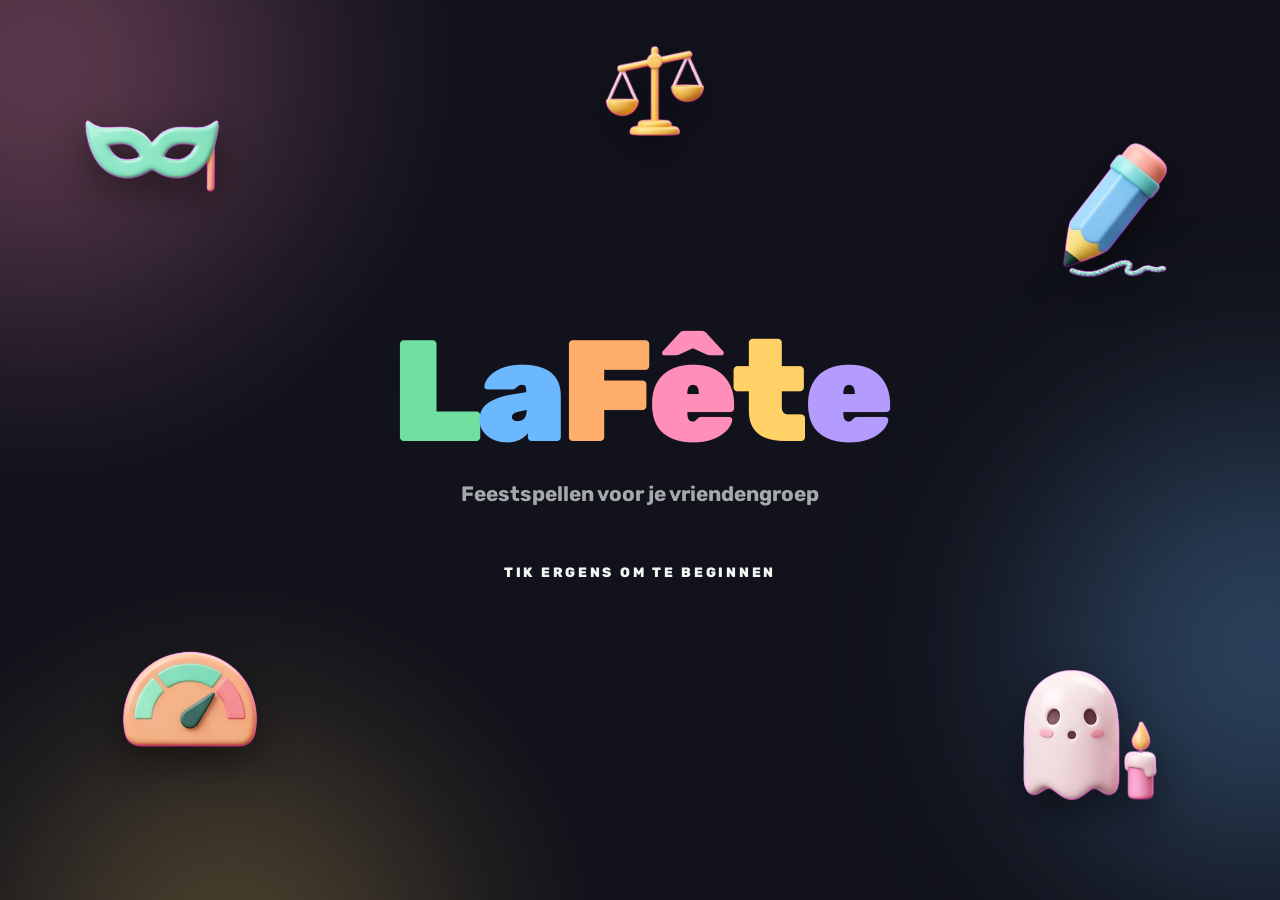
<file: index.html>
<!DOCTYPE html>
<html lang="nl">
<head>
<meta charset="utf-8">
<meta name="viewport" content="width=device-width, initial-scale=1, maximum-scale=1, user-scalable=no, viewport-fit=cover">
<meta name="theme-color" content="#0d1813">
<meta name="color-scheme" content="dark">
<meta name="apple-mobile-web-app-capable" content="yes">
<meta name="apple-mobile-web-app-status-bar-style" content="black-translucent">
<title>LaFête</title>
<meta name="description" content="LaFête: de feestspellen-app voor je vriendengroep.">
<link rel="preconnect" href="https://fonts.googleapis.com">
<link rel="preconnect" href="https://fonts.gstatic.com" crossorigin>
<link href="https://fonts.googleapis.com/css2?family=Rubik:wght@500;600;700;800;900&display=swap" rel="stylesheet">
<link rel="stylesheet" href="css/base.css">
<link rel="stylesheet" href="css/components.css">
<link rel="stylesheet" href="css/ui.css">
<link rel="stylesheet" href="css/games/undercover.css">
<link rel="stylesheet" href="css/games/undercover-privacy.css">
<link rel="stylesheet" href="css/games/saboteur.css">
<link rel="stylesheet" href="css/games/golflengte.css">
<link rel="stylesheet" href="css/games/dilemma.css">
<link rel="stylesheet" href="css/games/blackstories.css">
<link rel="stylesheet" href="css/app.css">
</head>
<body>

<svg width="0" height="0" style="position:absolute" aria-hidden="true" focusable="false">
  <defs>
    <symbol id="i-play" viewBox="0 0 24 24"><path d="M8 5.5v13l11-6.5z" fill="currentColor"/></symbol>
    <symbol id="i-eye" viewBox="0 0 24 24"><path d="M2 12s3.6-7 10-7 10 7 10 7-3.6 7-10 7S2 12 2 12z"/><circle cx="12" cy="12" r="3"/></symbol>
    <symbol id="i-eye-off" viewBox="0 0 24 24"><path d="M10.6 5.1A10.6 10.6 0 0 1 12 5c6.4 0 10 7 10 7a17 17 0 0 1-3.2 4.1M6.4 6.5A16.6 16.6 0 0 0 2 12s3.6 7 10 7a10 10 0 0 0 4.4-1"/><path d="M9.9 9.9a3 3 0 0 0 4.2 4.2"/><path d="M3 3l18 18"/></symbol>
    <symbol id="i-vote" viewBox="0 0 24 24"><path d="M4 13h16v6a1 1 0 0 1-1 1H5a1 1 0 0 1-1-1z"/><path d="M8 13V4.5h8V13"/><path d="M10.5 8.5h3"/></symbol>
    <symbol id="i-spy" viewBox="0 0 24 24"><circle cx="10.5" cy="10.5" r="6.5"/><path d="M15.5 15.5L21 21"/></symbol>
    <symbol id="i-plus" viewBox="0 0 24 24"><path d="M12 5v14M5 12h14"/></symbol>
    <symbol id="i-minus" viewBox="0 0 24 24"><path d="M5 12h14"/></symbol>
    <symbol id="i-users" viewBox="0 0 24 24"><circle cx="9" cy="8" r="3.5"/><path d="M2.5 20c.6-3.6 3.2-5.5 6.5-5.5s5.9 1.9 6.5 5.5"/><path d="M16 4.8a3.4 3.4 0 0 1 0 6.4M18 14.8c1.9.7 3.2 2.4 3.5 5.2"/></symbol>
    <symbol id="i-user" viewBox="0 0 24 24"><circle cx="12" cy="8" r="4"/><path d="M4 21c.8-4.2 4-6.5 8-6.5s7.2 2.3 8 6.5"/></symbol>
    <symbol id="i-mask" viewBox="0 0 24 24"><path d="M3 8c3-2 6-2.5 9-2.5s6 .5 9 2.5c0 6-3.5 11-9 11S3 14 3 8z"/><path d="M7.5 12c1-.9 2.3-.9 3.3 0M13.2 12c1-.9 2.3-.9 3.3 0"/></symbol>
    <symbol id="i-ghost" viewBox="0 0 24 24"><path d="M5 20V11a7 7 0 0 1 14 0v9l-3-2-2 2-2-2-2 2-2-2z"/><path d="M9.5 11h.01M14.5 11h.01"/></symbol>
    <symbol id="i-x" viewBox="0 0 24 24"><path d="M6 6l12 12M18 6L6 18"/></symbol>
    <symbol id="i-crown" viewBox="0 0 24 24"><path d="M3 8l4.5 4L12 5l4.5 7L21 8l-2 11H5z"/></symbol>
    <symbol id="i-check" viewBox="0 0 24 24"><path d="M5 12.5l4.5 4.5L19 7.5"/></symbol>
    <symbol id="i-arrow" viewBox="0 0 24 24"><path d="M5 12h14M13 6l6 6-6 6"/></symbol>
    <symbol id="i-refresh" viewBox="0 0 24 24"><path d="M20 11a8 8 0 1 0-2.3 5.7"/><path d="M20 4v7h-7"/></symbol>
    <symbol id="i-home" viewBox="0 0 24 24"><path d="M3 11l9-7.5L21 11"/><path d="M5.5 9.5V20h13V9.5"/><path d="M10 20v-5.5h4V20"/></symbol>
    <symbol id="i-trophy" viewBox="0 0 24 24"><path d="M7 4h10v5a5 5 0 0 1-10 0z"/><path d="M7 6H4a3 3 0 0 0 3 4M17 6h3a3 3 0 0 1-3 4"/><path d="M12 14v4M8 21h8M9.5 18h5"/></symbol>
    <symbol id="i-back" viewBox="0 0 24 24"><path d="M19 12H5M11 6l-6 6 6 6"/></symbol>
    <symbol id="i-trash" viewBox="0 0 24 24"><path d="M4 7h16M9 7V4h6v3M6.5 7l1 13h9l1-13M10 11v6M14 11v6"/></symbol>
    <symbol id="i-pen" viewBox="0 0 24 24"><path d="M4 20l1-4L16.5 4.5a2.1 2.1 0 0 1 3 3L8 19z"/><path d="M14.5 6.5l3 3"/></symbol>
    <symbol id="i-wave" viewBox="0 0 24 24"><path d="M2 12c2.2-7 4.2-7 5.5 0s3.3 7 5 0 3.3-7 5 0 1.3 3.5 2.5 0"/></symbol>
    <symbol id="i-scale" viewBox="0 0 24 24"><path d="M12 4v16M7 20h10M5 7h14"/><path d="M5 7l-3 7a3 3 0 0 0 6 0zM19 7l-3 7a3 3 0 0 0 6 0z"/></symbol>
    <symbol id="i-herd" viewBox="0 0 24 24"><circle cx="8" cy="9" r="2.6"/><circle cx="16" cy="9" r="2.6"/><circle cx="12" cy="15.5" r="2.6"/><path d="M4 20c.5-1.5 1.5-2.5 3-3M20 20c-.5-1.5-1.5-2.5-3-3"/></symbol>
    <symbol id="i-undo" viewBox="0 0 24 24"><path d="M9 6l-5 5 5 5"/><path d="M4 11h9a5 5 0 0 1 0 10h-3"/></symbol>
    <symbol id="i-target" viewBox="0 0 24 24"><circle cx="12" cy="12" r="9"/><circle cx="12" cy="12" r="5"/><circle cx="12" cy="12" r="1.2"/></symbol>
    <symbol id="i-lock" viewBox="0 0 24 24"><rect x="5" y="11" width="14" height="9" rx="2.5"/><path d="M8 11V8a4 4 0 0 1 8 0v3"/></symbol>
    <symbol id="i-merge" viewBox="0 0 24 24"><path d="M6 4v3c0 4 6 5 6 9v4"/><path d="M18 4v3c0 4-6 5-6 9"/></symbol>
    <symbol id="i-star" viewBox="0 0 24 24"><path d="M12 3l2.7 5.6 6.1.9-4.4 4.3 1 6.1L12 17l-5.4 2.9 1-6.1L3.2 9.5l6.1-.9z"/></symbol>
    <symbol id="i-question" viewBox="0 0 24 24"><path d="M9 9a3 3 0 1 1 4.5 2.6c-1 .6-1.5 1.2-1.5 2.4"/><path d="M12 18h.01"/></symbol>
    <symbol id="i-chameleon" viewBox="0 0 24 24"><path d="M3 11.5c.5-2.5 2.7-4 5.5-4H14c3 0 5.5 2.3 5.5 5.2 0 2.4-1.8 4.3-4 4.3-1.9 0-3.3-1.3-3.3-3 0-1.3.9-2.2 2-2.2"/><path d="M9 17v2.5M15 17v2.5"/><circle cx="7" cy="11" r=".8" fill="currentColor"/></symbol>
    <symbol id="i-shield" viewBox="0 0 24 24"><path d="M12 3l7.5 3v5.5c0 4.6-3.1 8.1-7.5 9.5-4.4-1.4-7.5-4.9-7.5-9.5V6z"/><path d="M9 12l2.2 2.2L15.5 10"/></symbol>
    <symbol id="i-spark" viewBox="0 0 24 24"><path d="M12 3l1.9 5.6L19.5 10.5l-5.6 1.9L12 18l-1.9-5.6L4.5 10.5l5.6-1.9z"/><path d="M19 3v3M17.5 4.5h3"/></symbol>
    <symbol id="i-dice" viewBox="0 0 24 24"><rect x="4" y="4" width="16" height="16" rx="4"/><path d="M8.5 8.5h.01M15.5 8.5h.01M12 12h.01M8.5 15.5h.01M15.5 15.5h.01"/></symbol>
    <symbol id="i-sound" viewBox="0 0 24 24"><path d="M4 9.5h3.5L12 5.5v13l-4.5-4H4z"/><path d="M15.5 9a4.2 4.2 0 0 1 0 6M18 6.5a8 8 0 0 1 0 11"/></symbol>
    <symbol id="i-sound-off" viewBox="0 0 24 24"><path d="M4 9.5h3.5L12 5.5v13l-4.5-4H4z"/><path d="M16 9.5l5 5M21 9.5l-5 5"/></symbol>
    <symbol id="i-settings" viewBox="0 0 24 24"><path d="M4 7h10M18 7h2M4 17h2M10 17h10"/><circle cx="16" cy="7" r="2"/><circle cx="8" cy="17" r="2"/></symbol>
  </defs>
</svg>

<div class="aurora" aria-hidden="true"><i class="blob b1"></i><i class="blob b2"></i><i class="blob b3"></i></div>

<noscript><p style="position:relative;z-index:5;padding:24px">Zet JavaScript aan om te spelen.</p></noscript>

<main id="app"></main>

<!-- SHARED CONFIRM MODAL -->
<div class="modal dismissable" id="m-confirm" role="dialog" aria-modal="true" aria-labelledby="confirmTitle" aria-hidden="true" inert>
  <div class="sheet glass">
    <h3 id="confirmTitle">Stoppen?</h3>
    <p class="sheet-text" id="confirmText" hidden></p>
    <button type="button" class="btn btn-primary" id="confirmNo" data-close="m-confirm">Doorgaan</button>
    <button type="button" class="btn btn-danger" id="confirmYes">Stop spel</button>
  </div>
</div>

<div class="toast glass" id="toast" role="status" aria-live="polite"></div>

<!-- core -->
<script src="js/core/util.js"></script>
<script src="js/core/store.js"></script>
<script src="js/core/ui.js"></script>
<script src="js/core/sound.js"></script>
<script src="js/core/shield.js"></script>
<script src="js/core/fx.js"></script>
<script src="js/core/passflow.js"></script>
<!-- content databases (unchanged) -->
<script src="js/data/undercover.js"></script>
<script src="js/data/saboteur.js"></script>
<script src="js/data/golflengte.js"></script>
<script src="js/data/dilemma.js"></script>
<script src="js/data/blackstories.js"></script>
<!-- games (rules unchanged) -->
<script src="js/games/undercover.js"></script>
<script src="js/games/saboteur-canvas.js"></script>
<script src="js/games/saboteur.js"></script>
<script src="js/games/golflengte.js"></script>
<script src="js/games/blackstories.js"></script>
<script src="js/games/dilemma.js"></script>
<!-- hub + boot -->
<script src="js/hub.js"></script>
<script src="js/main.js"></script>
</body>
</html>
</file>
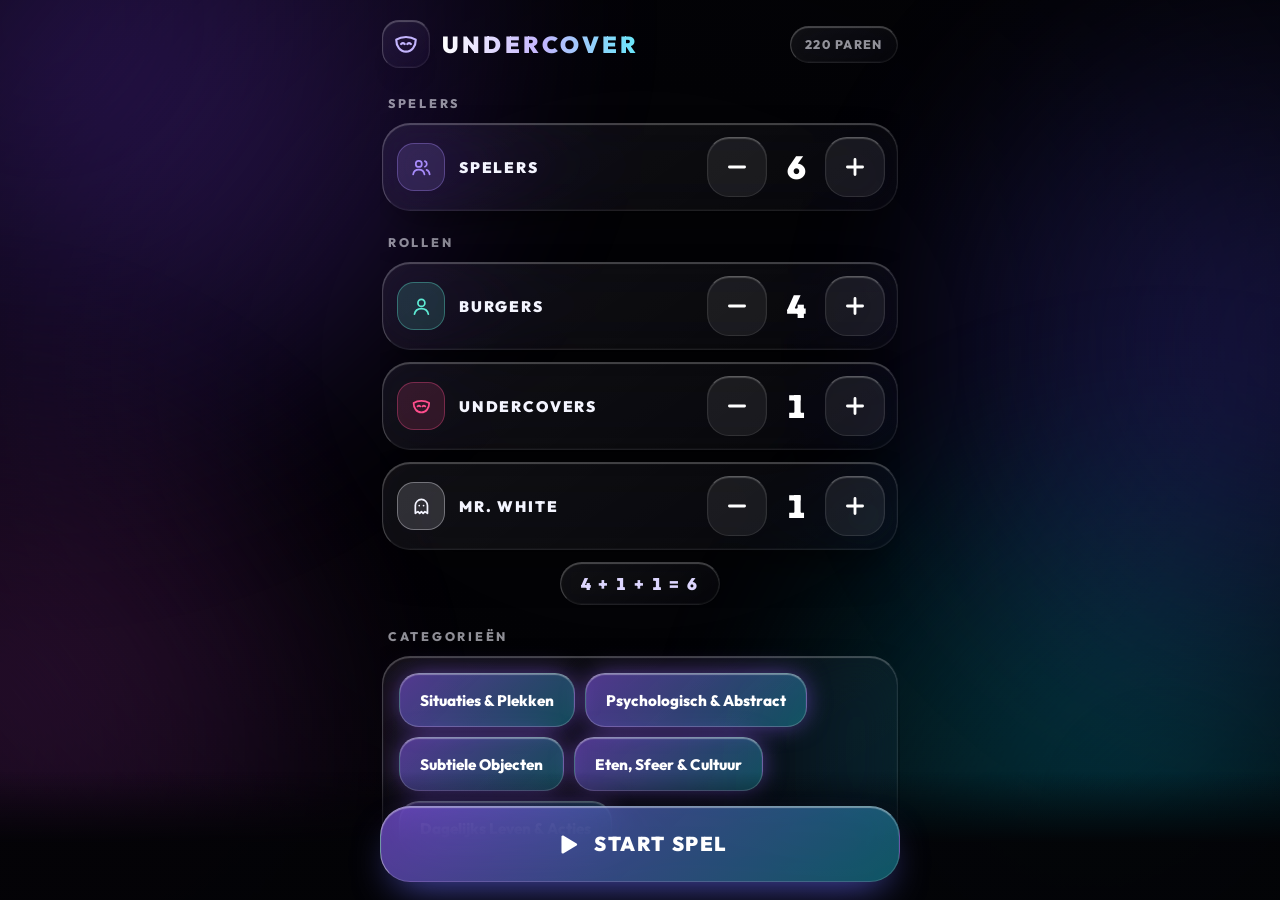
<file: pagina (1).html>
<!DOCTYPE html>
<html lang="nl">
<head>
<meta charset="utf-8">
<meta name="viewport" content="width=device-width, initial-scale=1, maximum-scale=1, user-scalable=no, viewport-fit=cover">
<meta name="theme-color" content="#030306">
<meta name="color-scheme" content="dark">
<title>Undercover · Liquid Glass</title>
<link rel="preconnect" href="https://fonts.googleapis.com">
<link rel="preconnect" href="https://fonts.gstatic.com" crossorigin>
<link href="https://fonts.googleapis.com/css2?family=Outfit:wght@400;600;800;900&display=swap" rel="stylesheet">
<style>
:root{
  --bg:#030306;
  --font:'Outfit','Plus Jakarta Sans',system-ui,-apple-system,'Segoe UI',Roboto,sans-serif;
  --spring:cubic-bezier(0.34,1.56,0.64,1);
  --out:cubic-bezier(0.22,1,0.36,1);
  --fill:linear-gradient(145deg,rgba(255,255,255,.06),rgba(255,255,255,.02));
  --edge:rgba(255,255,255,.22);
  --text:#f4f5ff;
  --muted:rgba(244,245,255,.58);
  --violet:#8b5cf6;
  --cyan:#22d3ee;
  --magenta:#ec4899;
  --indigo:#6366f1;
  --safe-t:env(safe-area-inset-top,0px);
  --safe-b:env(safe-area-inset-bottom,0px);
}
*,*::before,*::after{box-sizing:border-box;-webkit-tap-highlight-color:transparent}
[hidden]{display:none!important}
html,body{
  height:100%;margin:0;background:var(--bg);color:var(--text);
  font-family:var(--font);-webkit-text-size-adjust:100%;
  overflow:hidden;overscroll-behavior:none;touch-action:manipulation;
  -webkit-user-select:none;user-select:none;-webkit-touch-callout:none;
}
button{font-family:inherit}
input{-webkit-user-select:text;user-select:text}
.sr-only{position:absolute;width:1px;height:1px;overflow:hidden;clip:rect(0 0 0 0);white-space:nowrap}
:focus-visible{outline:3px solid rgba(103,232,249,.9);outline-offset:3px}

/* ===== Aurora backdrop ===== */
.aurora{position:fixed;inset:0;overflow:hidden;z-index:0;pointer-events:none;background:var(--bg)}
.blob{
  position:absolute;width:74vmax;height:74vmax;filter:blur(70px);opacity:.5;
  border-radius:42% 58% 63% 37%/41% 44% 56% 59%;will-change:transform,border-radius;
}
.b1{background:radial-gradient(circle at 40% 40%,#7c3aed,transparent 66%);top:-28vmax;left:-26vmax;animation:morph 16s ease-in-out infinite,drift1 26s ease-in-out infinite alternate}
.b2{background:radial-gradient(circle at 50% 50%,#06b6d4,transparent 66%);bottom:-30vmax;right:-28vmax;animation:morph 19s ease-in-out infinite reverse,drift2 30s ease-in-out infinite alternate}
.b3{background:radial-gradient(circle at 50% 50%,#d946ef,transparent 66%);top:30vh;left:-40vmax;opacity:.38;animation:morph 22s ease-in-out infinite,drift3 34s ease-in-out infinite alternate}
.b4{background:radial-gradient(circle at 50% 50%,#4f46e5,transparent 66%);top:-10vmax;right:-38vmax;opacity:.42;animation:morph 18s ease-in-out infinite reverse,drift4 28s ease-in-out infinite alternate}
.vignette{position:absolute;inset:0;background:radial-gradient(ellipse at 50% 40%,transparent 35%,rgba(3,3,6,.7) 100%)}
@keyframes morph{
  0%,100%{border-radius:42% 58% 63% 37%/41% 44% 56% 59%}
  33%{border-radius:63% 37% 38% 62%/55% 61% 39% 45%}
  66%{border-radius:35% 65% 55% 45%/60% 36% 64% 40%}
}
@keyframes drift1{0%{transform:translate3d(0,0,0) scale(1)}50%{transform:translate3d(22vw,14vh,0) scale(1.15)}100%{transform:translate3d(-4vw,28vh,0) scale(.95)}}
@keyframes drift2{0%{transform:translate3d(0,0,0) scale(1)}50%{transform:translate3d(-24vw,-12vh,0) scale(1.1)}100%{transform:translate3d(6vw,-26vh,0) scale(1.2)}}
@keyframes drift3{0%{transform:translate3d(0,0,0) scale(1)}100%{transform:translate3d(60vw,-18vh,0) scale(1.25)}}
@keyframes drift4{0%{transform:translate3d(0,0,0) scale(1.1)}100%{transform:translate3d(-50vw,30vh,0) scale(.9)}}

/* ===== Layout ===== */
#app{position:fixed;inset:0;height:100vh;height:100dvh;z-index:1}
.screen{
  position:absolute;inset:0;display:flex;flex-direction:column;
  padding:calc(var(--safe-t) + 14px) 18px calc(var(--safe-b) + 18px);
  opacity:0;visibility:hidden;pointer-events:none;transform:translateY(36px) scale(.95);
  transition:opacity .4s var(--out),transform .6s var(--spring),visibility 0s .6s;
}
.screen.active{
  opacity:1;visibility:visible;pointer-events:auto;z-index:2;transform:none;
  transition:opacity .5s var(--out) .08s,transform .75s var(--spring) .08s,visibility 0s;
}
.wrap{width:100%;max-width:520px;margin:0 auto;flex:1;display:flex;flex-direction:column;min-height:0}
.top{display:flex;align-items:center;justify-content:space-between;gap:12px;padding:6px 2px 14px}
.center{flex:1;display:flex;flex-direction:column;align-items:center;justify-content:center;gap:22px;text-align:center;min-height:0;padding:8px 0}
.actions{display:flex;flex-direction:column;gap:12px;padding-top:12px}
.eyebrow{margin:0;font-size:.8rem;font-weight:800;letter-spacing:.3em;color:var(--muted);text-transform:uppercase}

/* ===== Liquid glass ===== */
.glass,.glass-lite{
  background:var(--fill);
  border:1px solid rgba(255,255,255,.08);
  border-top-color:var(--edge);border-left-color:var(--edge);
  box-shadow:inset 0 1px 1px rgba(255,255,255,.25),inset 0 -1px 1px rgba(255,255,255,.04),0 20px 50px -22px rgba(0,0,0,.8);
}
.glass{
  -webkit-backdrop-filter:blur(28px) saturate(180%);backdrop-filter:blur(28px) saturate(180%);
  border-radius:28px;
}
.glass-lite{
  -webkit-backdrop-filter:blur(16px) saturate(160%);backdrop-filter:blur(16px) saturate(160%);
  border-radius:24px;
}

/* ===== Buttons ===== */
.btn{
  position:relative;display:inline-flex;align-items:center;justify-content:center;gap:12px;
  min-height:68px;padding:0 28px;border-radius:28px;cursor:pointer;overflow:hidden;
  font-weight:900;font-size:1.15rem;line-height:1;letter-spacing:.08em;text-transform:uppercase;color:#fff;
  background:var(--fill);border:1px solid rgba(255,255,255,.1);border-top-color:var(--edge);border-left-color:var(--edge);
  -webkit-backdrop-filter:blur(28px) saturate(180%);backdrop-filter:blur(28px) saturate(180%);
  box-shadow:inset 0 1px 1px rgba(255,255,255,.25),0 14px 30px -14px rgba(0,0,0,.8);
  transition:transform .55s var(--spring),box-shadow .5s var(--out),opacity .3s,filter .3s;
}
.btn .ic{width:1.45em;height:1.45em}
.btn:active{
  transform:scale(.95);transition-duration:.12s;
  box-shadow:inset 0 1px 1px rgba(255,255,255,.35),0 0 0 6px rgba(139,92,246,.2),0 0 46px 6px rgba(139,92,246,.55);
}
.btn-block{width:100%}
.btn-primary{
  min-height:76px;border-radius:30px;font-size:1.25rem;
  background:linear-gradient(135deg,rgba(139,92,246,.62),rgba(34,211,238,.4));
  border-color:rgba(255,255,255,.14);border-top-color:rgba(255,255,255,.4);border-left-color:rgba(255,255,255,.4);
  box-shadow:inset 0 1px 1px rgba(255,255,255,.4),0 18px 40px -16px rgba(99,102,241,.8);
}
.btn-primary::after{
  content:"";position:absolute;top:-20%;left:0;width:34%;height:140%;pointer-events:none;
  background:linear-gradient(90deg,transparent,rgba(255,255,255,.38),transparent);
  transform:translateX(-170%) skewX(-22deg);animation:shimmer 3.8s var(--out) infinite;
}
@keyframes shimmer{0%{transform:translateX(-170%) skewX(-22deg)}55%,100%{transform:translateX(420%) skewX(-22deg)}}
.btn-danger{
  min-height:76px;border-radius:30px;font-size:1.25rem;
  background:linear-gradient(135deg,rgba(255,77,141,.6),rgba(168,85,247,.42));
  border-top-color:rgba(255,255,255,.4);border-left-color:rgba(255,255,255,.4);
}
.btn-danger:active{box-shadow:inset 0 1px 1px rgba(255,255,255,.35),0 0 0 6px rgba(255,77,141,.2),0 0 46px 6px rgba(255,77,141,.6)}
.btn:disabled{opacity:.38;filter:saturate(.4);cursor:not-allowed}
.btn:disabled::after{display:none}
.icon-btn{
  width:58px;height:58px;border-radius:22px;display:grid;place-items:center;cursor:pointer;color:var(--text);padding:0;
  transition:transform .55s var(--spring),box-shadow .4s var(--out);
}
.icon-btn:active{transform:scale(.9);transition-duration:.1s;box-shadow:0 0 34px 4px rgba(139,92,246,.5)}
.ic{width:1.3em;height:1.3em;fill:none;stroke:currentColor;stroke-width:2;stroke-linecap:round;stroke-linejoin:round;flex:none}

/* ===== Header bits ===== */
.logo{display:flex;align-items:center;gap:12px}
.logo-ic{width:48px;height:48px;border-radius:17px;display:grid;place-items:center;color:#c4b5fd}
.logo-ic .ic{width:26px;height:26px}
.logo h1{margin:0;font-size:1.45rem;font-weight:900;letter-spacing:.14em;background:linear-gradient(90deg,#fff,#c4b5fd 50%,#67e8f9);-webkit-background-clip:text;background-clip:text;color:transparent}
.chip{padding:10px 14px;border-radius:99px;font-weight:800;font-size:.78rem;letter-spacing:.12em;color:var(--muted);white-space:nowrap}
.title{margin:0;font-size:1.6rem;font-weight:900;letter-spacing:.16em}

/* ===== Setup ===== */
.scroll{flex:1;min-height:0;overflow-y:auto;overflow-x:hidden;display:flex;flex-direction:column;gap:12px;padding:2px 2px 130px;scrollbar-width:none;-webkit-overflow-scrolling:touch}
.scroll::-webkit-scrollbar{display:none}
.sec{margin:12px 6px 0;font-size:.78rem;font-weight:800;letter-spacing:.22em;color:var(--muted)}
.row{display:flex;align-items:center;gap:14px;padding:12px 12px 12px 14px;min-height:88px;--rgb:167,139,250}
.row-ic{width:48px;height:48px;border-radius:17px;display:grid;place-items:center;flex:none;color:rgb(var(--rgb));background:rgba(var(--rgb),.14);border:1px solid rgba(var(--rgb),.35)}
.row-label{flex:1;min-width:0;font-weight:900;font-size:.95rem;letter-spacing:.12em;overflow-wrap:anywhere}
.ctrl{display:flex;align-items:center;gap:6px}
.val{min-width:46px;text-align:center;font-size:2rem;font-weight:900;font-variant-numeric:tabular-nums;color:#fff;display:inline-block}
.val.bump{animation:bump .5s var(--spring)}
@keyframes bump{from{transform:scale(1.55);color:rgb(var(--rgb))}to{transform:scale(1)}}
.step{
  width:60px;height:60px;border-radius:22px;display:grid;place-items:center;cursor:pointer;color:#fff;padding:0;
  background:rgba(255,255,255,.07);border:1px solid rgba(255,255,255,.1);border-top-color:rgba(255,255,255,.28);
  box-shadow:inset 0 1px 1px rgba(255,255,255,.2);
  transition:transform .5s var(--spring),box-shadow .4s var(--out),opacity .3s;
}
.step .ic{width:26px;height:26px;stroke-width:2.6}
.step:active{transform:scale(.88);transition-duration:.1s;box-shadow:0 0 0 5px rgba(var(--rgb),.18),0 0 30px 4px rgba(var(--rgb),.55)}
.step[aria-disabled="true"]{opacity:.32}
.eq{align-self:center;padding:10px 20px;border-radius:99px;font-weight:900;letter-spacing:.14em;font-size:1.05rem;font-variant-numeric:tabular-nums;color:#ddd6fe}
.pills{display:flex;flex-wrap:wrap;gap:10px;padding:16px}
.pill{
  min-height:54px;padding:0 20px;border-radius:20px;cursor:pointer;font-weight:800;font-size:.95rem;color:var(--muted);
  background:rgba(255,255,255,.04);border:1px solid rgba(255,255,255,.08);
  transition:transform .5s var(--spring),background .35s,color .35s,box-shadow .35s;
}
.pill:active{transform:scale(.93);transition-duration:.1s}
.pill[aria-pressed="true"]{
  color:#fff;background:linear-gradient(135deg,rgba(139,92,246,.55),rgba(34,211,238,.32));
  border-color:rgba(255,255,255,.2);border-top-color:rgba(255,255,255,.4);box-shadow:inset 0 1px 1px rgba(255,255,255,.35),0 0 26px -4px rgba(139,92,246,.7);
}
.name-list{display:flex;flex-direction:column;gap:10px}
.name-row{display:flex;align-items:center;gap:12px;padding:8px 14px 8px 8px;min-height:62px;transition:box-shadow .35s var(--out),border-color .35s;animation:rise .55s var(--spring) both}
.name-row:focus-within{border-color:rgba(167,139,250,.7);box-shadow:inset 0 1px 1px rgba(255,255,255,.3),0 0 0 4px rgba(139,92,246,.2)}
.name-row .num{width:44px;height:44px;border-radius:16px;display:grid;place-items:center;font-weight:900;background:rgba(255,255,255,.07);color:var(--muted);flex:none}
.name-row input{flex:1;min-width:0;height:44px;background:transparent;border:0;outline:0;color:var(--text);font:800 1.05rem var(--font)}
.name-row input::placeholder{color:rgba(244,245,255,.3)}
.dock{position:absolute;left:0;right:0;bottom:0;padding:34px 18px calc(var(--safe-b) + 18px);background:linear-gradient(to top,rgba(3,3,6,.94) 45%,transparent)}
.dock-in{max-width:520px;margin:0 auto}

/* ===== Pass & reveal ===== */
.avatar{width:116px;height:116px;border-radius:40px;display:grid;place-items:center;font-size:3.2rem;font-weight:900;color:#fff;animation:float 5s ease-in-out infinite;background:linear-gradient(145deg,rgba(139,92,246,.4),rgba(34,211,238,.18))}
@keyframes float{0%,100%{transform:translateY(0) rotate(-2deg)}50%{transform:translateY(-12px) rotate(2deg)}}
.big-name{margin:0;max-width:100%;font-size:clamp(2.2rem,11vw,3.6rem);font-weight:900;line-height:1.05;overflow-wrap:anywhere}
.progress{width:min(70%,260px);height:8px;border-radius:99px;background:rgba(255,255,255,.08);overflow:hidden}
.progress>i{display:block;height:100%;width:0;border-radius:99px;background:linear-gradient(90deg,var(--violet),var(--cyan));transition:width .7s var(--spring)}
.count{margin:0;font-weight:800;letter-spacing:.2em;color:var(--muted);font-size:.9rem}
.flip{perspective:1200px;width:min(86vw,360px);height:min(52vh,380px);height:min(52dvh,380px)}
.flip-inner{position:relative;width:100%;height:100%;transform-style:preserve-3d;transition:transform 1s var(--spring)}
.flip.flipped .flip-inner{transform:rotateY(180deg)}
.face{
  position:absolute;inset:0;border-radius:36px;display:flex;flex-direction:column;align-items:center;justify-content:center;gap:16px;padding:24px;text-align:center;
  -webkit-backface-visibility:hidden;backface-visibility:hidden;
  background:linear-gradient(150deg,rgba(255,255,255,.14),rgba(255,255,255,.04)),rgba(18,16,34,.72);
  border:1px solid rgba(255,255,255,.1);border-top-color:rgba(255,255,255,.4);border-left-color:rgba(255,255,255,.4);
  box-shadow:inset 0 1px 1px rgba(255,255,255,.4),0 30px 80px -20px rgba(99,102,241,.6);
}
.face.back{transform:rotateY(180deg);box-shadow:inset 0 1px 1px rgba(255,255,255,.4),0 30px 90px -18px rgba(34,211,238,.55)}
.face.front .q{font-size:7rem;font-weight:900;line-height:1;background:linear-gradient(135deg,#c4b5fd,#67e8f9);-webkit-background-clip:text;background-clip:text;color:transparent}
.face strong{display:block;max-width:100%;font-weight:900;line-height:1.1;overflow-wrap:anywhere;hyphens:auto;text-shadow:0 0 40px rgba(167,139,250,.7)}

/* ===== Round ===== */
.round-title{display:flex;align-items:baseline;gap:10px;font-weight:900;letter-spacing:.2em}
.round-title span{color:var(--muted);font-size:.85rem}
.round-title b{font-size:2.2rem;line-height:1}
.plist{flex:1;min-height:0;overflow-y:auto;list-style:none;margin:0;padding:4px 2px 12px;display:flex;flex-direction:column;gap:10px;scrollbar-width:none}
.plist::-webkit-scrollbar{display:none}
.plist-label{margin:0 6px 10px}
.prow{
  display:flex;align-items:center;gap:14px;width:100%;min-height:68px;padding:10px 16px 10px 10px;
  color:inherit;font:inherit;text-align:left;
  animation:rise .6s var(--spring) both;animation-delay:calc(var(--i,0) * 40ms);
  transition:transform .5s var(--spring),box-shadow .4s var(--out);
}
button.prow{cursor:pointer}
button.prow:active{transform:scale(.96);transition-duration:.1s;box-shadow:0 0 30px 2px rgba(139,92,246,.45)}
.prow .n{width:46px;height:46px;border-radius:16px;display:grid;place-items:center;font-weight:900;flex:none;background:rgba(255,255,255,.08)}
.prow .nm{flex:1;min-width:0;font-weight:800;font-size:1.15rem;overflow-wrap:anywhere}
.prow .ic{color:var(--muted)}
.prow.dead{opacity:.55}
.prow.dead .nm{text-decoration:line-through;text-decoration-thickness:2px;text-decoration-color:rgba(255,255,255,.55)}
.tag{padding:6px 10px;border-radius:99px;font-size:.7rem;font-weight:900;letter-spacing:.14em;color:#67e8f9;background:rgba(34,211,238,.12);border:1px solid rgba(34,211,238,.4)}
.role{padding:6px 12px;border-radius:99px;font-weight:900;font-size:.7rem;letter-spacing:.12em;white-space:nowrap;color:rgb(var(--rc));background:rgba(var(--rc),.14);border:1px solid rgba(var(--rc),.5)}
.r-civ{--rc:94,234,212}.r-und{--rc:255,77,141}.r-white{--rc:243,244,255}
.foot{display:grid;grid-template-columns:1fr 1.5fr;gap:12px;padding-top:10px}
@keyframes rise{from{opacity:0;transform:translateY(24px) scale(.94)}to{opacity:1;transform:none}}

/* ===== Vote grid ===== */
.vgrid{display:grid;grid-template-columns:repeat(2,minmax(0,1fr));gap:12px;align-content:start}
.vgrid.scroll-y{flex:1;min-height:0;overflow-y:auto;padding:2px 2px 12px;scrollbar-width:none}
.vbtn{
  min-height:78px;padding:12px;border-radius:26px;display:flex;align-items:center;justify-content:center;text-align:center;cursor:pointer;
  font-weight:900;font-size:1.1rem;color:var(--text);overflow-wrap:anywhere;
  animation:rise .55s var(--spring) both;animation-delay:calc(var(--i,0) * 35ms);
  transition:transform .5s var(--spring),background .3s,box-shadow .35s var(--out),border-color .3s;
}
.vbtn:active{transform:scale(.93);transition-duration:.1s}
.vbtn[aria-pressed="true"]{
  transform:scale(1.04);border-color:rgba(255,77,141,.85);
  background:linear-gradient(135deg,rgba(255,77,141,.45),rgba(139,92,246,.3));
  box-shadow:inset 0 1px 1px rgba(255,255,255,.35),0 0 40px rgba(255,77,141,.4);
}

/* ===== Elimination ===== */
#s-elim{--rc:243,244,255}
.elim-stage{position:relative;display:flex;flex-direction:column;align-items:center;gap:14px;text-align:center}
.elim-stage .who{margin:0;font-size:clamp(2rem,10vw,3.2rem);font-weight:900;line-height:1.05;overflow-wrap:anywhere;opacity:0}
.elim-stage .was{margin:0;font-size:1rem;font-weight:800;letter-spacing:.3em;color:var(--muted);opacity:0}
.role-orb{position:relative;display:grid;place-items:center;width:150px;height:150px;border-radius:50%;margin:10px 0;color:rgb(var(--rc));opacity:0;background:radial-gradient(circle,rgba(var(--rc),.25),rgba(var(--rc),.04) 70%);border:1px solid rgba(var(--rc),.5);box-shadow:0 0 70px rgba(var(--rc),.5)}
.role-orb .ic{width:70px;height:70px;stroke-width:1.7}
.ring{position:absolute;inset:0;border-radius:50%;border:2px solid rgba(var(--rc),.7);opacity:0;pointer-events:none}
.role-big{margin:0;font-size:clamp(2.4rem,13vw,4.2rem);font-weight:900;letter-spacing:.06em;line-height:1;color:rgb(var(--rc));text-shadow:0 0 50px rgba(var(--rc),.75);opacity:0}
#s-elim.play .who{animation:rise .7s var(--spring) .35s both}
#s-elim.play .was{animation:fadeUp .6s var(--out) .95s both}
#s-elim.play .role-orb{animation:slam 1s var(--spring) 1.4s both,blurIn .5s var(--out) 1.4s both}
#s-elim.play .role-big{animation:slam 1s var(--spring) 1.55s both,blurIn .5s var(--out) 1.55s both}
#s-elim.play .ring{animation:ring 1.5s var(--out) 1.45s both}
@keyframes fadeUp{from{opacity:0;transform:translateY(14px)}to{opacity:1;transform:none}}
@keyframes slam{from{opacity:0;transform:scale(2.8) rotate(-8deg)}to{opacity:1;transform:none}}
@keyframes blurIn{from{filter:blur(16px)}to{filter:blur(0)}}
@keyframes ring{0%{opacity:.9;transform:scale(.6)}100%{opacity:0;transform:scale(2.6)}}

/* ===== Victory ===== */
#s-victory{--w1:94,234,212;--w2:34,211,238}
#s-victory[data-winner="inf"]{--w1:255,77,141;--w2:168,85,247}
#s-victory[data-winner="white"]{--w1:243,244,255;--w2:139,92,246}
.vhead{text-align:center;padding:6px 0 14px}
.vhead h2{margin:8px 0 6px;font-size:clamp(2rem,10vw,3rem);font-weight:900;line-height:1.05;letter-spacing:.04em;background:linear-gradient(90deg,rgb(var(--w1)),rgb(var(--w2)));-webkit-background-clip:text;background-clip:text;color:transparent;filter:drop-shadow(0 0 24px rgba(var(--w1),.45))}
.vhead .ic{width:48px;height:48px;color:rgb(var(--w1));filter:drop-shadow(0 0 16px rgba(var(--w1),.7))}
.words{display:grid;grid-template-columns:1fr 1fr;gap:12px}
.wtile{padding:16px 12px;text-align:center;display:flex;flex-direction:column;gap:8px;min-width:0}
.wtile small{font-size:.68rem;font-weight:800;letter-spacing:.16em;color:var(--muted)}
.wtile strong{font-size:1.2rem;font-weight:900;overflow-wrap:anywhere;hyphens:auto}
.wtile.civ strong{color:rgb(94,234,212)}
.wtile.und strong{color:rgb(255,77,141)}
.prow.win{border-color:rgba(var(--w1),.6);box-shadow:inset 0 1px 1px rgba(255,255,255,.3),0 0 30px -6px rgba(var(--w1),.55)}
.prow.win .ic{color:rgb(var(--w1))}
.out-note{font-size:.7rem;font-weight:800;letter-spacing:.12em;color:var(--muted)}
.confetti{position:fixed;left:50%;top:32%;width:10px;height:14px;border-radius:3px;z-index:60;pointer-events:none;background:var(--c);animation:confetti 1.8s var(--out) forwards}
@keyframes confetti{
  0%{opacity:1;transform:translate(-50%,-50%) rotate(0) scale(.4)}
  100%{opacity:0;transform:translate(calc(-50% + var(--dx)),calc(-50% + var(--dy))) rotate(var(--rot)) scale(1)}
}

/* ===== Modals ===== */
.modal{
  position:fixed;inset:0;z-index:50;display:grid;place-items:center;padding:20px;
  background:rgba(3,3,6,.55);-webkit-backdrop-filter:blur(14px);backdrop-filter:blur(14px);
  opacity:0;visibility:hidden;transition:opacity .35s var(--out),visibility 0s .35s;
}
.modal.open{opacity:1;visibility:visible;transition:opacity .35s var(--out)}
.sheet{width:min(100%,440px);max-height:calc(100vh - 40px);max-height:calc(100dvh - 40px);overflow-y:auto;padding:24px;display:flex;flex-direction:column;gap:16px;text-align:center;transform:translateY(40px) scale(.9);transition:transform .6s var(--spring)}
.sheet.glass{background:linear-gradient(145deg,rgba(52,44,92,.8),rgba(18,16,36,.86))}
.modal.open .sheet{transform:none}
.sheet h3{margin:0;font-size:clamp(1.8rem,8vw,2.4rem);font-weight:900;line-height:1.1;overflow-wrap:anywhere}
.sheet .view{display:flex;flex-direction:column;gap:16px}
.word-card{padding:28px 18px;border-radius:26px;background:rgba(255,255,255,.05);border:1px solid rgba(255,255,255,.14);min-height:130px;display:grid;place-items:center}
.word-card strong{font-weight:900;line-height:1.1;overflow-wrap:anywhere;hyphens:auto;text-shadow:0 0 30px rgba(167,139,250,.6)}
.input{width:100%;min-height:68px;padding:0 20px;border-radius:24px;text-align:center;color:var(--text);font:800 1.3rem var(--font);background:rgba(255,255,255,.06);border:1px solid rgba(255,255,255,.14);border-top-color:rgba(255,255,255,.3);outline:0;transition:box-shadow .3s,border-color .3s}
.input:focus{border-color:rgba(167,139,250,.8);box-shadow:0 0 0 4px rgba(139,92,246,.25)}
.feedback{min-height:1.6em;font-weight:900;letter-spacing:.2em;font-size:1.1rem}
.feedback.ok{color:rgb(94,234,212)}
.feedback.bad{color:rgb(255,77,141)}
.toast{
  position:fixed;left:50%;top:calc(var(--safe-t) + 14px);z-index:80;transform:translate(-50%,-140%);
  padding:14px 22px;border-radius:99px;font-weight:800;font-size:.9rem;letter-spacing:.06em;text-align:center;max-width:calc(100vw - 32px);
  background:linear-gradient(145deg,rgba(52,44,92,.88),rgba(18,16,36,.92));
  opacity:0;pointer-events:none;transition:transform .6s var(--spring),opacity .3s;
}
.toast.show{transform:translate(-50%,0);opacity:1}
.shake{animation:shake .45s var(--out)}
@keyframes shake{0%,100%{transform:translateX(0)}20%{transform:translateX(-9px)}40%{transform:translateX(8px)}60%{transform:translateX(-5px)}80%{transform:translateX(3px)}}

@media (max-width:360px){
  .row{gap:10px;padding:10px}
  .step{width:54px;height:54px}
  .val{min-width:38px;font-size:1.7rem}
  .row-ic{display:none}
}
@media (min-width:700px){
  .vgrid{grid-template-columns:repeat(3,minmax(0,1fr))}
}
@media (prefers-reduced-motion:reduce){
  *,*::before,*::after{animation-duration:.001ms!important;animation-iteration-count:1!important;transition-duration:.001ms!important;transition-delay:0s!important}
}
</style>
</head>
<body>

<svg width="0" height="0" style="position:absolute" aria-hidden="true" focusable="false">
  <defs>
    <symbol id="i-play" viewBox="0 0 24 24"><path d="M8 5.5v13l11-6.5z" fill="currentColor"/></symbol>
    <symbol id="i-eye" viewBox="0 0 24 24"><path d="M2 12s3.6-7 10-7 10 7 10 7-3.6 7-10 7S2 12 2 12z"/><circle cx="12" cy="12" r="3"/></symbol>
    <symbol id="i-eye-off" viewBox="0 0 24 24"><path d="M10.6 5.1A10.6 10.6 0 0 1 12 5c6.4 0 10 7 10 7a17 17 0 0 1-3.2 4.1M6.4 6.5A16.6 16.6 0 0 0 2 12s3.6 7 10 7a10 10 0 0 0 4.4-1"/><path d="M9.9 9.9a3 3 0 0 0 4.2 4.2"/><path d="M3 3l18 18"/></symbol>
    <symbol id="i-vote" viewBox="0 0 24 24"><path d="M4 13h16v6a1 1 0 0 1-1 1H5a1 1 0 0 1-1-1z"/><path d="M8 13V4.5h8V13"/><path d="M10.5 8.5h3"/></symbol>
    <symbol id="i-spy" viewBox="0 0 24 24"><circle cx="10.5" cy="10.5" r="6.5"/><path d="M15.5 15.5L21 21"/></symbol>
    <symbol id="i-plus" viewBox="0 0 24 24"><path d="M12 5v14M5 12h14"/></symbol>
    <symbol id="i-minus" viewBox="0 0 24 24"><path d="M5 12h14"/></symbol>
    <symbol id="i-users" viewBox="0 0 24 24"><circle cx="9" cy="8" r="3.5"/><path d="M2.5 20c.6-3.6 3.2-5.5 6.5-5.5s5.9 1.9 6.5 5.5"/><path d="M16 4.8a3.4 3.4 0 0 1 0 6.4M18 14.8c1.9.7 3.2 2.4 3.5 5.2"/></symbol>
    <symbol id="i-user" viewBox="0 0 24 24"><circle cx="12" cy="8" r="4"/><path d="M4 21c.8-4.2 4-6.5 8-6.5s7.2 2.3 8 6.5"/></symbol>
    <symbol id="i-mask" viewBox="0 0 24 24"><path d="M3 8c3-2 6-2.5 9-2.5s6 .5 9 2.5c0 6-3.5 11-9 11S3 14 3 8z"/><path d="M7.5 12c1-.9 2.3-.9 3.3 0M13.2 12c1-.9 2.3-.9 3.3 0"/></symbol>
    <symbol id="i-ghost" viewBox="0 0 24 24"><path d="M5 20V11a7 7 0 0 1 14 0v9l-3-2-2 2-2-2-2 2-2-2z"/><path d="M9.5 11h.01M14.5 11h.01"/></symbol>
    <symbol id="i-x" viewBox="0 0 24 24"><path d="M6 6l12 12M18 6L6 18"/></symbol>
    <symbol id="i-crown" viewBox="0 0 24 24"><path d="M3 8l4.5 4L12 5l4.5 7L21 8l-2 11H5z"/></symbol>
    <symbol id="i-check" viewBox="0 0 24 24"><path d="M5 12.5l4.5 4.5L19 7.5"/></symbol>
    <symbol id="i-arrow" viewBox="0 0 24 24"><path d="M5 12h14M13 6l6 6-6 6"/></symbol>
    <symbol id="i-refresh" viewBox="0 0 24 24"><path d="M20 11a8 8 0 1 0-2.3 5.7"/><path d="M20 4v7h-7"/></symbol>
  </defs>
</svg>

<div class="aurora" aria-hidden="true">
  <i class="blob b1"></i><i class="blob b2"></i><i class="blob b3"></i><i class="blob b4"></i>
  <div class="vignette"></div>
</div>

<noscript><p style="position:relative;z-index:5;padding:24px">Zet JavaScript aan om te spelen.</p></noscript>

<main id="app">

  <!-- SETUP -->
  <section class="screen active" id="s-setup" aria-label="Instellingen">
    <div class="wrap">
      <header class="top">
        <div class="logo">
          <span class="logo-ic glass" aria-hidden="true"><svg class="ic"><use href="#i-mask"/></svg></span>
          <h1>UNDERCOVER</h1>
        </div>
        <span class="chip glass-lite" id="poolChip" aria-label="Beschikbare woordparen"></span>
      </header>
      <div class="scroll" id="setupScroll">
        <p class="sec">SPELERS</p>
        <div id="rowTotal"></div>
        <p class="sec">ROLLEN</p>
        <div id="rowRoles" style="display:flex;flex-direction:column;gap:12px"></div>
        <div class="eq glass-lite" id="eq" aria-live="polite"></div>
        <p class="sec">CATEGORIEËN</p>
        <div class="glass"><div class="pills" id="pills" role="group" aria-label="Categorieën"></div></div>
        <p class="sec">NAMEN</p>
        <div class="name-list" id="nameList"></div>
      </div>
    </div>
    <div class="dock"><div class="dock-in">
      <button type="button" class="btn btn-primary btn-block" id="btnStart"><svg class="ic" aria-hidden="true"><use href="#i-play"/></svg>START SPEL</button>
    </div></div>
  </section>

  <!-- PASS -->
  <section class="screen" id="s-pass" aria-label="Doorgeven">
    <div class="wrap">
      <div class="center">
        <p class="eyebrow">GEEF AAN</p>
        <div class="avatar glass" id="passAvatar" aria-hidden="true"></div>
        <h2 class="big-name" id="passName"></h2>
        <div class="progress" id="passProgress" role="progressbar" aria-label="Voortgang" aria-valuemin="0" aria-valuemax="100" aria-valuenow="0"><i id="passBar"></i></div>
        <p class="count" id="passCount"></p>
      </div>
      <div class="actions">
        <button type="button" class="btn btn-primary" id="btnSee"><svg class="ic" aria-hidden="true"><use href="#i-eye"/></svg>BEKIJK WOORD</button>
      </div>
    </div>
  </section>

  <!-- REVEAL -->
  <section class="screen" id="s-reveal" aria-label="Geheim woord">
    <div class="wrap">
      <div class="center">
        <p class="eyebrow" id="revealWho"></p>
        <div class="flip" id="flip">
          <div class="flip-inner">
            <div class="face front" aria-hidden="true"><span class="q">?</span></div>
            <div class="face back">
              <span class="eyebrow" id="revealLabel"></span>
              <strong id="revealWord" aria-live="polite"></strong>
            </div>
          </div>
        </div>
      </div>
      <div class="actions">
        <button type="button" class="btn btn-primary" id="btnHide"><svg class="ic" aria-hidden="true"><use href="#i-eye-off"/></svg><span id="btnHideLabel">VERBERG & VOLGENDE</span></button>
      </div>
    </div>
  </section>

  <!-- ROUND -->
  <section class="screen" id="s-round" aria-label="Ronde">
    <div class="wrap">
      <header class="top">
        <button type="button" class="icon-btn glass" id="btnStop" aria-label="Stop spel"><svg class="ic"><use href="#i-x"/></svg></button>
        <div class="round-title"><span>RONDE</span><b id="roundNum">1</b></div>
        <span class="chip glass-lite" id="aliveChip"></span>
      </header>
      <p class="eyebrow plist-label">SPREEKVOLGORDE</p>
      <ol class="plist" id="orderList"></ol>
      <div class="foot">
        <button type="button" class="btn" id="btnPeek"><svg class="ic" aria-hidden="true"><use href="#i-spy"/></svg>SPIEK</button>
        <button type="button" class="btn btn-primary" id="btnVote"><svg class="ic" aria-hidden="true"><use href="#i-vote"/></svg>STEM</button>
      </div>
    </div>
  </section>

  <!-- VOTE -->
  <section class="screen" id="s-vote" aria-label="Stemmen">
    <div class="wrap">
      <header class="top">
        <button type="button" class="icon-btn glass" id="voteBack" aria-label="Terug"><svg class="ic"><use href="#i-x"/></svg></button>
        <h2 class="title">STEM</h2>
        <span style="width:58px" aria-hidden="true"></span>
      </header>
      <div class="vgrid scroll-y" id="voteGrid" role="group" aria-label="Kies een speler"></div>
      <div class="actions">
        <button type="button" class="btn btn-danger" id="voteConfirm" disabled><svg class="ic" aria-hidden="true"><use href="#i-vote"/></svg>ELIMINEER</button>
      </div>
    </div>
  </section>

  <!-- ELIMINATION -->
  <section class="screen" id="s-elim" aria-label="Eliminatie">
    <div class="wrap">
      <div class="center" aria-live="polite">
        <div class="elim-stage">
          <h2 class="who" id="elimName"></h2>
          <p class="was">WAS EEN</p>
          <div class="role-orb" id="elimOrb" aria-hidden="true"><span class="ring"></span></div>
          <p class="role-big" id="elimRole"></p>
        </div>
      </div>
      <div class="actions">
        <button type="button" class="btn btn-primary" id="elimNext" disabled><svg class="ic" aria-hidden="true"><use href="#i-arrow"/></svg>DOOR</button>
      </div>
    </div>
  </section>

  <!-- VICTORY -->
  <section class="screen" id="s-victory" aria-label="Einde">
    <div class="wrap">
      <div class="vhead">
        <svg class="ic" aria-hidden="true"><use href="#i-crown"/></svg>
        <h2 id="vTitle"></h2>
        <p class="eyebrow" id="vSub"></p>
      </div>
      <div class="words">
        <div class="wtile glass civ"><small>BURGER WOORD</small><strong id="vCiv"></strong></div>
        <div class="wtile glass und"><small>UNDERCOVER WOORD</small><strong id="vUnd"></strong></div>
      </div>
      <ul class="plist" id="vList" style="margin-top:12px"></ul>
      <div class="actions">
        <button type="button" class="btn btn-primary" id="btnAgain"><svg class="ic" aria-hidden="true"><use href="#i-refresh"/></svg>NIEUW POTJE</button>
      </div>
    </div>
  </section>
</main>

<!-- PEEK MODAL -->
<div class="modal" id="m-peek" role="dialog" aria-modal="true" aria-labelledby="peekTitle" aria-hidden="true" inert>
  <div class="sheet glass">
    <div class="view" id="peekPick">
      <h3 id="peekTitle">WIE BEN JIJ?</h3>
      <div class="vgrid" id="peekGrid"></div>
      <button type="button" class="btn" data-close="m-peek">ANNULEER</button>
    </div>
    <div class="view" id="peekGuard" hidden>
      <p class="eyebrow">ALLEEN</p>
      <h3 id="peekName"></h3>
      <button type="button" class="btn btn-primary" id="peekSee"><svg class="ic" aria-hidden="true"><use href="#i-eye"/></svg>BEKIJK WOORD</button>
      <button type="button" class="btn" id="peekCancel">TERUG</button>
    </div>
    <div class="view" id="peekShow" hidden>
      <p class="eyebrow" id="peekLabel"></p>
      <div class="word-card"><strong id="peekWord"></strong></div>
      <button type="button" class="btn btn-primary" id="peekHide"><svg class="ic" aria-hidden="true"><use href="#i-eye-off"/></svg>VERBERG</button>
    </div>
  </div>
</div>

<!-- MR. WHITE GUESS MODAL -->
<div class="modal" id="m-guess" role="dialog" aria-modal="true" aria-labelledby="guessTitle" aria-hidden="true" inert>
  <form class="sheet glass" id="guessForm" autocomplete="off" novalidate>
    <p class="eyebrow">LAATSTE KANS</p>
    <h3 id="guessTitle">MR. WHITE</h3>
    <p class="eyebrow" id="guessWho"></p>
    <label class="sr-only" for="guessInput">Burgerwoord</label>
    <input class="input" id="guessInput" type="text" maxlength="40" placeholder="Burgerwoord…" enterkeyhint="go" autocapitalize="off" autocorrect="off" spellcheck="false">
    <div class="feedback" id="guessFb" role="status" aria-live="polite"></div>
    <button type="submit" class="btn btn-primary" id="guessBtn"><svg class="ic" aria-hidden="true"><use href="#i-check"/></svg>RADEN</button>
  </form>
</div>

<!-- CONFIRM MODAL -->
<div class="modal" id="m-confirm" role="dialog" aria-modal="true" aria-labelledby="confirmTitle" aria-hidden="true" inert>
  <div class="sheet glass">
    <h3 id="confirmTitle">STOPPEN?</h3>
    <button type="button" class="btn btn-primary" data-close="m-confirm">DOORGAAN</button>
    <button type="button" class="btn btn-danger" id="confirmYes" style="min-height:68px">STOP SPEL</button>
  </div>
</div>

<div class="toast glass" id="toast" role="status" aria-live="polite"></div>

<script>
(function () {
  'use strict';

  /* =====================================================================
     DATA — 5 categorieën × 44 woordparen = 220 duo's (volledig uitgeschreven)
     ===================================================================== */
  var CATEGORIES = [
    { id: 'situaties', name: 'Situaties & Plekken', pairs: [
      'Eerste date|Sollicitatiegesprek', 'Sauna|Sportschool', 'Begrafenis|Bruiloft', 'Biechtstoel|Verhoorkamer',
      'Festival|Camping', 'Wachtkamer|Vertrekhal', 'Bibliotheek|Museum', 'Kermis|Pretpark',
      'Bioscoop|Theater', 'Strandtent|Stadsterras', 'Ziekenhuis|Tandartspraktijk', 'Hotellobby|Luchthaven',
      'Schoolplein|Kinderdagverblijf', 'Examenzaal|Rechtbank', 'Dierentuin|Kinderboerderij', 'Escaperoom|Spookhuis',
      'Kampvuur|Barbecue', 'Reünie|Verjaardagsfeestje', 'Zwembad|Wellnesscentrum', 'Kantoortuin|Klaslokaal',
      'Stadion|Concertzaal', 'Bingoavond|Kaartavond', 'Vliegtuig|Trein', 'Veerboot|Cruiseschip',
      'Vakantiehuisje|Hotelkamer', 'Logeerpartij|Slaapfeestje', 'Pashokje|Kapperszaak', 'Kringloopwinkel|Antiekmarkt',
      'Verhuizing|Emigratie', 'Gevangenis|Kostschool', 'Bunker|Kelder', 'Dakterras|Balkon',
      'Tuinfeest|Buurtbarbecue', 'Speeddate|Netwerkborrel', 'Eerste schooldag|Eerste werkdag', 'Rondleiding|Excursie',
      'Skipiste|Schaatsbaan', 'Casino|Bingohal', 'Observatorium|Planetarium', 'Rijschool|Vliegschool',
      'Spoedeisende hulp|Huisartsenpost', 'Zolder|Garage', 'Parkeergarage|Tunnel', 'Werkoverleg|Familiediner'
    ]},
    { id: 'psycho', name: 'Psychologisch & Abstract', pairs: [
      'Jaloers|Onzeker', 'Spijt|Schuldgevoel', 'Nostalgie|Heimwee', 'Roddel|Geheim',
      'Karma|Wraak', 'Arrogant|Zelfverzekerd', 'Verlegen|Introvert', 'Koppig|Vastberaden',
      'Verdriet|Rouw', 'Angst|Stress', 'Eenzaamheid|Verveling', 'Trots|Hoogmoed',
      'Moed|Roekeloosheid', 'Geluk|Toeval', 'Hoop|Optimisme', 'Wantrouwen|Paranoia',
      'Vriendschap|Kameraadschap', 'Liefde|Verliefdheid', 'Gewoonte|Verslaving', 'Ambitie|Hebzucht',
      'Nieuwsgierig|Bemoeiziek', 'Zuinig|Gierig', 'Eerlijk|Tactloos', 'Beleefd|Onderdanig',
      'Vergeving|Vergeten', 'Medelijden|Medeleven', 'Fantasie|Leugen', 'Herinnering|Droom',
      'Intuïtie|Voorgevoel', 'Dankbaarheid|Opluchting', 'Schaamte|Gêne', 'Wijsheid|Slimheid',
      'Verzet|Rebellie', 'Gehoorzaam|Volgzaam', 'Zelfspot|Zelfkritiek', 'Dromer|Idealist',
      'Perfectionisme|Controledrang', 'Woede|Irritatie', 'Opwinding|Zenuwen', 'Rust|Stilte',
      'Gemis|Leegte', 'Respect|Bewondering', 'Macht|Invloed', 'Vrijheid|Onafhankelijkheid'
    ]},
    { id: 'objecten', name: 'Subtiele Objecten', pairs: [
      'Zonnebrandcrème|Bodylotion', 'Tatoeage|Litteken', 'Paspoort|Rijbewijs', 'Wekker|Timer',
      'Parfum|Deodorant', 'Kompas|GPS', 'Zaklamp|Kaars', 'Rugzak|Weekendtas',
      'Pen|Potlood', 'Horloge|Smartwatch', 'Bril|Contactlenzen', 'Paraplu|Regenjas',
      'Sjaal|Das', 'Handschoenen|Wanten', 'Sleutelbos|Pasje', 'Portemonnee|Geldclip',
      'Spiegel|Raam', 'Kussen|Knuffel', 'Deken|Slaapzak', 'Matras|Luchtbed',
      'Fotoalbum|Dagboek', 'Kaart|Brief', 'Cadeaubon|Waardebon', 'Ansichtkaart|Wenskaart',
      'Koptelefoon|Oordopjes', 'Radio|Podcast', 'Boek|E-reader', 'Laptop|Tablet',
      'Powerbank|Oplader', 'Afstandsbediening|Joystick', 'Ring|Armband', 'Ketting|Hanger',
      'Kam|Borstel', 'Föhn|Krultang', 'Schaar|Mes', 'Hamer|Boormachine',
      'Ladder|Trap', 'Zaag|Bijl', 'Thermosfles|Waterfles', 'Kluisje|Brievenbus',
      'Zakmes|Nagelknipper', 'Sticker|Button', 'Camera|Verrekijker', 'Fluit|Trompet'
    ]},
    { id: 'cultuur', name: 'Eten, Sfeer & Cultuur', pairs: [
      'Champagne|Prosecco', 'Frituur|Kebabzaak', 'Bruine kroeg|Nachtclub', 'Foodtruck|Marktkraam',
      'Tapas|Borrelplank', 'Sushi|Poké bowl', 'Pizza|Flammkuchen', 'Pannenkoek|Wafel',
      'Stamppot|Hutspot', 'Bitterballen|Kroketten', 'Haring|Zalm', 'Appeltaart|Vlaai',
      'Koffie|Espresso', 'Thee|Kruidenthee', 'Bier|Cider', 'Whisky|Cognac',
      'Rode wijn|Port', 'Cocktail|Shot', 'Ontbijt|Brunch', 'Lunch|High tea',
      'Barbecue|Gourmetten', 'Fondue|Raclette', 'Soep|Bouillon', 'Salade|Rauwkost',
      'Chocola|Cacao', 'Ijs|Sorbet', 'Slagroom|Kwark', 'Honing|Stroop',
      'Carnaval|Oktoberfest', 'Koningsdag|Sinterklaas', 'Oud en nieuw|Verjaardag', 'Pride|Demonstratie',
      'Opera|Musical', 'Stand-up|Cabaret', 'Jazz|Blues', 'Techno|House',
      'Graffiti|Muurschildering', 'Poëzie|Songtekst', 'Stripboek|Roman', 'Karaoke|Playback',
      'Rijsttafel|Buffet', 'Kantine|Restaurant', 'Cafetaria|Snackbar', 'Broodje kroket|Tosti'
    ]},
    { id: 'dagelijks', name: 'Dagelijks Leven & Acties', pairs: [
      'Spijbelen|Ziek melden', 'Ghosten|Blokkeren', 'Stalken|Lurken', 'Powernap|Meditatie',
      'Schoonmaken|Opruimen', 'Winkelen|Rondneuzen', 'Sporten|Wandelen', 'Koken|Bakken',
      'Fietsen|Hardlopen', 'Zwemmen|Snorkelen', 'Dansen|Aerobics', 'Zingen|Neuriën',
      'Fluisteren|Mompelen', 'Roepen|Schreeuwen', 'Lachen|Giechelen', 'Huilen|Snikken',
      'Bellen|Appen', 'Mailen|Posten', 'Scrollen|Zappen', 'Gamen|Gokken',
      'Daten|Flirten', 'Zoenen|Knuffelen', 'Ruziën|Discussiëren', 'Klagen|Zeuren',
      'Sparen|Beleggen', 'Lenen|Huren', 'Verkopen|Ruilen', 'Onderhandelen|Afdingen',
      'Verslapen|Uitslapen', 'Dutten|Slapen', 'Dromen|Dagdromen', 'Snurken|Slaapwandelen',
      'Verhuizen|Vertrekken', 'Inpakken|Uitpakken', 'Wachten|Treuzelen', 'Haasten|Rennen',
      'Solliciteren|Stage lopen', 'Ontslag nemen|Ontslagen worden', 'Vergaderen|Overleggen', 'Promotie|Salarisverhoging',
      'Afspreken|Uitnodigen', 'Boodschappen doen|Bestellen', 'Afwassen|Afdrogen', 'Tanden poetsen|Mondspoelen'
    ]}
  ];

  var ALL_PAIRS = [];
  CATEGORIES.forEach(function (cat) {
    cat.pairs.forEach(function (raw) {
      var parts = raw.split('|');
      ALL_PAIRS.push({ id: cat.id + ':' + raw, cat: cat.id, a: parts[0], b: parts[1] });
    });
  });
  // Integriteitscheck: geen dubbele id's, elk paar heeft twee verschillende woorden.
  (function () {
    var seen = {};
    ALL_PAIRS.forEach(function (p) {
      if (seen[p.id] || !p.a || !p.b || p.a === p.b) console.warn('Ongeldig woordpaar:', p.id);
      seen[p.id] = true;
    });
    console.info('Woordparen geladen:', ALL_PAIRS.length);
  })();

  /* =====================================================================
     CONSTANTS & HELPERS
     ===================================================================== */
  var MIN = 3, MAX = 20, NAME_MAX = 14;
  var LS_KEY = 'undercover-liquid-glass:v1';
  var NS = 'http://www.w3.org/2000/svg';
  var ROLE_LABEL = { civ: 'BURGER', und: 'UNDERCOVER', white: 'MR. WHITE' };
  var ROLE_CLASS = { civ: 'r-civ', und: 'r-und', white: 'r-white' };
  var ROLE_ICON = { civ: 'user', und: 'mask', white: 'ghost' };
  var ROLE_RGB = { civ: '94,234,212', und: '255,77,141', white: '243,244,255' };
  var DEFAULT_SETUP = { total: 6, und: 1, white: 1 };
  var MSG_MAJORITY = 'Minstens evenveel burgers als infiltranten';
  var MSG_MIN_INF = 'Minstens 1 infiltrant nodig';

  var ROWS = [
    { key: 'total', label: 'SPELERS', icon: 'users', rgb: '167,139,250', minus: 'Minder spelers', plus: 'Meer spelers' },
    { key: 'civ', label: 'BURGERS', icon: 'user', rgb: '94,234,212', minus: 'Minder burgers', plus: 'Meer burgers' },
    { key: 'und', label: 'UNDERCOVERS', icon: 'mask', rgb: '255,77,141', minus: 'Minder undercovers', plus: 'Meer undercovers' },
    { key: 'white', label: 'MR. WHITE', icon: 'ghost', rgb: '243,244,255', minus: 'Minder Mr. White', plus: 'Meer Mr. White' }
  ];

  var SCREEN_FOCUS = {
    setup: '#btnStart', pass: '#btnSee', reveal: '#btnHide', round: '#btnVote',
    vote: '#voteBack', elim: '#elimNext', victory: '#btnAgain'
  };

  var state = { setup: null, names: [], used: [] };
  var game = null;
  var current = 'setup';
  var refs = {};
  var pillRefs = {};
  var flipTimer = null, elimTimer = null, toastTimer = null, guessTimer = null;
  var guessLocked = false;

  function $(sel, root) { return (root || document).querySelector(sel); }
  function $$(sel, root) { return Array.prototype.slice.call((root || document).querySelectorAll(sel)); }

  function h(tag, props) {
    var el = document.createElement(tag);
    var p = props || {};
    Object.keys(p).forEach(function (k) {
      var v = p[k];
      if (v === null || v === undefined || v === false) return;
      if (k === 'class') el.className = v;
      else if (k === 'style') el.style.cssText = v;
      else if (k.indexOf('on') === 0) el.addEventListener(k.slice(2).toLowerCase(), v);
      else el.setAttribute(k, v === true ? '' : v);
    });
    for (var i = 2; i < arguments.length; i++) {
      var kids = [].concat(arguments[i]);
      kids.forEach(function (c) {
        if (c === null || c === undefined || c === false) return;
        el.appendChild(c.nodeType ? c : document.createTextNode(String(c)));
      });
    }
    return el;
  }

  function icon(name) {
    var s = document.createElementNS(NS, 'svg');
    s.setAttribute('class', 'ic');
    s.setAttribute('aria-hidden', 'true');
    var u = document.createElementNS(NS, 'use');
    u.setAttribute('href', '#i-' + name);
    s.appendChild(u);
    return s;
  }

  function rand(n) {
    if (window.crypto && window.crypto.getRandomValues) {
      var buf = new Uint32Array(1);
      var limit = Math.floor(0x100000000 / n) * n;
      var x;
      do { window.crypto.getRandomValues(buf); x = buf[0]; } while (x >= limit);
      return x % n;
    }
    return Math.floor(Math.random() * n);
  }

  function shuffle(arr) {
    var a = arr.slice();
    for (var i = a.length - 1; i > 0; i--) {
      var j = rand(i + 1);
      var t = a[i]; a[i] = a[j]; a[j] = t;
    }
    return a;
  }

  function toMap(arr) {
    var m = Object.create(null);
    arr.forEach(function (x) { m[x] = true; });
    return m;
  }

  function buzz(p) { try { if (navigator.vibrate) navigator.vibrate(p); } catch (e) { /* niet ondersteund */ } }
  function clamp(v, lo, hi) { return Math.max(lo, Math.min(hi, v)); }
  function initial(name) { return (name.trim().charAt(0) || '?').toUpperCase(); }
  function norm(s) {
    return String(s || '').normalize('NFD').replace(/[\u0300-\u036f]/g, '').toLowerCase().replace(/[^a-z0-9]+/g, '');
  }

  function restart(el, cls) {
    el.classList.remove(cls);
    void el.offsetWidth;
    el.classList.add(cls);
  }

  function toast(msg) {
    var t = $('#toast');
    t.textContent = msg;
    t.classList.add('show');
    clearTimeout(toastTimer);
    toastTimer = setTimeout(function () { t.classList.remove('show'); }, 2200);
  }

  function fitWord(el, text, maxSize, availMax) {
    el.textContent = text;
    var lens = text.split(/[\s-]+/).map(function (w) { return w.length; });
    var longest = Math.max.apply(null, lens.concat([4]));
    var avail = Math.min(window.innerWidth * 0.72, availMax || 300);
    var size = Math.floor(avail / (longest * 0.62));
    el.style.fontSize = clamp(size, 22, maxSize || 56) + 'px';
  }

  /* =====================================================================
     PERSISTENCE
     ===================================================================== */
  function num(v, d) { return (typeof v === 'number' && isFinite(v)) ? Math.round(v) : d; }

  // Houdt de som Burgers + Undercovers + Mr. White === Totaal geldig,
  // met minstens 1 infiltrant en Burgers >= infiltranten.
  function normalize(t) {
    var total = clamp(num(t.total, DEFAULT_SETUP.total), MIN, MAX);
    var und = Math.max(0, num(t.und, DEFAULT_SETUP.und));
    var white = Math.max(0, num(t.white, DEFAULT_SETUP.white));
    var maxInf = Math.floor(total / 2);
    if (und + white < 1) und = 1;
    while (und + white > maxInf) {
      if (white > 0 && und + white > 1) white--;
      else if (und > 1) und--;
      else break;
    }
    return {
      total: total, civ: total - und - white, und: und, white: white,
      cats: t.cats || (state.setup && state.setup.cats) || {}
    };
  }

  function save() {
    try {
      localStorage.setItem(LS_KEY, JSON.stringify({ setup: state.setup, names: state.names, used: state.used }));
    } catch (e) { /* privé modus of vol: negeren */ }
  }

  function loadState() {
    var saved = null;
    try { saved = JSON.parse(localStorage.getItem(LS_KEY) || 'null'); } catch (e) { saved = null; }
    if (!saved || typeof saved !== 'object') saved = {};
    var s = (saved.setup && typeof saved.setup === 'object') ? saved.setup : {};
    var savedCats = (s.cats && typeof s.cats === 'object') ? s.cats : {};
    var cats = {}, anyOn = false;
    CATEGORIES.forEach(function (c) {
      cats[c.id] = savedCats[c.id] !== false;
      if (cats[c.id]) anyOn = true;
    });
    if (!anyOn) CATEGORIES.forEach(function (c) { cats[c.id] = true; });

    state.setup = normalize({ total: num(s.total, DEFAULT_SETUP.total), und: num(s.und, DEFAULT_SETUP.und), white: num(s.white, DEFAULT_SETUP.white), cats: cats });

    state.names = [];
    if (Array.isArray(saved.names)) {
      saved.names.slice(0, MAX).forEach(function (n) { state.names.push(String(n == null ? '' : n).slice(0, NAME_MAX)); });
    }
    while (state.names.length < MAX) state.names.push('');

    var valid = toMap(ALL_PAIRS.map(function (p) { return p.id; }));
    state.used = Array.isArray(saved.used) ? saved.used.filter(function (id) { return valid[id]; }) : [];
  }

  /* =====================================================================
     SETUP SCREEN
     ===================================================================== */
  function plan(key, dir) {
    var s = state.setup, inf = s.und + s.white;
    var t = { total: s.total, und: s.und, white: s.white };
    if (key === 'total') {
      if (dir > 0 && s.total >= MAX) return { err: 'Maximaal ' + MAX + ' spelers' };
      if (dir < 0 && s.total <= MIN) return { err: 'Minimaal ' + MIN + ' spelers' };
      t.total += dir;
    } else if (key === 'civ') {
      if (dir > 0) {
        if (inf <= 1) return { err: MSG_MIN_INF };
        if (s.white > 0) t.white--; else t.und--;
      } else {
        if (s.civ - 1 < inf + 1) return { err: MSG_MAJORITY };
        t.und++;
      }
    } else {
      if (dir > 0) {
        if (s.civ - 1 < inf + 1) return { err: MSG_MAJORITY };
        t[key]++;
      } else {
        if (s[key] <= 0) return { err: 'Al op nul' };
        if (inf <= 1) return { err: MSG_MIN_INF };
        t[key]--;
      }
    }
    return { next: normalize(t) };
  }

  function onStep(key, dir) {
    var res = plan(key, dir);
    if (res.err) {
      toast(res.err);
      buzz(25);
      restart(refs[key].row, 'shake');
      return;
    }
    state.setup = res.next;
    save();
    renderSetup();
    buzz(8);
  }

  function buildRow(def) {
    var minus = h('button', { type: 'button', class: 'step', 'aria-label': def.minus, onclick: function () { onStep(def.key, -1); } }, icon('minus'));
    var plus = h('button', { type: 'button', class: 'step', 'aria-label': def.plus, onclick: function () { onStep(def.key, 1); } }, icon('plus'));
    var val = h('span', { class: 'val', 'aria-live': 'polite' }, '');
    var row = h('div', { class: 'row glass', style: '--rgb:' + def.rgb },
      h('span', { class: 'row-ic', 'aria-hidden': 'true' }, icon(def.icon)),
      h('span', { class: 'row-label' }, def.label),
      h('div', { class: 'ctrl' }, minus, val, plus)
    );
    refs[def.key] = { row: row, minus: minus, plus: plus, val: val };
    return row;
  }

  function buildSetup() {
    $('#rowTotal').appendChild(buildRow(ROWS[0]));
    for (var i = 1; i < ROWS.length; i++) $('#rowRoles').appendChild(buildRow(ROWS[i]));

    var box = $('#pills');
    CATEGORIES.forEach(function (cat) {
      var b = h('button', { type: 'button', class: 'pill', 'aria-pressed': 'true', onclick: function () { toggleCat(cat.id); } }, cat.name);
      pillRefs[cat.id] = b;
      box.appendChild(b);
    });
  }

  function enabledCount() {
    var n = 0;
    CATEGORIES.forEach(function (c) { if (state.setup.cats[c.id]) n++; });
    return n;
  }

  function toggleCat(id) {
    var cats = state.setup.cats;
    if (cats[id] && enabledCount() === 1) { toast('Minstens 1 categorie'); buzz(25); return; }
    cats[id] = !cats[id];
    save();
    renderSetup();
    buzz(8);
  }

  function enabledPairs() {
    return ALL_PAIRS.filter(function (p) { return state.setup.cats[p.cat]; });
  }

  function freshCount() {
    var used = toMap(state.used);
    return enabledPairs().filter(function (p) { return !used[p.id]; }).length;
  }

  function nameRow(i) {
    var input = h('input', {
      type: 'text', maxlength: NAME_MAX, placeholder: 'Speler ' + (i + 1), 'aria-label': 'Naam speler ' + (i + 1),
      autocomplete: 'off', autocapitalize: 'words', enterkeyhint: 'next', spellcheck: 'false',
      oninput: function (e) { state.names[i] = e.target.value; save(); },
      onkeydown: function (e) {
        if (e.key !== 'Enter') return;
        e.preventDefault();
        var next = $('#nameList').children[i + 1];
        if (next) next.querySelector('input').focus(); else e.target.blur();
      }
    });
    input.value = state.names[i] || '';
    return h('div', { class: 'name-row glass-lite' }, h('span', { class: 'num' }, i + 1), input);
  }

  function syncNames() {
    var list = $('#nameList'), total = state.setup.total;
    while (list.children.length > total) list.removeChild(list.lastChild);
    while (list.children.length < total) list.appendChild(nameRow(list.children.length));
  }

  function renderSetup() {
    var s = state.setup;
    ROWS.forEach(function (def) {
      var r = refs[def.key], v = String(s[def.key]);
      if (r.val.textContent !== v) {
        r.val.textContent = v;
        restart(r.val, 'bump');
      }
      r.minus.setAttribute('aria-disabled', plan(def.key, -1).err ? 'true' : 'false');
      r.plus.setAttribute('aria-disabled', plan(def.key, 1).err ? 'true' : 'false');
    });
    $('#eq').textContent = s.civ + ' + ' + s.und + ' + ' + s.white + ' = ' + s.total;
    CATEGORIES.forEach(function (c) {
      pillRefs[c.id].setAttribute('aria-pressed', s.cats[c.id] ? 'true' : 'false');
    });
    var fresh = freshCount();
    $('#poolChip').textContent = fresh + ' PAREN';
    $('#poolChip').setAttribute('aria-label', fresh + ' beschikbare woordparen');
    syncNames();
  }

  /* =====================================================================
     SCREENS & MODALS
     ===================================================================== */
  function show(name) {
    $$('.screen').forEach(function (sc) {
      var on = sc.id === 's-' + name;
      sc.classList.toggle('active', on);
      if (on) sc.removeAttribute('aria-hidden'); else sc.setAttribute('aria-hidden', 'true');
    });
    current = name;
    var sel = SCREEN_FOCUS[name];
    if (sel) setTimeout(function () { var b = $(sel); if (b && !b.disabled && current === name) b.focus({ preventScroll: true }); }, 450);
  }

  function openModal(id) {
    var m = $('#' + id);
    m.removeAttribute('inert');
    m.setAttribute('aria-hidden', 'false');
    m.classList.add('open');
    setTimeout(function () {
      var t = m.querySelector('input, .view:not([hidden]) button, .sheet > button');
      if (t) t.focus({ preventScroll: true });
    }, 80);
  }

  function clearPeek() {
    $('#peekWord').textContent = '';
    if (game) game.peekId = null;
  }

  function closeModal(id) {
    var m = $('#' + id);
    if (!m.classList.contains('open')) return;
    if (m.contains(document.activeElement)) document.activeElement.blur();
    m.classList.remove('open');
    m.setAttribute('aria-hidden', 'true');
    m.setAttribute('inert', '');
    if (id === 'm-peek') clearPeek();
  }

  function closeAllModals() {
    ['m-peek', 'm-guess', 'm-confirm'].forEach(closeModal);
  }

  /* =====================================================================
     GAME FLOW
     ===================================================================== */
  function getNames() {
    var out = [];
    for (var i = 0; i < state.setup.total; i++) {
      var raw = String(state.names[i] || '').trim().replace(/\s+/g, ' ');
      out.push(raw || ('Speler ' + (i + 1)));
    }
    return out;
  }

  function pickPair() {
    var pool = enabledPairs();
    var usedMap = toMap(state.used);
    var fresh = pool.filter(function (p) { return !usedMap[p.id]; });
    var recycled = false;
    if (!fresh.length) {
      var poolIds = toMap(pool.map(function (p) { return p.id; }));
      state.used = state.used.filter(function (id) { return !poolIds[id]; });
      fresh = pool;
      recycled = true;
    }
    var pair = fresh[rand(fresh.length)];
    state.used.push(pair.id);
    save();
    return { pair: pair, recycled: recycled };
  }

  function startGame() {
    var names = getNames();
    var seen = {};
    for (var i = 0; i < names.length; i++) {
      var key = names[i].toLowerCase();
      if (seen[key] !== undefined) {
        toast('Dubbele naam: ' + names[i]);
        buzz(30);
        var inputs = $$('#nameList input');
        if (inputs[i]) { inputs[i].scrollIntoView({ block: 'center' }); inputs[i].focus(); }
        return;
      }
      seen[key] = i;
    }

    var s = state.setup;
    var roles = [];
    var k;
    for (k = 0; k < s.civ; k++) roles.push('civ');
    for (k = 0; k < s.und; k++) roles.push('und');
    for (k = 0; k < s.white; k++) roles.push('white');
    roles = shuffle(roles);

    var picked = pickPair();
    var swap = rand(2) === 1;
    var civWord = swap ? picked.pair.b : picked.pair.a;
    var undWord = swap ? picked.pair.a : picked.pair.b;

    game = {
      players: names.map(function (n, idx) {
        var role = roles[idx];
        return { id: idx, name: n, role: role, alive: true, word: role === 'civ' ? civWord : (role === 'und' ? undWord : null) };
      }),
      civWord: civWord, undWord: undWord,
      round: 1, order: [], passIdx: 0,
      selected: null, lastOut: null, peekId: null,
      busy: false, winner: null
    };

    if (picked.recycled) toast('Alle woordparen gehad — opnieuw geschud');
    buzz(20);
    showPass(0);
  }

  /* ----- Pass & reveal ----- */
  function showPass(i) {
    game.passIdx = i;
    var p = game.players[i], n = game.players.length;
    $('#passAvatar').textContent = initial(p.name);
    $('#passName').textContent = p.name;
    var pct = Math.round((i / n) * 100);
    $('#passBar').style.width = pct + '%';
    $('#passProgress').setAttribute('aria-valuenow', String(pct));
    $('#passCount').textContent = (i + 1) + ' / ' + n;
    show('pass');
  }

  function showReveal() {
    if (!game || current !== 'pass') return;
    var p = game.players[game.passIdx];
    var isWhite = p.role === 'white';
    var last = game.passIdx === game.players.length - 1;
    $('#revealWho').textContent = p.name;
    $('#revealLabel').textContent = isWhite ? 'GEEN WOORD' : 'JOUW WOORD';
    fitWord($('#revealWord'), isWhite ? 'JIJ BENT MR. WHITE' : p.word, isWhite ? 40 : 56);
    $('#btnHideLabel').textContent = last ? 'VERBERG & START' : 'VERBERG & VOLGENDE';
    var flip = $('#flip');
    flip.classList.remove('flipped');
    show('reveal');
    clearTimeout(flipTimer);
    flipTimer = setTimeout(function () { flip.classList.add('flipped'); }, 450);
    buzz(15);
  }

  function clearReveal() {
    clearTimeout(flipTimer);
    $('#revealWord').textContent = '';
    $('#flip').classList.remove('flipped');
  }

  function hideReveal() {
    if (!game || current !== 'reveal') return;
    clearReveal(); // woord direct weg, vóór de overgang naar de volgende speler
    var next = game.passIdx + 1;
    if (next < game.players.length) showPass(next); else startRound(1);
  }

  /* ----- Round ----- */
  function alivePlayers() {
    return game.players.filter(function (p) { return p.alive; });
  }

  function makeOrder(firstRound) {
    var ids = shuffle(alivePlayers().map(function (p) { return p.id; }));
    if (firstRound && ids.length > 1 && game.players[ids[0]].role === 'white') {
      var cand = [];
      ids.forEach(function (id, i) { if (game.players[id].role !== 'white') cand.push(i); });
      if (cand.length) {
        var j = cand[rand(cand.length)];
        var t = ids[0]; ids[0] = ids[j]; ids[j] = t;
      }
    }
    return ids;
  }

  function startRound(n) {
    game.round = n;
    game.busy = false;
    game.order = makeOrder(n === 1);
    renderRound();
    show('round');
  }

  function renderRound() {
    var total = game.players.length, aliveN = game.order.length;
    $('#roundNum').textContent = String(game.round);
    $('#aliveChip').textContent = aliveN + ' / ' + total;
    $('#aliveChip').setAttribute('aria-label', aliveN + ' van ' + total + ' spelers in het spel');

    var list = $('#orderList');
    list.textContent = '';
    game.order.forEach(function (id, i) {
      var p = game.players[id];
      var kids = [h('span', { class: 'n' }, i + 1), h('span', { class: 'nm' }, p.name)];
      if (i === 0) kids.push(h('span', { class: 'tag' }, 'START'));
      kids.push(icon('eye'));
      list.appendChild(h('li', {},
        h('button', {
          type: 'button', class: 'prow glass-lite', style: '--i:' + i,
          'aria-label': p.name + ', bekijk eigen woord',
          onclick: function () { peekFor(p.id); }
        }, kids)
      ));
    });

    var offset = game.order.length;
    game.players.filter(function (p) { return !p.alive; }).forEach(function (p, i) {
      list.appendChild(h('li', {},
        h('div', { class: 'prow glass-lite dead', style: '--i:' + (offset + i) },
          h('span', { class: 'n' }, icon('x')),
          h('span', { class: 'nm' }, p.name),
          h('span', { class: 'role ' + ROLE_CLASS[p.role] }, ROLE_LABEL[p.role])
        )
      ));
    });
    list.scrollTop = 0;
  }

  /* ----- Peek (SPIEK) ----- */
  function showPeekView(id) {
    ['peekPick', 'peekGuard', 'peekShow'].forEach(function (v) { $('#' + v).hidden = (v !== id); });
  }

  function openPeek() {
    if (!game || current !== 'round') return;
    var grid = $('#peekGrid');
    grid.textContent = '';
    game.order.forEach(function (id, i) {
      var p = game.players[id];
      grid.appendChild(h('button', {
        type: 'button', class: 'vbtn glass-lite', style: '--i:' + i,
        onclick: function () { peekFor(p.id); }
      }, p.name));
    });
    showPeekView('peekPick');
    openModal('m-peek');
  }

  function peekFor(id) {
    if (!game) return;
    game.peekId = id;
    $('#peekName').textContent = game.players[id].name;
    $('#peekWord').textContent = '';
    showPeekView('peekGuard');
    openModal('m-peek');
  }

  function peekReveal() {
    if (!game || game.peekId === null) return;
    var p = game.players[game.peekId];
    var isWhite = p.role === 'white';
    $('#peekLabel').textContent = isWhite ? 'GEEN WOORD' : 'JOUW WOORD';
    fitWord($('#peekWord'), isWhite ? 'JIJ BENT MR. WHITE' : p.word, isWhite ? 36 : 48, 260);
    showPeekView('peekShow');
    buzz(12);
  }

  /* ----- Vote & elimination ----- */
  function openVote() {
    if (!game || current !== 'round') return;
    game.selected = null;
    $('#voteConfirm').disabled = true;
    var grid = $('#voteGrid');
    grid.textContent = '';
    game.order.forEach(function (id, i) {
      var p = game.players[id];
      grid.appendChild(h('button', {
        type: 'button', class: 'vbtn glass-lite', 'aria-pressed': 'false', 'data-id': p.id, style: '--i:' + i,
        onclick: function () { selectVote(p.id); }
      }, p.name));
    });
    show('vote');
  }

  function selectVote(id) {
    game.selected = id;
    $$('.vbtn', $('#voteGrid')).forEach(function (b) {
      b.setAttribute('aria-pressed', Number(b.getAttribute('data-id')) === id ? 'true' : 'false');
    });
    $('#voteConfirm').disabled = false;
    buzz(10);
  }

  function confirmVote() {
    if (!game || current !== 'vote' || game.selected === null) return;
    var p = game.players[game.selected];
    p.alive = false;
    game.lastOut = p;
    showElim(p);
  }

  function showElim(p) {
    var el = $('#s-elim');
    el.style.setProperty('--rc', ROLE_RGB[p.role]);
    $('#elimName').textContent = p.name;
    $('#elimRole').textContent = ROLE_LABEL[p.role];
    var orb = $('#elimOrb');
    orb.textContent = '';
    orb.appendChild(h('span', { class: 'ring' }));
    orb.appendChild(icon(ROLE_ICON[p.role]));
    var btn = $('#elimNext');
    btn.disabled = true;
    el.classList.remove('play');
    show('elim');
    void el.offsetWidth;
    el.classList.add('play');
    clearTimeout(elimTimer);
    elimTimer = setTimeout(function () {
      btn.disabled = false;
      if (current === 'elim') btn.focus({ preventScroll: true });
      buzz([40, 50, 110]);
    }, 2300);
  }

  function elimDone() {
    if (!game || current !== 'elim' || game.busy) return;
    game.busy = true;
    var p = game.lastOut;
    if (p.role === 'white') openGuess(p); else afterElimination();
  }

  function checkWin() {
    var alive = alivePlayers();
    var civ = alive.filter(function (p) { return p.role === 'civ'; }).length;
    var inf = alive.length - civ;
    if (inf === 0) return 'civ';
    if (civ <= 1) return 'inf';
    return null;
  }

  function afterElimination() {
    var w = checkWin();
    if (w) endGame(w, null); else startRound(game.round + 1);
  }

  /* ----- Mr. White last chance ----- */
  function openGuess(p) {
    guessLocked = false;
    $('#guessWho').textContent = p.name;
    var input = $('#guessInput');
    input.value = '';
    input.readOnly = false;
    $('#guessFb').textContent = '';
    $('#guessFb').className = 'feedback';
    $('#guessBtn').disabled = false;
    openModal('m-guess');
  }

  function submitGuess(e) {
    e.preventDefault();
    if (!game || guessLocked) return;
    var input = $('#guessInput');
    var guess = norm(input.value);
    if (!guess) {
      restart(input, 'shake');
      input.focus();
      return;
    }
    guessLocked = true;
    input.readOnly = true;
    $('#guessBtn').disabled = true;
    var ok = guess === norm(game.civWord);
    var fb = $('#guessFb');
    fb.className = 'feedback ' + (ok ? 'ok' : 'bad');
    fb.textContent = ok ? 'GOED!' : 'FOUT!';
    if (!ok) restart($('#guessForm'), 'shake');
    buzz(ok ? [30, 40, 120] : 200);
    clearTimeout(guessTimer);
    guessTimer = setTimeout(function () {
      closeModal('m-guess');
      if (!game) return;
      if (ok) endGame('white', game.lastOut.id); else afterElimination();
    }, 1100);
  }

  /* ----- Victory ----- */
  function confetti() {
    var colors = ['#8b5cf6', '#22d3ee', '#ec4899', '#6366f1', '#f4f5ff', '#5eead4'];
    for (var i = 0; i < 40; i++) {
      var angle = Math.random() * Math.PI * 2;
      var dist = 120 + Math.random() * 220;
      var el = h('i', {
        class: 'confetti', 'aria-hidden': 'true',
        style: '--dx:' + Math.round(Math.cos(angle) * dist) + 'px;--dy:' + Math.round(Math.sin(angle) * dist + 80) + 'px;--rot:' + Math.round(Math.random() * 720 - 360) + 'deg;--c:' + colors[i % colors.length]
      });
      document.body.appendChild(el);
      (function (node) {
        setTimeout(function () { if (node.parentNode) node.parentNode.removeChild(node); }, 2000);
      })(el);
    }
  }

  function endGame(winner, stealerId) {
    game.winner = winner;
    var el = $('#s-victory');
    el.setAttribute('data-winner', winner);

    var title, sub;
    if (winner === 'civ') { title = 'BURGERS WINNEN'; sub = 'ALLE INFILTRANTEN ZIJN UIT'; }
    else if (winner === 'inf') { title = 'INFILTRANTEN WINNEN'; sub = 'NOG MAAR 1 BURGER OVER'; }
    else { title = 'MR. WHITE WINT'; sub = game.players[stealerId].name + ' RAADDE HET WOORD'; }
    $('#vTitle').textContent = title;
    $('#vSub').textContent = sub;
    $('#vCiv').textContent = game.civWord;
    $('#vUnd').textContent = game.undWord;

    var list = $('#vList');
    list.textContent = '';
    game.players.forEach(function (p, i) {
      var isWinner = winner === 'civ' ? p.role === 'civ'
        : winner === 'inf' ? p.role !== 'civ'
        : p.id === stealerId;
      var kids = [
        h('span', { class: 'n' }, i + 1),
        h('span', { class: 'nm' }, p.name),
        p.alive ? null : h('span', { class: 'out-note' }, 'UIT'),
        h('span', { class: 'role ' + ROLE_CLASS[p.role] }, ROLE_LABEL[p.role]),
        isWinner ? icon('crown') : null
      ];
      list.appendChild(h('li', {}, h('div', { class: 'prow glass-lite' + (isWinner ? ' win' : ''), style: '--i:' + i }, kids)));
    });
    list.scrollTop = 0;

    show('victory');
    confetti();
    buzz([60, 40, 60, 40, 160]);
  }

  function resetToSetup() {
    clearTimeout(flipTimer);
    clearTimeout(elimTimer);
    clearTimeout(guessTimer);
    clearReveal();
    clearPeek();
    closeAllModals();
    game = null;
    show('setup');
    renderSetup();
  }

  /* =====================================================================
     INIT
     ===================================================================== */
  function init() {
    loadState();
    buildSetup();
    renderSetup();

    $('#btnStart').addEventListener('click', startGame);
    $('#btnSee').addEventListener('click', showReveal);
    $('#btnHide').addEventListener('click', hideReveal);
    $('#btnPeek').addEventListener('click', openPeek);
    $('#btnVote').addEventListener('click', openVote);
    $('#voteBack').addEventListener('click', function () { if (game && current === 'vote') show('round'); });
    $('#voteConfirm').addEventListener('click', confirmVote);
    $('#elimNext').addEventListener('click', elimDone);
    $('#btnAgain').addEventListener('click', resetToSetup);
    $('#btnStop').addEventListener('click', function () { openModal('m-confirm'); });
    $('#confirmYes').addEventListener('click', resetToSetup);

    $('#peekSee').addEventListener('click', peekReveal);
    $('#peekCancel').addEventListener('click', function () { closeModal('m-peek'); });
    $('#peekHide').addEventListener('click', function () { closeModal('m-peek'); });
    $('#guessForm').addEventListener('submit', submitGuess);

    $$('[data-close]').forEach(function (b) {
      b.addEventListener('click', function () { closeModal(b.getAttribute('data-close')); });
    });
    ['m-peek', 'm-confirm'].forEach(function (id) {
      $('#' + id).addEventListener('click', function (e) { if (e.target === e.currentTarget) closeModal(id); });
    });

    document.addEventListener('keydown', function (e) {
      if (e.key !== 'Escape') return;
      if ($('#m-peek').classList.contains('open')) closeModal('m-peek');
      else if ($('#m-confirm').classList.contains('open')) closeModal('m-confirm');
    });

    // Anti-spy: als de pagina op de achtergrond gaat, nooit een woord laten staan.
    document.addEventListener('visibilitychange', function () {
      if (!document.hidden || !game) return;
      if ($('#m-peek').classList.contains('open')) closeModal('m-peek');
      if (current === 'reveal') {
        clearReveal();
        showPass(game.passIdx);
      }
    });
  }

  init();
})();
</script>
</body>
</html>
</file>
<file: css/base.css>
:root{
  --bg:#0d1813;
  --font:'Plus Jakarta Sans',system-ui,-apple-system,'Segoe UI',Roboto,sans-serif;
  --spring:cubic-bezier(0.34,1.56,0.64,1);
  --out:cubic-bezier(0.22,1,0.36,1);
  --fill:linear-gradient(145deg,rgba(255,255,255,.06),rgba(255,255,255,.02));
  --edge:rgba(255,255,255,.22);
  --text:#f3f7f4;
  --muted:rgba(243,247,244,.58);
  --violet:#6fe0a0;
  --cyan:#6cb8ff;
  --magenta:#ff8fb8;
  --indigo:#6cb8ff;
  --safe-t:env(safe-area-inset-top,0px);
  --safe-b:env(safe-area-inset-bottom,0px);
}
*,*::before,*::after{box-sizing:border-box;-webkit-tap-highlight-color:transparent}
[hidden]{display:none!important}
html,body{
  height:100%;margin:0;background:var(--bg);color:var(--text);
  font-family:var(--font);-webkit-text-size-adjust:100%;
  overflow:hidden;overscroll-behavior:none;touch-action:manipulation;
  -webkit-user-select:none;user-select:none;-webkit-touch-callout:none;
}
button{font-family:inherit}
input{-webkit-user-select:text;user-select:text}
.sr-only{position:absolute;width:1px;height:1px;overflow:hidden;clip:rect(0 0 0 0);white-space:nowrap}
:focus-visible{outline:3px solid rgba(108,184,255,.9);outline-offset:3px}

/* ===== Aurora backdrop ===== */
.aurora{position:fixed;inset:0;overflow:hidden;z-index:0;pointer-events:none;background:var(--bg);-webkit-transform:translateZ(0);transform:translateZ(0);contain:strict}
.vignette{position:absolute;inset:0;background:radial-gradient(ellipse at 50% 40%,transparent 35%,rgba(13,24,19,.7) 100%)}

/* ===== Layout ===== */
#app{position:fixed;inset:0;height:100vh;height:100dvh;z-index:1}
.screen{
  position:absolute;inset:0;display:flex;flex-direction:column;
  padding:calc(var(--safe-t) + 14px) 18px calc(var(--safe-b) + 18px);
  visibility:hidden;pointer-events:none;
}
/* Geen opacity of transform-animatie op het scherm zelf: dat maakt van .screen een backdrop root
   en dan verdwijnt/herrastert de aurora (paarse schijn) achter het glas tijdens de overgang (Safari).
   De kaarten en rijen animeren zelf in via de transform-only "rise". */
.screen.active{
  visibility:visible;pointer-events:auto;z-index:2;
}
.wrap{width:100%;max-width:520px;margin:0 auto;flex:1;display:flex;flex-direction:column;min-height:0}
.top{display:flex;align-items:center;justify-content:space-between;gap:12px;padding:6px 2px 14px}
.center{flex:1;display:flex;flex-direction:column;align-items:center;justify-content:center;gap:22px;text-align:center;min-height:0;padding:8px 0}
.actions{display:flex;flex-direction:column;gap:12px;padding-top:12px}
.eyebrow{margin:0;font-size:.8rem;font-weight:800;letter-spacing:.3em;color:var(--muted);text-transform:uppercase}

/* ===== Liquid glass ===== */
.glass,.glass-lite{
  background:var(--fill);
  border:1px solid rgba(255,255,255,.08);
  border-top-color:var(--edge);border-left-color:var(--edge);
  box-shadow:inset 0 1px 1px rgba(255,255,255,.25),inset 0 -1px 1px rgba(255,255,255,.04),0 20px 50px -22px rgba(0,0,0,.8);
}
.glass{
  -webkit-backdrop-filter:blur(28px) saturate(180%);backdrop-filter:blur(28px) saturate(180%);
  border-radius:28px;
}
.glass-lite{
  -webkit-backdrop-filter:blur(16px) saturate(160%);backdrop-filter:blur(16px) saturate(160%);
  border-radius:24px;
}

/* ===== Buttons ===== */
.btn{
  position:relative;display:inline-flex;align-items:center;justify-content:center;gap:12px;
  min-height:68px;padding:0 28px;border-radius:28px;cursor:pointer;overflow:hidden;
  font-weight:900;font-size:1.15rem;line-height:1;letter-spacing:.08em;text-transform:uppercase;color:#fff;
  background:var(--fill);border:1px solid rgba(255,255,255,.1);border-top-color:var(--edge);border-left-color:var(--edge);
  -webkit-backdrop-filter:blur(28px) saturate(180%);backdrop-filter:blur(28px) saturate(180%);
  box-shadow:inset 0 1px 1px rgba(255,255,255,.25),0 14px 30px -14px rgba(0,0,0,.8);
  transition:transform .55s var(--spring),box-shadow .5s var(--out),opacity .3s,filter .3s;
}
.btn .ic{width:1.45em;height:1.45em}
.btn:active{
  transform:scale(.95);transition-duration:.12s;
  box-shadow:inset 0 1px 1px rgba(255,255,255,.35),0 0 0 6px rgba(111,224,160,.2),0 0 46px 6px rgba(111,224,160,.55);
}
.btn-block{width:100%}
.btn-primary{
  min-height:76px;border-radius:30px;font-size:1.25rem;
  background:linear-gradient(135deg,rgba(111,224,160,.62),rgba(108,184,255,.4));
  border-color:rgba(255,255,255,.14);border-top-color:rgba(255,255,255,.4);border-left-color:rgba(255,255,255,.4);
  box-shadow:inset 0 1px 1px rgba(255,255,255,.4),0 18px 40px -16px rgba(108,184,255,.8);
}
.btn-primary::after{
  content:"";position:absolute;top:-20%;left:0;width:34%;height:140%;pointer-events:none;
  background:linear-gradient(90deg,transparent,rgba(255,255,255,.38),transparent);
  transform:translateX(-170%) skewX(-22deg);animation:shimmer 3.8s var(--out) infinite;
}
@keyframes shimmer{0%{transform:translateX(-170%) skewX(-22deg)}55%,100%{transform:translateX(420%) skewX(-22deg)}}
.btn-danger{
  min-height:76px;border-radius:30px;font-size:1.25rem;
  background:linear-gradient(135deg,rgba(255,143,184,.6),rgba(255,209,102,.42));
  border-top-color:rgba(255,255,255,.4);border-left-color:rgba(255,255,255,.4);
}
.btn-danger:active{box-shadow:inset 0 1px 1px rgba(255,255,255,.35),0 0 0 6px rgba(255,143,184,.2),0 0 46px 6px rgba(255,143,184,.6)}
.btn:disabled{opacity:.38;filter:saturate(.4);cursor:not-allowed}
.btn:disabled::after{display:none}
.icon-btn{
  width:58px;height:58px;border-radius:22px;display:grid;place-items:center;cursor:pointer;color:var(--text);padding:0;
  transition:transform .55s var(--spring),box-shadow .4s var(--out);
}
.icon-btn:active{transform:scale(.9);transition-duration:.1s;box-shadow:0 0 34px 4px rgba(111,224,160,.5)}
.ic{width:1.3em;height:1.3em;fill:none;stroke:currentColor;stroke-width:2;stroke-linecap:round;stroke-linejoin:round;flex:none}

/* ===== Header bits ===== */
.logo{display:flex;align-items:center;gap:12px}
.logo-ic{width:48px;height:48px;border-radius:17px;display:grid;place-items:center;color:#ffd166}
.logo-ic .ic{width:26px;height:26px}
.logo h1{margin:0;font-size:1.45rem;font-weight:900;letter-spacing:.14em;background:linear-gradient(90deg,#fff,#ffd166 50%,#6cb8ff);-webkit-background-clip:text;background-clip:text;color:transparent}
.chip{padding:10px 14px;border-radius:99px;font-weight:800;font-size:.78rem;letter-spacing:.12em;color:var(--muted);white-space:nowrap}
.title{margin:0;font-size:1.6rem;font-weight:900;letter-spacing:.16em}
</file>
<file: css/components.css>
/* ===== Setup ===== */
.scroll{flex:1;min-height:0;overflow-y:auto;overflow-x:hidden;display:flex;flex-direction:column;gap:12px;padding:2px 2px 130px;scrollbar-width:none;-webkit-overflow-scrolling:touch}
.scroll::-webkit-scrollbar{display:none}
.sec{margin:12px 6px 0;font-size:.78rem;font-weight:800;letter-spacing:.22em;color:var(--muted)}
.row{display:flex;align-items:center;gap:14px;padding:12px 12px 12px 14px;min-height:88px;--rgb:111,224,160}
.row-ic{width:48px;height:48px;border-radius:17px;display:grid;place-items:center;flex:none;color:rgb(var(--rgb));background:rgba(var(--rgb),.14);border:1px solid rgba(var(--rgb),.35)}
.row-label{flex:1;min-width:0;font-weight:900;font-size:.95rem;letter-spacing:.12em;overflow-wrap:anywhere}
.ctrl{display:flex;align-items:center;gap:6px}
.val{min-width:46px;text-align:center;font-size:2rem;font-weight:900;font-variant-numeric:tabular-nums;color:#fff;display:inline-block}
.val.bump{animation:bump .5s var(--spring)}
@keyframes bump{from{transform:scale(1.55);color:rgb(var(--rgb))}to{transform:scale(1)}}
.step{
  width:60px;height:60px;border-radius:22px;display:grid;place-items:center;cursor:pointer;color:#fff;padding:0;
  background:rgba(255,255,255,.07);border:1px solid rgba(255,255,255,.1);border-top-color:rgba(255,255,255,.28);
  box-shadow:inset 0 1px 1px rgba(255,255,255,.2);
  transition:transform .5s var(--spring),box-shadow .4s var(--out),opacity .3s;
}
.step .ic{width:26px;height:26px;stroke-width:2.6}
.step:active{transform:scale(.88);transition-duration:.1s;box-shadow:0 0 0 5px rgba(var(--rgb),.18),0 0 30px 4px rgba(var(--rgb),.55)}
.step[aria-disabled="true"]{opacity:.32}
.eq{align-self:center;padding:10px 20px;border-radius:99px;font-weight:900;letter-spacing:.14em;font-size:1.05rem;font-variant-numeric:tabular-nums;color:#d9ccff}
.pills{display:flex;flex-wrap:wrap;gap:10px;padding:16px}
.pill{
  min-height:54px;padding:0 20px;border-radius:20px;cursor:pointer;font-weight:800;font-size:.95rem;color:var(--muted);
  background:rgba(255,255,255,.04);border:1px solid rgba(255,255,255,.08);
  transition:transform .5s var(--spring),background .35s,color .35s,box-shadow .35s;
}
.pill:active{transform:scale(.93);transition-duration:.1s}
.pill[aria-pressed="true"]{
  color:#fff;background:linear-gradient(135deg,rgba(111,224,160,.55),rgba(108,184,255,.32));
  border-color:rgba(255,255,255,.2);border-top-color:rgba(255,255,255,.4);box-shadow:inset 0 1px 1px rgba(255,255,255,.35),0 0 26px -4px rgba(111,224,160,.7);
}
.name-list{display:flex;flex-direction:column;gap:10px}
.name-row{display:flex;align-items:center;gap:12px;padding:8px 14px 8px 8px;min-height:62px;transition:box-shadow .35s var(--out),border-color .35s;animation:rise .55s var(--spring) both}
.name-row:focus-within{border-color:rgba(111,224,160,.7);box-shadow:inset 0 1px 1px rgba(255,255,255,.3),0 0 0 4px rgba(111,224,160,.2)}
.name-row .num{width:44px;height:44px;border-radius:16px;display:grid;place-items:center;font-weight:900;background:rgba(255,255,255,.07);color:var(--muted);flex:none}
.name-row input{flex:1;min-width:0;height:44px;background:transparent;border:0;outline:0;color:var(--text);font:800 1.05rem var(--font)}
.name-row input::placeholder{color:rgba(243,247,244,.3)}
.dock{position:absolute;left:0;right:0;bottom:0;padding:34px 18px calc(var(--safe-b) + 18px);background:linear-gradient(to top,rgba(13,24,19,.94) 45%,transparent)}
.dock-in{max-width:520px;margin:0 auto}

/* ===== Pass & reveal ===== */
.avatar{width:116px;height:116px;border-radius:40px;display:grid;place-items:center;font-size:3.2rem;font-weight:900;color:#fff;animation:float 5s ease-in-out infinite;background:linear-gradient(145deg,rgba(111,224,160,.4),rgba(108,184,255,.18))}
@keyframes float{0%,100%{transform:translateY(0) rotate(-2deg)}50%{transform:translateY(-12px) rotate(2deg)}}
.big-name{margin:0;max-width:100%;font-size:clamp(2.2rem,11vw,3.6rem);font-weight:900;line-height:1.05;overflow-wrap:anywhere}
.progress{width:min(70%,260px);height:8px;border-radius:99px;background:rgba(255,255,255,.08);overflow:hidden}
.progress>i{display:block;height:100%;width:0;border-radius:99px;background:linear-gradient(90deg,var(--violet),var(--cyan));transition:width .7s var(--spring)}
.count{margin:0;font-weight:800;letter-spacing:.2em;color:var(--muted);font-size:.9rem}
.flip{perspective:1200px;width:min(86vw,360px);height:min(52vh,380px);height:min(52dvh,380px)}
.flip-inner{position:relative;width:100%;height:100%;transform-style:preserve-3d;transition:transform 1s var(--spring)}
.flip.flipped .flip-inner{transform:rotateY(180deg)}
.face{
  position:absolute;inset:0;border-radius:36px;display:flex;flex-direction:column;align-items:center;justify-content:center;gap:16px;padding:24px;text-align:center;
  -webkit-backface-visibility:hidden;backface-visibility:hidden;
  background:linear-gradient(150deg,rgba(255,255,255,.14),rgba(255,255,255,.04)),rgba(20,34,27,.72);
  border:1px solid rgba(255,255,255,.1);border-top-color:rgba(255,255,255,.4);border-left-color:rgba(255,255,255,.4);
  box-shadow:inset 0 1px 1px rgba(255,255,255,.4),0 30px 80px -20px rgba(108,184,255,.6);
}
.face.back{transform:rotateY(180deg);box-shadow:inset 0 1px 1px rgba(255,255,255,.4),0 30px 90px -18px rgba(108,184,255,.55)}
.face.front .q{font-size:7rem;font-weight:900;line-height:1;background:linear-gradient(135deg,#ffd166,#6cb8ff);-webkit-background-clip:text;background-clip:text;color:transparent}
.face strong{display:block;max-width:100%;font-weight:900;line-height:1.1;overflow-wrap:anywhere;hyphens:auto;text-shadow:0 0 40px rgba(111,224,160,.7)}

/* ===== Round ===== */
.round-title{display:flex;align-items:baseline;gap:10px;font-weight:900;letter-spacing:.2em}
.round-title span{color:var(--muted);font-size:.85rem}
.round-title b{font-size:2.2rem;line-height:1}
.plist{flex:1;min-height:0;overflow-y:auto;list-style:none;margin:0;padding:4px 2px 12px;display:flex;flex-direction:column;gap:10px;scrollbar-width:none}
.plist::-webkit-scrollbar{display:none}
.plist-label{margin:0 6px 10px}
.prow{
  display:flex;align-items:center;gap:14px;width:100%;min-height:68px;padding:10px 16px 10px 10px;
  color:inherit;font:inherit;text-align:left;
  animation:rise .6s var(--spring) both;animation-delay:calc(var(--i,0) * 40ms);
  transition:transform .5s var(--spring),box-shadow .4s var(--out);
}
button.prow{cursor:pointer}
button.prow:active{transform:scale(.96);transition-duration:.1s;box-shadow:0 0 30px 2px rgba(111,224,160,.45)}
.prow .n{width:46px;height:46px;border-radius:16px;display:grid;place-items:center;font-weight:900;flex:none;background:rgba(255,255,255,.08)}
.prow .nm{flex:1;min-width:0;font-weight:800;font-size:1.15rem;overflow-wrap:anywhere}
.prow .ic{color:var(--muted)}
.prow.dead{opacity:.55}
.prow.dead .nm{text-decoration:line-through;text-decoration-thickness:2px;text-decoration-color:rgba(255,255,255,.55)}
.tag{padding:6px 10px;border-radius:99px;font-size:.7rem;font-weight:900;letter-spacing:.14em;color:#6cb8ff;background:rgba(108,184,255,.12);border:1px solid rgba(108,184,255,.4)}
.role{padding:6px 12px;border-radius:99px;font-weight:900;font-size:.7rem;letter-spacing:.12em;white-space:nowrap;color:rgb(var(--rc));background:rgba(var(--rc),.14);border:1px solid rgba(var(--rc),.5)}
.r-civ{--rc:111,224,160}.r-und{--rc:255,143,184}.r-white{--rc:243,244,255}
.foot{display:grid;grid-template-columns:1fr 1.5fr;gap:12px;padding-top:10px}
/* Alleen transform: een opacity-animatie op een element met backdrop-filter laat Safari de blur opnieuw opzetten (flits). */
@keyframes rise{from{transform:translate3d(0,24px,0) scale(.94)}to{transform:translate3d(0,0,0) scale(1)}}

/* ===== Vote grid ===== */
.vgrid{display:grid;grid-template-columns:repeat(2,minmax(0,1fr));gap:12px;align-content:start}
.vgrid.scroll-y{flex:1;min-height:0;overflow-y:auto;padding:2px 2px 12px;scrollbar-width:none}
.vbtn{
  min-height:78px;padding:12px;border-radius:26px;display:flex;align-items:center;justify-content:center;text-align:center;cursor:pointer;
  font-weight:900;font-size:1.1rem;color:var(--text);overflow-wrap:anywhere;
  animation:rise .55s var(--spring) both;animation-delay:calc(var(--i,0) * 35ms);
  transition:transform .5s var(--spring),background .3s,box-shadow .35s var(--out),border-color .3s;
}
.vbtn:active{transform:scale(.93);transition-duration:.1s}
.vbtn[aria-pressed="true"]{
  transform:scale(1.04);border-color:rgba(255,143,184,.85);
  background:linear-gradient(135deg,rgba(255,143,184,.45),rgba(111,224,160,.3));
  box-shadow:inset 0 1px 1px rgba(255,255,255,.35),0 0 40px rgba(255,143,184,.4);
}

/* ===== Victory ===== */
.victory{--w1:111,224,160;--w2:108,184,255}
.victory[data-winner="inf"]{--w1:255,143,184;--w2:255,209,102}
.victory[data-winner="white"]{--w1:243,244,255;--w2:111,224,160}
.vhead{text-align:center;padding:6px 0 14px}
.vhead h2{margin:8px 0 6px;font-size:clamp(2rem,10vw,3rem);font-weight:900;line-height:1.05;letter-spacing:.04em;background:linear-gradient(90deg,rgb(var(--w1)),rgb(var(--w2)));-webkit-background-clip:text;background-clip:text;color:transparent;filter:drop-shadow(0 0 24px rgba(var(--w1),.45))}
.vhead .ic{width:48px;height:48px;color:rgb(var(--w1));filter:drop-shadow(0 0 16px rgba(var(--w1),.7))}
.words{display:grid;grid-template-columns:1fr 1fr;gap:12px}
.wtile{padding:16px 12px;text-align:center;display:flex;flex-direction:column;gap:8px;min-width:0}
.wtile small{font-size:.68rem;font-weight:800;letter-spacing:.16em;color:var(--muted)}
.wtile strong{font-size:1.2rem;font-weight:900;overflow-wrap:anywhere;hyphens:auto}
.wtile.civ strong{color:rgb(111,224,160)}
.wtile.und strong{color:rgb(255,143,184)}
.prow.win{border-color:rgba(var(--w1),.6);box-shadow:inset 0 1px 1px rgba(255,255,255,.3),0 0 30px -6px rgba(var(--w1),.55)}
.prow.win .ic{color:rgb(var(--w1))}
.out-note{font-size:.7rem;font-weight:800;letter-spacing:.12em;color:var(--muted)}
.confetti{position:fixed;left:50%;top:32%;width:10px;height:14px;border-radius:3px;z-index:60;pointer-events:none;background:var(--c);animation:confetti 1.8s var(--out) forwards}
@keyframes confetti{
  0%{opacity:1;transform:translate(-50%,-50%) rotate(0) scale(.4)}
  100%{opacity:0;transform:translate(calc(-50% + var(--dx)),calc(-50% + var(--dy))) rotate(var(--rot)) scale(1)}
}

/* ===== Modals ===== */
.modal{
  position:fixed;inset:0;z-index:50;display:grid;place-items:center;padding:20px;
  background:rgba(13,24,19,.55);-webkit-backdrop-filter:blur(14px);backdrop-filter:blur(14px);
  opacity:0;visibility:hidden;transition:opacity .35s var(--out),visibility 0s .35s;
}
.modal.open{opacity:1;visibility:visible;transition:opacity .35s var(--out)}
.sheet{width:min(100%,440px);max-height:calc(100vh - 40px);max-height:calc(100dvh - 40px);overflow-y:auto;padding:24px;display:flex;flex-direction:column;gap:16px;text-align:center;transform:translateY(40px) scale(.9);transition:transform .6s var(--spring)}
.sheet.glass{background:linear-gradient(145deg,rgba(30,52,41,.8),rgba(20,34,27,.86))}
.modal.open .sheet{transform:none}
.sheet h3{margin:0;font-size:clamp(1.8rem,8vw,2.4rem);font-weight:900;line-height:1.1;overflow-wrap:anywhere}
.sheet .view{display:flex;flex-direction:column;gap:16px}
.word-card{padding:28px 18px;border-radius:26px;background:rgba(255,255,255,.05);border:1px solid rgba(255,255,255,.14);min-height:130px;display:grid;place-items:center}
.word-card strong{font-weight:900;line-height:1.1;overflow-wrap:anywhere;hyphens:auto;text-shadow:0 0 30px rgba(111,224,160,.6)}
.input{width:100%;min-height:68px;padding:0 20px;border-radius:24px;text-align:center;color:var(--text);font:800 1.3rem var(--font);background:rgba(255,255,255,.06);border:1px solid rgba(255,255,255,.14);border-top-color:rgba(255,255,255,.3);outline:0;transition:box-shadow .3s,border-color .3s}
.input:focus{border-color:rgba(111,224,160,.8);box-shadow:0 0 0 4px rgba(111,224,160,.25)}
.feedback{min-height:1.6em;font-weight:900;letter-spacing:.2em;font-size:1.1rem}
.feedback.ok{color:rgb(111,224,160)}
.feedback.bad{color:rgb(255,143,184)}
.toast{
  position:fixed;left:50%;top:calc(var(--safe-t) + 14px);z-index:80;transform:translate(-50%,-140%);
  padding:14px 22px;border-radius:99px;font-weight:800;font-size:.9rem;letter-spacing:.06em;text-align:center;max-width:calc(100vw - 32px);
  background:linear-gradient(145deg,rgba(30,52,41,.88),rgba(20,34,27,.92));
  opacity:0;pointer-events:none;transition:transform .6s var(--spring),opacity .3s;
}
.toast.show{transform:translate(-50%,0);opacity:1}
.shake{animation:shake .45s var(--out)}
@keyframes shake{0%,100%{transform:translateX(0)}20%{transform:translateX(-9px)}40%{transform:translateX(8px)}60%{transform:translateX(-5px)}80%{transform:translateX(3px)}}

@media (max-width:360px){
  .row{gap:10px;padding:10px}
  .step{width:54px;height:54px}
  .val{min-width:38px;font-size:1.7rem}
  .row-ic{display:none}
}
@media (min-width:700px){
  .vgrid{grid-template-columns:repeat(3,minmax(0,1fr))}
}
@media (prefers-reduced-motion:reduce){
  *,*::before,*::after{animation-duration:.001ms!important;animation-iteration-count:1!important;transition-duration:.001ms!important;transition-delay:0s!important}
}
</file>
<file: css/ui.css>
/* ===== Shared additions (roster, hub, setup shell, switches, scoreboard) ===== */
.stack{display:flex;flex-direction:column;gap:12px}

.pav{
  --pc:#6fe0a0;--s:38px;width:var(--s);height:var(--s);border-radius:36%;display:grid;place-items:center;flex:none;
  font-weight:900;font-size:.95rem;color:#0d1813;
  background:linear-gradient(145deg,var(--pc),rgba(13,24,19,.45));
  border:1px solid rgba(255,255,255,.35);
  box-shadow:inset 0 1px 1px rgba(255,255,255,.5),0 0 16px -4px var(--pc);
}
.pav.big{--s:48px;font-size:1.15rem}
.pav.more{background:rgba(255,255,255,.14);color:var(--text);font-size:.72rem;box-shadow:none}
.avatars{display:flex;align-items:center;flex:none}
.avatars .pav{--s:34px;border:2px solid #14231c}
.avatars .pav+.pav{margin-left:-11px}
.avatar{
  background:linear-gradient(145deg,var(--pc,#6fe0a0),rgba(13,24,19,.5));
  box-shadow:inset 0 1px 1px rgba(255,255,255,.4),0 0 70px -12px var(--pc,#6fe0a0);
  color:#0d1813;
}

.strip{
  display:flex;align-items:center;gap:12px;width:100%;min-height:68px;padding:10px 16px;
  color:inherit;font:inherit;text-align:left;cursor:pointer;
  transition:transform .5s var(--spring),box-shadow .4s var(--out);
}
.strip:active{transform:scale(.97);transition-duration:.1s;box-shadow:0 0 30px 2px rgba(111,224,160,.45)}
.strip-n{flex:1;min-width:0;font-weight:900;letter-spacing:.14em;font-size:.85rem;color:var(--muted)}
.how{padding:16px 18px;font-weight:700;line-height:1.5;color:var(--muted);font-size:.95rem}
.how b{color:var(--text);letter-spacing:.06em}

.switch{
  position:relative;width:76px;height:44px;border-radius:99px;flex:none;cursor:pointer;padding:0;
  background:rgba(255,255,255,.08);border:1px solid rgba(255,255,255,.14);
  transition:background .35s var(--out),box-shadow .35s var(--out);
}
.switch::after{
  content:"";position:absolute;top:4px;left:4px;width:34px;height:34px;border-radius:50%;background:#fff;
  box-shadow:0 3px 10px rgba(0,0,0,.5);transition:transform .55s var(--spring);
}
.switch[aria-pressed="true"]{background:linear-gradient(135deg,rgba(111,224,160,.7),rgba(108,184,255,.5));box-shadow:0 0 26px -2px rgba(111,224,160,.6)}
.switch[aria-pressed="true"]::after{transform:translateX(32px)}

.icon-btn.mini{width:46px;height:46px;border-radius:16px;flex:none;background:rgba(255,255,255,.07);border:1px solid rgba(255,255,255,.12)}
.icon-btn.mini .ic{width:20px;height:20px}

/* ===== Hub ===== */
.hub-scroll{padding-bottom:28px}
.roster-scroll{padding-bottom:12px}
.roster-card{
  --rgb:108,184,255;
  display:flex;align-items:center;gap:14px;width:100%;min-height:92px;padding:12px 16px 12px 14px;
  color:inherit;font:inherit;text-align:left;cursor:pointer;
  transition:transform .5s var(--spring),box-shadow .4s var(--out);
}
.roster-card:active{transform:scale(.97);transition-duration:.1s;box-shadow:0 0 34px 2px rgba(108,184,255,.4)}
.rc-text{flex:1;min-width:0;display:flex;flex-direction:column;gap:4px}
.rc-text b{letter-spacing:.14em;font-weight:900}
.rc-text small{font-weight:800;letter-spacing:.1em;color:var(--muted);font-size:.7rem}

.games-grid{
  --grid-gap:14px;
  display:grid;
  grid-template-columns:repeat(2,minmax(0,1fr));
  gap:var(--grid-gap);
  padding:16px;
  width:100%;
  box-sizing:border-box;
  overscroll-behavior:contain;
}
/* Bij een oneven aantal kaarten staat de laatste kaart gecentreerd op de middellijn. */
.games-grid>.game-card:last-child:nth-child(odd){
  grid-column:1 / -1;
  justify-self:center;
  width:calc(50% - (var(--grid-gap) / 2));
}
.game-card{
  --rgb:111,224,160;
  /* Kaart in het 2-koloms grid. Buitenradius = binnenradius (14px badge) + padding (12px) = 26px. */
  position:relative;overflow:hidden;isolation:isolate;container-type:inline-size;display:flex;flex-direction:column;align-items:center;justify-content:space-between;gap:14px;
  flex:none;width:100%;min-height:155px;padding:12px;border-radius:26px;
  color:inherit;font:inherit;text-align:center;cursor:pointer;
  animation:rise .6s var(--spring) both;animation-delay:calc(var(--i,0) * 60ms);
  transition:transform .55s var(--spring),box-shadow .4s var(--out),opacity .3s,filter .3s;
}
.game-card::before{
  content:"";position:absolute;inset:0;pointer-events:none;
  background:radial-gradient(ellipse at 50% 32%,rgba(var(--rgb),.34),transparent 68%);
}
.game-card:active{transform:scale(.96);transition-duration:.1s;box-shadow:inset 0 1px 1px rgba(255,255,255,.3),0 0 40px 2px rgba(var(--rgb),.5)}
.game-card[aria-disabled="true"]{opacity:.5;filter:saturate(.5)}
.game-card>.ic{position:absolute;right:18px;top:18px;width:26px;height:26px;color:var(--muted)}
.gc-orb{
  position:relative;width:clamp(56px,18vw,80px);aspect-ratio:1/1;border-radius:14px;display:grid;place-items:center;flex:none;
  color:rgb(var(--rgb));background:radial-gradient(circle,rgba(var(--rgb),.28),rgba(var(--rgb),.06) 75%);
  border:1px solid rgba(var(--rgb),.5);box-shadow:0 0 36px -6px rgba(var(--rgb),.7);
}
.gc-orb .ic{width:52%;height:52%;stroke-width:1.6}
.gc-body{position:relative;flex:none;max-width:100%;min-width:0;display:flex;flex-direction:column;align-items:center;gap:6px}
.gc-title{
  display:block;
  max-width:100%;
  font-family:'Syne','Plus Jakarta Sans',sans-serif;
  font-weight:800;
  font-size:clamp(.8rem,4.2vw,1.35rem);
  font-size:clamp(.8rem,10cqi,1.35rem);
  line-height:1.1;
  letter-spacing:-0.03em;
  text-transform:uppercase;
  text-align:center;
  transform:skewX(-4deg);
  padding-right:4px;
  overflow-wrap:normal;
  text-wrap:balance;
  hyphens:none;
  color:transparent;
  -webkit-text-fill-color:transparent;
  background:linear-gradient(100deg,#ffffff 0%,#ffe6f0 30%,#cfe8ff 65%,#ffffff 100%);
  background:linear-gradient(100deg,#ffffff 0%,#ffe6f0 32%,color-mix(in srgb,rgb(var(--rgb)) 55%,#ffffff) 68%,#ffffff 100%);
  -webkit-background-clip:text;
  background-clip:text;
  filter:
    drop-shadow(0 1px 0 #0d1813)
    drop-shadow(0 2px 0 #0d1813)
    drop-shadow(0 6px 10px rgba(0,0,0,.45))
    drop-shadow(0 0 14px rgba(var(--rgb),.7));
}
.logo h1.brand{
  display:inline-block;
  transform:skewX(-6deg);
  padding-right:4px;
  color:transparent;
  -webkit-text-fill-color:transparent;
  background:linear-gradient(100deg,#ffffff 0%,#ffe6f0 35%,#cfe8ff 70%,#ffffff 100%);
  -webkit-background-clip:text;
  background-clip:text;
  filter:drop-shadow(0 2px 0 #0d1813) drop-shadow(0 6px 14px rgba(0,0,0,.45));
}
.gc-tag{font-size:.85rem;font-weight:700;color:var(--muted);line-height:1.3}
.gc-meta{
  margin-top:4px;padding:7px 14px;border-radius:99px;font-size:.72rem;font-weight:900;letter-spacing:.16em;
  color:rgb(var(--rgb));background:rgba(var(--rgb),.14);border:1px solid rgba(var(--rgb),.4);
}

/* ===== Roster ===== */
.roster-row{
  display:flex;align-items:center;gap:10px;padding:8px 10px 8px 8px;min-height:68px;
  animation:rise .5s var(--spring) both;animation-delay:calc(var(--i,0) * 30ms);
}
.roster-row.off .pav,.roster-row.off .r-name{opacity:.4}
.r-name{
  flex:1;min-width:0;height:44px;background:transparent;border:0;outline:0;color:var(--text);
  font:800 1.1rem var(--font);
}
.roster-add{display:flex;gap:10px;padding-top:12px}
.roster-add .input{flex:1;min-width:0;text-align:left}
.roster-add .btn{min-height:68px;padding:0 22px;border-radius:24px}
.empty{margin:30px 10px;text-align:center;font-weight:800;color:var(--muted);line-height:1.5}

/* ===== Scoreboard ===== */
.prow .n.rank.r1{color:#ffd166;background:rgba(255,209,102,.16)}
.prow .n.rank.r2{color:#e5e7eb;background:rgba(229,231,235,.14)}
.prow .n.rank.r3{color:#ffad6b;background:rgba(253,186,116,.16)}
.pts{font-size:1.6rem;font-weight:900;font-variant-numeric:tabular-nums;min-width:2ch;text-align:right}

/* ===== Confirm modal text ===== */
.sheet-text{margin:0;color:var(--muted);font-weight:700;line-height:1.5}

/* ===== Shared game helpers ===== */
.pill-row{display:flex;flex-wrap:wrap;gap:10px}
.stage-note{margin:0;font-weight:800;letter-spacing:.14em;font-size:.8rem;color:var(--muted);text-align:center}
.big-btns{display:grid;grid-template-columns:1fr 1fr;gap:12px}
.big-btns .btn{min-height:76px;border-radius:30px;font-size:1.25rem}

/* ===== Shared blocks used by the new games ===== */
.vscroll{flex:1;min-height:0;overflow-y:auto;display:flex;flex-direction:column;gap:12px;padding:2px 2px 10px;scrollbar-width:none}
.vscroll::-webkit-scrollbar{display:none}
.big-num{font-size:clamp(4rem,22vw,7rem);font-weight:900;line-height:1;font-variant-numeric:tabular-nums}
.prompt-card{
  --rgb:111,224,160;
  position:relative;width:100%;padding:30px 22px 26px;min-height:190px;
  display:flex;flex-direction:column;align-items:center;justify-content:center;gap:14px;text-align:center;
}
.prompt-card.compact{min-height:0;padding:22px 20px}
.prompt-card p{margin:0;font-weight:900;line-height:1.25;font-size:clamp(1.3rem,6vw,1.9rem);overflow-wrap:anywhere;text-wrap:balance}
.pc-tag{
  padding:6px 12px;border-radius:99px;font-size:.7rem;font-weight:900;letter-spacing:.2em;
  color:rgb(var(--rgb));background:rgba(var(--rgb),.14);border:1px solid rgba(var(--rgb),.5);
}
.score-tile{padding:18px;text-align:center;display:flex;flex-direction:column;gap:4px;align-items:center}
.score-tile b{font-size:3.6rem;font-weight:900;line-height:1;font-variant-numeric:tabular-nums;color:#fff;text-shadow:0 0 40px rgba(111,224,160,.7)}
.score-tile small{font-size:.7rem;font-weight:900;letter-spacing:.22em;color:var(--muted)}
</file>
<file: css/games/undercover.css>
/* ===== Elimination ===== */
#s-uc-elim{--rc:243,244,255}
.elim-stage{position:relative;display:flex;flex-direction:column;align-items:center;gap:14px;text-align:center}
.elim-stage .who{margin:0;font-size:clamp(2rem,10vw,3.2rem);font-weight:900;line-height:1.05;overflow-wrap:anywhere;opacity:0}
.elim-stage .was{margin:0;font-size:1rem;font-weight:800;letter-spacing:.3em;color:var(--muted);opacity:0}
.role-orb{position:relative;display:grid;place-items:center;width:150px;height:150px;border-radius:50%;margin:10px 0;color:rgb(var(--rc));opacity:0;background:radial-gradient(circle,rgba(var(--rc),.25),rgba(var(--rc),.04) 70%);border:1px solid rgba(var(--rc),.5);box-shadow:0 0 70px rgba(var(--rc),.5)}
.role-orb .ic{width:70px;height:70px;stroke-width:1.7}
.ring{position:absolute;inset:0;border-radius:50%;border:2px solid rgba(var(--rc),.7);opacity:0;pointer-events:none}
.role-big{margin:0;font-size:clamp(2.4rem,13vw,4.2rem);font-weight:900;letter-spacing:.06em;line-height:1;color:rgb(var(--rc));text-shadow:0 0 50px rgba(var(--rc),.75);opacity:0}
#s-uc-elim.play .who{animation:rise .7s var(--spring) .35s both}
#s-uc-elim.play .was{animation:fadeUp .6s var(--out) .95s both}
#s-uc-elim.play .role-orb{animation:slam 1s var(--spring) 1.4s both,blurIn .5s var(--out) 1.4s both}
#s-uc-elim.play .role-big{animation:slam 1s var(--spring) 1.55s both,blurIn .5s var(--out) 1.55s both}
#s-uc-elim.play .ring{animation:ring 1.5s var(--out) 1.45s both}
@keyframes fadeUp{from{opacity:0;transform:translateY(14px)}to{opacity:1;transform:none}}
@keyframes slam{from{opacity:0;transform:scale(2.8) rotate(-8deg)}to{opacity:1;transform:none}}
@keyframes blurIn{from{filter:blur(16px)}to{filter:blur(0)}}
@keyframes ring{0%{opacity:.9;transform:scale(.6)}100%{opacity:0;transform:scale(2.6)}}

/* ===== Phase 1: specialists, mutators, shroud, referee ===== */
.spec-pills .pill{display:inline-flex;align-items:center;gap:8px}
.spec-pills .pill .ic{width:18px;height:18px;flex:none}
.spec-pills .pill[aria-disabled="true"]{opacity:.38}
.spec-note{margin:0;padding:0 18px 16px;font-size:.85rem;min-height:2.6em}

.brief-list{display:flex;flex-direction:column;gap:8px;width:100%}
.brief-list:empty{display:none}
.brief{margin:0;padding:10px 14px;border-radius:16px;font-size:.82rem;font-weight:800;line-height:1.35;letter-spacing:.02em;text-align:center;overflow-wrap:anywhere;color:var(--text);background:rgba(255,255,255,.07);border:1px solid rgba(255,255,255,.14)}
.brief.sub{color:#ffd166;border-color:rgba(255,209,102,.4)}
.sub-tag{color:#ffd166}

.mut{display:flex;align-items:center;gap:12px;padding:12px 12px 12px 16px;margin:0 0 12px;box-shadow:0 0 28px rgba(111,224,160,.25)}
.mut[hidden]{display:none}
.mut-ic{flex:none;display:grid;place-items:center;color:#ffd166}
.mut-ic .ic{width:26px;height:26px}
.mut-body{flex:1;min-width:0;display:flex;flex-direction:column;gap:2px}
.mut-body b{font-size:.74rem;letter-spacing:.18em;color:#ffd166}
.mut-body span{font-size:.92rem;font-weight:800;line-height:1.3;overflow-wrap:anywhere}
.mut-roll{flex:none;display:grid;place-items:center;width:48px;height:48px;border-radius:16px;cursor:pointer;color:var(--text);background:rgba(255,255,255,.08);border:1px solid rgba(255,255,255,.2);transition:transform .5s var(--spring)}
.mut-roll:active{transform:scale(.88) rotate(-25deg);transition-duration:.1s}
.mut-roll .ic{width:24px;height:24px}
.mut-flash{animation:mutIn .6s var(--spring)}
@keyframes mutIn{from{opacity:.25;transform:scale(.94)}to{opacity:1;transform:none}}

#s-uc-elim.sealed .role-big{font-size:clamp(1.6rem,8.5vw,2.6rem);line-height:1.1;text-align:center}
#s-uc-elim.sealed .role-orb{border-style:dashed}
.shroud-note{margin:0;font-size:.8rem;font-weight:800;letter-spacing:.24em;text-align:center;color:#ffd166;opacity:0}
.shroud-note[hidden]{display:none}
#s-uc-elim.play .shroud-note{animation:fadeUp .6s var(--out) 2.1s both}
.role.r-sealed{color:#ffd166;border-color:rgba(255,209,102,.5);background:rgba(111,224,160,.14)}

.victory[data-winner="jester"]{--w1:255,209,102;--w2:255,209,102}

#m-uc-guess [hidden]{display:none}
.judge{display:flex;flex-direction:column;gap:12px;text-align:center}
.judge-head{display:flex;align-items:center;justify-content:center;gap:10px;color:#ffd166}
.judge-head .ic{width:28px;height:28px;flex:none}
.judge-head .eyebrow{margin:0}
.judge-tiles{display:grid;gap:10px}
.judge-tiles .wtile{padding:14px 16px}
.judge-tiles .wtile strong{display:block;font-size:1.5rem;overflow-wrap:anywhere}
.judge-btn{min-height:76px}
</file>
<file: css/games/undercover-privacy.css>
/* ===== Phase 2: hold-to-reveal shutter, header toggles ===== */
.top-right{display:flex;align-items:center;gap:10px}
.sys-bar{display:flex;align-items:center;gap:8px}
.sys-btn{
  width:48px;height:48px;border-radius:18px;display:grid;place-items:center;cursor:pointer;padding:0;color:var(--muted);
  transition:transform .5s var(--spring),color .3s,box-shadow .35s var(--out);
}
.sys-btn .ic{width:22px;height:22px}
.sys-btn:active{transform:scale(.9);transition-duration:.1s}
.sys-audio[aria-pressed="true"]{color:rgba(243,247,244,.38)}

/* One card look for every role: identical glow and gradient, so no role can be read from a reflection. */
.hold-card{
  position:relative;width:min(86vw,360px);height:min(52vh,380px);height:min(52dvh,380px);border-radius:36px;
  display:flex;align-items:center;justify-content:center;padding:24px;text-align:center;overflow:hidden;
  background:linear-gradient(150deg,rgba(255,255,255,.14),rgba(255,255,255,.04)),rgba(20,34,27,.72);
  border:1px solid rgba(255,255,255,.1);border-top-color:rgba(255,255,255,.4);border-left-color:rgba(255,255,255,.4);
  box-shadow:inset 0 1px 1px rgba(255,255,255,.4),0 30px 80px -20px rgba(108,184,255,.6);
  -webkit-backdrop-filter:blur(24px);backdrop-filter:blur(24px);
}
.hold-card.peek-card{width:100%;height:auto;min-height:230px}
.hold-glyph{position:absolute;inset:0;display:grid;place-items:center;pointer-events:none;transition:opacity .12s linear}
.hold-glyph .q{font-size:7rem;font-weight:900;line-height:1;background:linear-gradient(135deg,#ffd166,#6cb8ff);-webkit-background-clip:text;background-clip:text;color:transparent}
.hold-card.is-open .hold-glyph{opacity:0}

.secret{
  display:flex;flex-direction:column;align-items:center;justify-content:center;gap:14px;width:100%;max-width:100%;
  transition:filter .18s var(--out),opacity .18s linear,transform .18s var(--out);
}
.secret.shutter-closed{filter:blur(26px);opacity:0;transform:scale(.92);transition-duration:.12s;pointer-events:none}
.secret strong{display:block;max-width:100%;font-weight:900;line-height:1.1;overflow-wrap:anywhere;hyphens:auto;text-shadow:0 0 40px rgba(111,224,160,.7)}

/* Two-line tactical briefing: same shape for every role, so every card takes the same time to read. */
.reveal-tip{display:flex;flex-direction:column;gap:6px;width:100%;margin:0}
.tip-line{
  display:block;padding:8px 12px;border-radius:14px;font-size:.8rem;font-weight:800;line-height:1.35;color:var(--text);
  overflow-wrap:anywhere;background:rgba(255,255,255,.07);border:1px solid rgba(255,255,255,.14);
}

.hold-actions{display:flex;flex-direction:column;gap:12px}
.hold-btn{min-height:96px;font-size:1.02rem;letter-spacing:.1em;touch-action:none;-webkit-user-select:none;user-select:none}
.hold-btn.holding{
  transform:scale(.97);
  box-shadow:inset 0 1px 1px rgba(255,255,255,.35),0 0 0 6px rgba(111,224,160,.22),0 0 46px 6px rgba(111,224,160,.55);
}
#btnNextPlayer,.peek-actions .btn{min-height:64px}
.peek-actions{display:flex;flex-direction:column;gap:12px;width:100%}

@media (prefers-reduced-motion:reduce){
  .secret,.hold-glyph{transition-duration:.01s}
}
</file>
<file: css/games/saboteur.css>
/* ===== SABOTEUR ===== */
.sab-catname{font-size:1.4rem;font-weight:900;letter-spacing:.06em;color:#6cb8ff;text-shadow:0 0 30px rgba(108,184,255,.6)}

.sab-turn{
  display:flex;align-items:center;gap:12px;min-height:58px;padding:12px 16px;margin-bottom:10px;
  font-weight:800;line-height:1.25;overflow-wrap:anywhere;
}
.sab-dot{--c:#6fe0a0;width:16px;height:16px;border-radius:50%;flex:none;background:var(--c);box-shadow:0 0 14px 2px var(--c)}

.sab-canvas{
  position:relative;flex:1;min-height:200px;overflow:hidden;border-radius:28px;
  background:rgba(13,24,19,.55);
}
.sab-canvas::before{
  content:"";position:absolute;inset:0;pointer-events:none;
  background-image:radial-gradient(rgba(255,255,255,.08) 1px,transparent 1px);background-size:22px 22px;
}
.sab-canvas canvas{position:absolute;inset:0;width:100%;height:100%;display:block;touch-action:none;cursor:crosshair}
.sab-canvas.locked canvas{cursor:default}

.sab-actions{min-height:88px;display:flex;flex-direction:column;justify-content:center;padding-top:12px}
.sab-actions .stage-note{padding:6px 0}
.sab-confirm{display:grid;grid-template-columns:1fr 1.7fr;gap:10px}
.sab-confirm.single{grid-template-columns:1fr}
.sab-confirm .btn{min-height:72px;padding:0 10px;gap:8px;font-size:.95rem;letter-spacing:.04em;white-space:nowrap}

.sab-legend{display:flex;flex-wrap:wrap;gap:8px;padding-top:10px;max-height:128px;overflow-y:auto;scrollbar-width:none}
.sab-legend::-webkit-scrollbar{display:none}
.sab-chip{
  --c:#fff;min-height:48px;padding:0 14px;border-radius:18px;display:inline-flex;align-items:center;gap:8px;
  font-weight:800;font-size:.95rem;color:var(--text);cursor:pointer;
  transition:transform .5s var(--spring),box-shadow .35s var(--out),border-color .3s;
}
.sab-chip:active{transform:scale(.93);transition-duration:.1s}
.sab-chip[aria-pressed="true"]{transform:scale(1.05);border-color:var(--c);box-shadow:inset 0 1px 1px rgba(255,255,255,.3),0 0 28px -2px var(--c)}

#s-sab-victory .wtile.civ strong{color:rgb(111,224,160)}
#s-sab-victory .wtile.und strong{color:rgb(255,143,184)}
.sab-art{
  display:block;width:100%;max-height:30vh;object-fit:contain;padding:6px;border-radius:24px;
  background:rgba(13,24,19,.6);border:1px solid rgba(255,255,255,.12);margin-top:12px;
}
</file>
<file: css/games/golflengte.css>
/* ===== GOLFLENGTE ===== */
.gl-center{justify-content:center;gap:16px}
.gl-gids{display:flex;align-items:center;gap:12px;padding:10px 20px 10px 10px;max-width:100%}
.gl-gtext{display:flex;flex-direction:column;text-align:left;min-width:0}
.gl-gtext small{font-size:.66rem;font-weight:900;letter-spacing:.2em;color:var(--muted)}
.gl-gtext b{font-size:1.15rem;font-weight:900;overflow-wrap:anywhere}

.gl-card{--rc:111,224,160;width:100%;padding:18px 6px 16px;display:flex;flex-direction:column;gap:14px}
.gl-card[data-pts="3"]{--rc:108,184,255}
.gl-card[data-pts="2"]{--rc:251,191,36}
.gl-card[data-pts="0"]{--rc:255,143,184}
.gl-card.celebrate{animation:glGlow 1.6s var(--out)}
@keyframes glGlow{
  0%{box-shadow:inset 0 1px 1px rgba(255,255,255,.25),0 0 0 0 rgba(var(--rc),.85),0 0 60px 6px rgba(var(--rc),.6)}
  100%{box-shadow:inset 0 1px 1px rgba(255,255,255,.25),0 0 0 40px rgba(var(--rc),0),0 0 0 0 rgba(var(--rc),0)}
}
.gl-ends{display:flex;justify-content:space-between;gap:12px;padding:0 18px}
.gl-end{flex:1;min-width:0;font-weight:900;font-size:clamp(.95rem,4.2vw,1.25rem);line-height:1.15;overflow-wrap:anywhere;hyphens:auto}
.gl-end.l{text-align:left;color:#6cb8ff;text-shadow:0 0 24px rgba(108,184,255,.5)}
.gl-end.r{text-align:right;color:#ff8fb8;text-shadow:0 0 24px rgba(255,143,184,.5)}

/* ----- 3D half-moon dial -----
   Het perspectief en de draaiing hebben hun oorsprong in de naaf (170/190 = 89.5 % van de hoogte),
   zodat kantelen en inzoomen de hoeken rond de naaf niet vervormen. Houd --rx gelijk aan TILT_X in golflengte.js. */
.gl-wrap{padding:0 12px;perspective:820px;perspective-origin:50% 89.5%}
.gl-track{
  position:relative;width:100%;max-width:440px;margin:0 auto;touch-action:none;cursor:pointer;
  -webkit-user-select:none;user-select:none;-webkit-tap-highlight-color:transparent;outline:none;
}
.gl-track:focus-visible{outline:2px solid rgba(255,255,255,.9);outline-offset:6px;border-radius:24px}
.gl-dial{
  --rx:8deg;--ry:0deg;--lift:0px;--gh:190;--v:0;
  display:block;width:100%;height:auto;overflow:visible;
  transform-origin:50% 89.5%;
  transform:rotateX(var(--rx)) rotateY(var(--ry)) translateZ(var(--lift));
  transition:transform .7s var(--spring);
  will-change:transform;
}
.gl-track.drag .gl-dial{--lift:28px;transition:transform .18s var(--out)}

.gl-rim{filter:drop-shadow(0 0 10px rgba(111,224,160,.45))}
.gl-face{stroke:rgba(255,255,255,.3);stroke-width:1.5}
.gl-track.drag .gl-face{stroke:hsl(var(--gh) 90% 75% / .7)}
.gl-inner{fill:none;stroke:rgba(255,255,255,.16);stroke-width:1.5;stroke-dasharray:2 5}
.gl-base{stroke:rgba(255,255,255,.22);stroke-width:1.5;stroke-linecap:round}
.gl-gloss{pointer-events:none;opacity:.8}

/* Tikken lichten op in de buurt van de naald (--n = 0..1, gezet vanuit JS). */
.gl-tick{
  stroke:var(--text);stroke-linecap:round;
  stroke:color-mix(in srgb,hsl(var(--gh) 95% 78%) calc(var(--n,0) * 100%),var(--text));
  stroke-width:calc(1.4px + var(--n,0) * 2.4px);
  opacity:calc(.34 + var(--n,0) * .66);
}
.gl-tick.maj{stroke-width:calc(2.8px + var(--n,0) * 2px);opacity:calc(.8 + var(--n,0) * .2)}

.gl-zones{opacity:0;transition:opacity .6s var(--out)}
.gl-dial.peek .gl-zones,.gl-dial.open .gl-zones{opacity:1}
.gl-zone{transform-box:view-box;transform-origin:160px 170px;animation:glZone .8s var(--spring) both}
.gl-zone.p2{fill:#ffd166}
.gl-zone.p3{fill:#ffad6b}
.gl-zone.p4{fill:#6fe0a0}
@keyframes glZone{from{opacity:0;transform:scale(.86)}to{opacity:1;transform:none}}

/* Naald met schaduw, gloed die meekleurt met de positie en een naijlende spooknaald. */
.gl-needle,.gl-ghost{transform-box:view-box;transform-origin:160px 170px}
.gl-needle{transition:transform .42s var(--spring),opacity .3s}
.gl-ghost{opacity:0;transition:transform .75s var(--out),opacity .4s}
.gl-ghost line{stroke:hsl(var(--gh) 90% 70% / .55);stroke-width:5;stroke-linecap:round}
.gl-track.drag .gl-ghost{opacity:.6}
.gl-needle .shade{stroke:rgba(0,0,0,.4);stroke-width:5;stroke-linecap:round}
.gl-needle .glow{
  stroke:hsl(var(--gh) 90% 65% / .35);stroke-linecap:round;
  stroke-width:calc(10px + var(--v) * 12px);transition:stroke-width .2s var(--out);
}
.gl-needle .main{stroke:#fff;stroke-width:3.5;stroke-linecap:round}
.gl-tip{fill:#fff;stroke:hsl(var(--gh) 90% 65%);stroke-width:4;transition:r .3s var(--spring)}
.gl-aura{
  fill:hsl(var(--gh) 95% 65%);opacity:0;
  transform-box:fill-box;transform-origin:center;transition:opacity .3s,transform .45s var(--spring);
}
.gl-track.drag .gl-aura{opacity:calc(.4 + var(--v) * .45);transform:scale(calc(1.4 + var(--v) * .8))}
.gl-track[aria-disabled="false"]:not(.drag) .gl-aura{animation:glPulse 1.9s ease-in-out infinite}
@keyframes glPulse{0%,100%{opacity:.08;transform:scale(.9)}50%{opacity:.42;transform:scale(1.5)}}

.gl-hub{transform-box:view-box;transform-origin:160px 170px;stroke:hsl(var(--gh) 90% 65%);stroke-width:3;transition:transform .4s var(--spring)}
.gl-track.drag .gl-hub{transform:scale(1.25)}
.gl-track.drag .gl-needle{transition:opacity .3s}
.gl-track[aria-disabled="true"] .gl-needle{opacity:.55}
.gl-dial.open .gl-needle{opacity:1}
.gl-dial.peek .gl-needle,.gl-dial.peek .gl-ghost{opacity:0}
.gl-card[data-pts="4"] .gl-tip,.gl-card[data-pts="3"] .gl-tip{fill:#6fe0a0;stroke:#fff}
.gl-card[data-pts="4"] .gl-needle .glow,.gl-card[data-pts="3"] .gl-needle .glow{stroke:rgba(111,224,160,.5)}

.gl-status{margin:0;padding:0 18px;text-align:center;font-weight:800;letter-spacing:.14em;font-size:.78rem;color:var(--muted);min-height:2.4em;overflow-wrap:anywhere}

.gl-result{--rc:111,224,160;display:flex;flex-direction:column;align-items:center;gap:4px;animation:glPop 1s var(--spring) both}
.gl-result[data-pts="3"]{--rc:108,184,255}
.gl-result[data-pts="2"]{--rc:251,191,36}
.gl-result[data-pts="0"]{--rc:255,143,184}
.gl-pts{font-size:clamp(3.4rem,18vw,5.2rem);font-weight:900;line-height:1;color:rgb(var(--rc));text-shadow:0 0 50px rgba(var(--rc),.85)}
.gl-verdict{font-weight:900;letter-spacing:.2em;font-size:1rem;color:rgb(var(--rc))}
@keyframes glPop{from{opacity:0;transform:scale(2.4) rotate(-6deg)}to{opacity:1;transform:none}}

.gl-sub{display:block;margin-top:2px;font-size:.68rem;font-weight:800;letter-spacing:.14em;color:var(--muted)}
.gl-rtext{display:block;font-size:1rem}

@media (max-height:640px){
  .gl-track{max-width:340px}
}
@media (prefers-reduced-motion:reduce){
  .gl-zone,.gl-needle,.gl-ghost,.gl-hub,.gl-zones,.gl-dial,.gl-aura{animation:none;transition-duration:.001ms}
}
</file>
<file: css/games/dilemma.css>
/* ===== HET DILEMMA ===== */
.dil-center{justify-content:center;gap:18px}
.dil-q{margin:0;font-size:clamp(1.4rem,6.4vw,2rem);font-weight:900;line-height:1.25;text-align:center;text-wrap:balance}
.dil-q b{color:#ffd166}

.dil-vote-btns{display:flex;flex-direction:column;gap:14px;padding-top:12px}
.dil-btn{min-height:104px;border-radius:34px;font-size:2rem;letter-spacing:.14em;gap:16px}
.dil-btn .ic{width:1.1em;height:1.1em;stroke-width:2.8}
.dil-btn.yes{
  background:linear-gradient(135deg,rgba(111,224,160,.7),rgba(111,224,160,.34));
  border-top-color:rgba(255,255,255,.45);border-left-color:rgba(255,255,255,.45);
  box-shadow:inset 0 1px 1px rgba(255,255,255,.4),0 18px 44px -16px rgba(111,224,160,.8);
}
.dil-btn.yes:active{box-shadow:inset 0 1px 1px rgba(255,255,255,.35),0 0 0 6px rgba(111,224,160,.22),0 0 56px 8px rgba(111,224,160,.7)}
.dil-btn.no{
  background:linear-gradient(135deg,rgba(255,122,140,.7),rgba(190,18,60,.4));
  border-top-color:rgba(255,255,255,.45);border-left-color:rgba(255,255,255,.45);
  box-shadow:inset 0 1px 1px rgba(255,255,255,.4),0 18px 44px -16px rgba(255,122,140,.8);
}
.dil-btn.no:active{box-shadow:inset 0 1px 1px rgba(255,255,255,.35),0 0 0 6px rgba(255,122,140,.22),0 0 56px 8px rgba(255,122,140,.7)}

.dil-mask{
  position:absolute;inset:0;z-index:5;display:flex;flex-direction:column;align-items:center;justify-content:center;gap:14px;
  background:rgba(13,24,19,.9);-webkit-backdrop-filter:blur(30px);backdrop-filter:blur(30px);
  opacity:0;pointer-events:none;transform:scale(1.08);
  transition:opacity .25s var(--out),transform .6s var(--spring);
}
.dil-mask .ic{width:72px;height:72px;color:#ffd166;filter:drop-shadow(0 0 22px rgba(111,224,160,.8))}
.dil-mask b{font-size:1.8rem;font-weight:900;letter-spacing:.2em}
.dil-mask small{font-weight:800;letter-spacing:.24em;color:var(--muted)}
.masked .dil-mask{opacity:1;pointer-events:auto;transform:none}

.dil-pred{--rgb:111,224,160;display:flex;align-items:center;justify-content:center;gap:16px;width:100%;padding:22px 12px}
.dil-pred .step{width:76px;height:76px;border-radius:28px}
.dil-pred .step .ic{width:32px;height:32px}
.dil-pred .big-num{min-width:2.2ch;text-align:center;text-shadow:0 0 40px rgba(111,224,160,.7)}
.dil-pred .big-num.bump{animation:bump .5s var(--spring)}

.dil-counters{display:grid;grid-template-columns:1fr 1fr;gap:14px;width:100%}
.dil-count{display:flex;flex-direction:column;align-items:center;gap:6px;padding:22px 10px}
.dil-count small{font-size:.9rem;font-weight:900;letter-spacing:.3em}
.dil-count b{font-size:clamp(4rem,24vw,6.5rem);font-weight:900;line-height:1;font-variant-numeric:tabular-nums;display:inline-block}
.dil-count b.bump{animation:bump .4s var(--spring)}
.dil-count.yes{--rgb:111,224,160;border-color:rgba(111,224,160,.5)}
.dil-count.yes small,.dil-count.yes b{color:#6fe0a0}
.dil-count.yes b{text-shadow:0 0 44px rgba(111,224,160,.85)}
.dil-count.no{--rgb:255,143,184;border-color:rgba(255,143,184,.5)}
.dil-count.no small,.dil-count.no b{color:#ff8fb8}
.dil-count.no b{text-shadow:0 0 44px rgba(255,122,140,.85)}

.dil-verdict{--rc:111,224,160;display:flex;flex-direction:column;align-items:center;gap:6px;text-align:center;animation:dilRise .7s var(--spring) both}
.dil-verdict[data-diff="1"]{--rc:251,191,36}
.dil-verdict[data-diff="x"]{--rc:255,143,184}
.dil-verdict b{font-size:clamp(1.8rem,9vw,2.6rem);font-weight:900;letter-spacing:.08em;color:rgb(var(--rc));text-shadow:0 0 40px rgba(var(--rc),.8)}
.dil-verdict span{font-weight:800;letter-spacing:.14em;font-size:.8rem;color:var(--muted)}
@keyframes dilRise{from{opacity:0;transform:translateY(20px) scale(.9)}to{opacity:1;transform:none}}

.dil-open{list-style:none;margin:0;padding:2px;width:100%;max-height:30vh;overflow-y:auto;display:flex;flex-direction:column;gap:8px;scrollbar-width:none}
.dil-open::-webkit-scrollbar{display:none}
.dil-open .prow{min-height:56px;padding:6px 14px 6px 8px}
.vtag{padding:6px 12px;border-radius:99px;font-size:.72rem;font-weight:900;letter-spacing:.16em}
.vtag.yes{color:#6fe0a0;background:rgba(111,224,160,.16);border:1px solid rgba(111,224,160,.6)}
.vtag.no{color:#ff8fb8;background:rgba(255,122,140,.16);border:1px solid rgba(255,143,184,.6)}
.dil-rtext{display:block;font-size:.9rem;line-height:1.25}
.big-num{font-size:clamp(4.2rem,24vw,6.6rem);font-weight:900;line-height:1;font-variant-numeric:tabular-nums;display:inline-block}
.dil-center .sheet-text{text-align:center;font-size:.85rem;letter-spacing:.1em}
.dil-open .prow .nm small{display:block;margin-top:2px}
.gl-pop-reset{animation:none}
</file>
<file: css/games/blackstories.css>
/* ===== RAADSEL DER DOOD (Black Stories) ===== */
.bs-tag,.bs-badge,.bs-pill{--c:111,224,160}
[data-diff="easy"]{--c:111,224,160}
[data-diff="medium"]{--c:251,191,36}
[data-diff="hard"]{--c:255,143,184}
[data-diff="extreme"]{--c:255,122,140}

.bs-tools{display:flex;flex-direction:column;gap:12px;padding:0 18px 12px;flex:none}
.bs-search{
  display:flex;align-items:center;gap:10px;min-height:54px;padding:0 16px;border-radius:22px;
  border:1px solid rgba(255,255,255,.16);
}
.bs-search .ic{width:1.3em;height:1.3em;flex:none;opacity:.7}
.bs-input{
  flex:1;min-width:0;height:52px;background:transparent;border:0;outline:0;color:var(--text);
  font:inherit;font-size:1rem;font-weight:600;
}
.bs-input::placeholder{color:var(--muted)}
.bs-search:focus-within{border-color:rgba(var(--violet-rgb,111,224,160),.9);box-shadow:0 0 0 3px rgba(111,224,160,.3)}

.bs-pills{display:flex;flex-wrap:wrap;gap:8px}
.bs-pill{
  min-height:44px;padding:0 16px;border-radius:999px;cursor:pointer;color:var(--text);
  font-weight:900;font-size:.78rem;letter-spacing:.12em;white-space:nowrap;
  background:rgba(255,255,255,.05);border:1px solid rgba(var(--c),.45);
  transition:transform .45s var(--spring),background .3s,box-shadow .3s;
}
.bs-pill:active{transform:scale(.94)}
.bs-pill[aria-pressed="true"]{
  background:rgba(var(--c),.28);border-color:rgba(var(--c),.95);
  box-shadow:0 0 22px -4px rgba(var(--c),.8),inset 0 1px 1px rgba(255,255,255,.3);
}
.bs-meta{display:flex;align-items:center;justify-content:space-between;gap:10px;flex-wrap:wrap}
.bs-toggle{
  min-height:44px;padding:0 14px;border-radius:14px;cursor:pointer;color:var(--text);
  font-weight:800;font-size:.72rem;letter-spacing:.12em;background:rgba(255,255,255,.05);
  border:1px solid rgba(255,255,255,.2);transition:background .3s,border-color .3s;
}
.bs-toggle[aria-pressed="true"]{background:rgba(111,224,160,.22);border-color:rgba(111,224,160,.8)}
.bs-count{font-weight:800;font-size:.72rem;letter-spacing:.14em;color:var(--muted)}

.bs-grid{display:grid;grid-template-columns:1fr;gap:12px;padding:0 18px 24px}
@media (min-width:520px){.bs-grid{grid-template-columns:1fr 1fr}}
.bs-card{
  position:relative;display:flex;flex-direction:column;gap:10px;padding:14px 14px 12px;border-radius:24px;
  background:var(--fill);border:1px solid rgba(255,255,255,.1);border-top-color:var(--edge);border-left-color:var(--edge);
  -webkit-backdrop-filter:blur(28px) saturate(180%);backdrop-filter:blur(28px) saturate(180%);
  box-shadow:inset 0 1px 1px rgba(255,255,255,.2),0 12px 28px -16px rgba(0,0,0,.8),0 0 30px -18px rgba(var(--c),.9);
  animation:rise .5s var(--spring) both;animation-delay:calc(min(var(--i,0),12) * 35ms);
}
.bs-card[data-done="1"]{border-color:rgba(111,224,160,.55);box-shadow:inset 0 1px 1px rgba(255,255,255,.2),0 0 28px -8px rgba(111,224,160,.6)}
.bs-open{
  display:block;width:100%;min-height:52px;padding:4px 2px;text-align:left;cursor:pointer;color:inherit;
  background:none;border:0;font:inherit;transition:transform .4s var(--spring);
}
.bs-open:active{transform:scale(.97)}
.bs-title{display:block;font-weight:900;font-size:1.08rem;line-height:1.2;overflow-wrap:anywhere;hyphens:auto}
.bs-foot{display:flex;align-items:center;justify-content:space-between;gap:10px}
.bs-badge,.bs-tag{
  display:inline-flex;align-items:center;padding:5px 12px;border-radius:999px;font-weight:900;font-size:.7rem;letter-spacing:.14em;
  color:rgb(var(--c));background:rgba(var(--c),.16);border:1px solid rgba(var(--c),.55);
}
.bs-check{
  display:grid;place-items:center;width:46px;height:46px;border-radius:50%;cursor:pointer;flex:none;color:transparent;
  background:rgba(255,255,255,.05);border:1.5px solid rgba(255,255,255,.28);
  transition:transform .5s var(--spring),background .3s,box-shadow .4s,color .3s;
}
.bs-check .ic{width:22px;height:22px;stroke-width:3}
.bs-check:active{transform:scale(.88)}
.bs-check[aria-pressed="true"]{
  color:#0d1813;background:linear-gradient(145deg,#6fe0a0,#6fe0a0);border-color:#b8f0cf;
  box-shadow:0 0 22px 2px rgba(111,224,160,.75);
}

/* Fase 1 */
.bs-enigma{gap:18px;padding:0 22px}
.bs-q{
  margin:0;font-weight:900;font-size:clamp(1.35rem,6.4vw,2.1rem);line-height:1.25;text-align:center;
  text-wrap:balance;overflow-wrap:anywhere;text-shadow:0 0 40px rgba(255,122,140,.35);
}

/* Fase 2 */
.bs-clock{
  display:flex;flex-direction:column;align-items:center;gap:6px;margin:0 18px 12px;padding:14px 16px;border-radius:28px;flex:none;
  transition:box-shadow .5s var(--out),border-color .4s;
}
.bs-clock.run{border-color:rgba(255,122,140,.6);box-shadow:inset 0 1px 1px rgba(255,255,255,.25),0 0 38px -6px rgba(255,122,140,.6)}
.bs-time{
  font-family:ui-monospace,'SF Mono',Menlo,Consolas,monospace;font-variant-numeric:tabular-nums;font-weight:800;
  font-size:clamp(2.2rem,12vw,3.4rem);line-height:1.05;letter-spacing:.02em;color:#fff;
  text-shadow:0 0 28px rgba(255,122,140,.8),0 0 6px rgba(255,255,255,.6);
}
.bs-cue{margin:0;min-height:1.6em;font-weight:900;letter-spacing:.2em;font-size:1rem}
.bs-cue[data-k="yes"]{color:#6fe0a0;text-shadow:0 0 22px rgba(111,224,160,.9)}
.bs-cue[data-k="no"]{color:#ff8fb8;text-shadow:0 0 22px rgba(255,122,140,.9)}
.bs-cue[data-k="na"]{color:#ffd166;text-shadow:0 0 22px rgba(111,224,160,.9)}
.bs-ctl{display:flex;gap:10px;flex-wrap:wrap;justify-content:center}
.bs-ctlbtn{
  min-height:48px;padding:0 18px;border-radius:16px;cursor:pointer;color:var(--text);font-weight:900;font-size:.8rem;letter-spacing:.12em;
  background:rgba(255,255,255,.07);border:1px solid rgba(255,255,255,.25);transition:transform .45s var(--spring);
}
.bs-ctlbtn:active{transform:scale(.93)}

.bs-dossier{display:flex;flex-direction:column;gap:12px;padding:0 18px 12px}
.bs-sol{padding:18px;border-radius:26px;border-color:rgba(255,122,140,.4)}
.bs-solution{
  margin:8px 0 0;font-weight:700;font-size:clamp(1.05rem,4.6vw,1.3rem);line-height:1.5;overflow-wrap:anywhere;
  transition:filter .4s var(--out);
}
.bs-sol.veiled .bs-solution{filter:blur(12px)}
.bs-ref{padding:14px 16px;border-radius:22px}
.bs-refq{margin:6px 0 0;font-weight:600;font-size:.95rem;line-height:1.4;color:var(--muted);overflow-wrap:anywhere}

.bs-answers{display:grid;grid-template-columns:1fr 1fr;gap:10px;padding:0 18px 10px;flex:none}
.bs-ans{
  min-height:62px;padding:0 10px;border-radius:22px;cursor:pointer;color:#fff;font-weight:900;letter-spacing:.1em;font-size:1.05rem;
  border:1px solid rgba(255,255,255,.3);overflow-wrap:anywhere;line-height:1.1;
  transition:transform .45s var(--spring),box-shadow .4s;
}
.bs-ans.na{grid-column:1 / -1;min-height:52px;font-size:.9rem}
.bs-ans.yes{background:linear-gradient(145deg,rgba(111,224,160,.55),rgba(62,170,112,.35));box-shadow:0 0 26px -6px rgba(111,224,160,.8)}
.bs-ans.no{background:linear-gradient(145deg,rgba(255,122,140,.6),rgba(159,18,57,.4));box-shadow:0 0 26px -6px rgba(255,122,140,.8)}
.bs-ans.na{background:linear-gradient(145deg,rgba(111,224,160,.3),rgba(20,60,44,.25));box-shadow:0 0 20px -8px rgba(111,224,160,.7)}
.bs-ans:active{transform:scale(.94)}
.bs-ans.flash{animation:bsFlash .5s var(--out)}
@keyframes bsFlash{0%{filter:brightness(2.2)}100%{filter:none}}
.bs-cue.pop{animation:bsPop .45s var(--spring)}
@keyframes bsPop{from{opacity:0;transform:scale(1.8)}to{opacity:1;transform:none}}

/* Eregalerij */
.bs-hall{list-style:none;margin:0;padding:0 18px 24px;display:flex;flex-direction:column;gap:10px}
.bs-hallnm{min-width:0;overflow-wrap:anywhere}
.bs-hallt{font-family:ui-monospace,'SF Mono',Menlo,Consolas,monospace;font-variant-numeric:tabular-nums;font-size:1.05rem;white-space:nowrap}

/* Naam-modal */
.bs-nameform{display:flex;flex-direction:column;gap:12px}
.bs-name{width:100%;min-height:58px;border-radius:20px;padding:0 18px;font-size:1.05rem;font-weight:700;color:var(--text);
  background:rgba(255,255,255,.07);border:1px solid rgba(255,255,255,.28);outline:0}
.bs-name:focus{border-color:#fff;box-shadow:0 0 0 3px rgba(111,224,160,.4)}

@media (max-height:700px){
  .bs-time{font-size:2.2rem}
  .bs-clock{padding:10px 14px}
}
@media (prefers-reduced-motion:reduce){
  .bs-card,.bs-ans.flash,.bs-cue.pop{animation:none}
}
</file>
<file: css/app.css>
/* LaFête design: "Bosnacht".
   Deep forest-night ground, three bright accents (mint, sky, peach) plus pink and sun for players,
   Rubik for everything, light frosted glass, concentric corners (inner radius = outer radius - padding),
   bouncy springs on every press and screen change. Loaded last: it sets the look for the shared shell
   (base/components/ui.css) and the game stylesheets. */

:root{
  --bg:#0d1813;
  --bg-2:#14231c;
  --mint:#6fe0a0;
  --sky:#6cb8ff;
  --peach:#ffad6b;
  --pink:#ff8fb8;
  --sun:#ffd166;
  --lav:#b49cff;
  --danger:#ff7a8c;
  --ink:#f3f7f4;
  --ink-dark:#0d1813;
  --muted:rgba(243,247,244,.66);
  --faint:rgba(243,247,244,.42);
  --glass:rgba(255,255,255,.085);
  --glass-hi:rgba(255,255,255,.13);
  --edge:rgba(255,255,255,.17);
  --line:rgba(255,255,255,.11);

  --font:'Rubik',ui-rounded,system-ui,-apple-system,'Segoe UI',Roboto,sans-serif;

  /* concentric radii */
  --r-card:34px;   /* game cards, sheets: padding 14 -> inner 20 */
  --r-btn:20px;
  --r-row:26px;    /* rows: padding 12 -> inner 14 */
  --r-in:14px;

  --spring:cubic-bezier(.34,1.56,.64,1);
  --bounce:cubic-bezier(.34,1.8,.64,1);
  --out:cubic-bezier(.22,1,.36,1);

  /* legacy tokens used by the game stylesheets */
  --text:var(--ink);
  --violet:var(--mint);
  --cyan:var(--sky);
  --magenta:var(--pink);
  --indigo:var(--sky);
  --fill:var(--glass);
  --edge-hi:rgba(255,255,255,.3);
}

html,body{background:var(--bg);color:var(--ink);font-family:var(--font);font-weight:500;-webkit-font-smoothing:antialiased}
button,input{font-family:var(--font)}
:focus-visible{outline:3px solid var(--sky);outline-offset:3px}

/* ===== Background: three soft light pools, static (cheap behind blurred glass) ===== */
.aurora{background:var(--bg);contain:strict}
.blob{position:absolute;border-radius:50%;filter:blur(70px);pointer-events:none;transform:translateZ(0)}
.blob.b1{width:70vmax;height:70vmax;left:-32vmax;top:-30vmax;background:radial-gradient(circle,rgba(111,224,160,.42),transparent 62%)}
.blob.b2{width:62vmax;height:62vmax;right:-30vmax;top:28vh;background:radial-gradient(circle,rgba(108,184,255,.36),transparent 62%)}
.blob.b3{width:60vmax;height:60vmax;left:-12vmax;bottom:-34vmax;background:radial-gradient(circle,rgba(255,173,107,.32),transparent 62%)}

/* ===== Layout + screen transitions ===== */
.screen{padding:calc(var(--safe-t) + 12px) 18px calc(var(--safe-b) + 16px)}
.wrap{max-width:560px}
.screen.enter .wrap{animation:popIn .58s cubic-bezier(.2,.9,.25,1.12) both}
.screen.enter-back .wrap{animation:backIn .5s cubic-bezier(.2,.9,.25,1.1) both}
@keyframes popIn{0%{transform:translate3d(0,48px,0) scale(.86) rotate(-1.6deg);opacity:0}55%{transform:translate3d(0,-5px,0) scale(1.025) rotate(.4deg);opacity:1}100%{transform:none}}
@keyframes backIn{0%{transform:translate3d(-60%,0,0) scale(.92);opacity:0}65%{transform:translate3d(2.5%,0,0);opacity:1}100%{transform:none}}

.top{padding:4px 0 14px;gap:10px}
.title{font-size:clamp(1.25rem,6vw,1.7rem);font-weight:900;letter-spacing:.01em;text-transform:uppercase;line-height:1.05;text-align:center;flex:1;min-width:0;overflow-wrap:anywhere}
.eyebrow,.sec,.count,.stage-note{font-weight:800;letter-spacing:.14em;text-transform:uppercase;color:var(--muted)}
.sec{margin:10px 4px 0;font-size:.8rem}
.sec-note{display:block;margin-top:3px;font-size:.72rem;letter-spacing:.04em;text-transform:none;font-weight:600;color:var(--faint)}
.empty{color:var(--muted);font-weight:600}

/* ===== Glass ===== */
.glass,.glass-lite{
  background:var(--glass);border:1px solid var(--edge);
  -webkit-backdrop-filter:blur(22px) saturate(165%);backdrop-filter:blur(22px) saturate(165%);
  box-shadow:inset 0 1px 0 rgba(255,255,255,.2),0 16px 34px -22px rgba(0,0,0,.8);
}
.glass{border-radius:var(--r-card)}
.glass-lite{border-radius:var(--r-row);-webkit-backdrop-filter:blur(16px) saturate(150%);backdrop-filter:blur(16px) saturate(150%)}
/* hidden screens keep no blur running (Chromium paints ghost rectangles otherwise) */
.screen:not(.active) .glass,.screen:not(.active) .glass-lite,.screen:not(.active) .btn{-webkit-backdrop-filter:none;backdrop-filter:none}

/* ===== Buttons ===== */
.btn{
  min-height:60px;padding:12px 24px;border-radius:var(--r-btn);gap:10px;
  font-weight:800;font-size:clamp(1rem,4.6vw,1.15rem);letter-spacing:.04em;text-transform:uppercase;line-height:1.15;
  color:var(--ink);background:var(--glass-hi);border:1px solid var(--edge);
  -webkit-backdrop-filter:blur(18px);backdrop-filter:blur(18px);
  box-shadow:inset 0 1px 0 rgba(255,255,255,.22);
  transition:transform .5s var(--bounce),opacity .25s,filter .25s;
}
.btn:active{transform:scale(.92) rotate(-.6deg);transition-duration:.08s;box-shadow:inset 0 1px 0 rgba(255,255,255,.22)}
.btn .ic{width:1.3em;height:1.3em}
.btn-primary,.btn-danger{min-height:64px;border:0;color:var(--ink-dark);border-radius:var(--r-btn);font-size:clamp(1.02rem,4.8vw,1.2rem)}
.btn-primary{background:var(--mint);box-shadow:inset 0 2px 0 rgba(255,255,255,.5),inset 0 -4px 0 rgba(0,0,0,.12),0 14px 28px -16px rgba(111,224,160,.95)}
.btn-danger{background:var(--danger);box-shadow:inset 0 2px 0 rgba(255,255,255,.45),inset 0 -4px 0 rgba(0,0,0,.12),0 14px 28px -16px rgba(255,122,140,.9)}
.btn-primary::after{display:none}
.btn-primary:active,.btn-danger:active{box-shadow:inset 0 2px 0 rgba(255,255,255,.5),inset 0 -2px 0 rgba(0,0,0,.12)}
.btn:disabled,.btn[aria-disabled="true"]{opacity:.38;filter:saturate(.5)}
.btn.pop{animation:btnPop .65s var(--spring)}
@keyframes btnPop{0%{transform:scale(1)}28%{transform:scale(.86) rotate(-3deg)}60%{transform:scale(1.1) rotate(2deg)}100%{transform:none}}
.dock .btn-primary{min-height:66px}

.icon-btn,.sys-btn{width:52px;height:52px;border-radius:18px;display:grid;place-items:center;padding:0;cursor:pointer;color:var(--ink);transition:transform .5s var(--bounce)}
.icon-btn:active,.sys-btn:active{transform:scale(.84);transition-duration:.08s}
.icon-btn img{width:34px;height:34px;object-fit:contain;filter:drop-shadow(0 3px 4px rgba(0,0,0,.35))}
.icon-btn .ic,.sys-btn .ic{width:24px;height:24px}
.icon-btn.mini{width:44px;height:44px;border-radius:14px;background:rgba(255,255,255,.08);border:1px solid var(--edge)}
.sys-bar{display:flex;gap:8px}
.top-right{display:flex;gap:8px;align-items:center}

.chip{padding:9px 14px;border-radius:999px;font-weight:800;font-size:.76rem;letter-spacing:.1em;text-transform:uppercase;color:var(--muted)}
.chip-btn{cursor:pointer;color:var(--ink);font-family:var(--font)}
.chip-btn[aria-pressed="true"]{background:var(--mint);color:var(--ink-dark);border-color:transparent}
.link-btn{appearance:none;border:0;background:none;color:var(--sky);font-weight:800;font-size:.85rem;cursor:pointer;padding:8px 4px}

/* ===== Avatars ===== */
.pav{--s:40px;border-radius:14px;color:var(--ink-dark);font-weight:900;background:var(--pc);border:0;
  box-shadow:inset 0 2px 0 rgba(255,255,255,.45),inset 0 -3px 0 rgba(0,0,0,.12)}
.pav.big{--s:52px;border-radius:18px;font-size:1.3rem}
.pav.more{background:rgba(255,255,255,.16);color:var(--ink)}
.avatars .pav{--s:36px;border:2.5px solid var(--bg-2)}
.avatar,.avatar.glass{width:132px;height:132px;border-radius:46px;font-size:3.6rem;font-weight:900;color:var(--ink-dark);
  background:var(--pc,var(--mint));border:0;
  box-shadow:inset 0 3px 0 rgba(255,255,255,.45),inset 0 -6px 0 rgba(0,0,0,.12),0 26px 44px -20px rgba(0,0,0,.8);
  -webkit-backdrop-filter:none;backdrop-filter:none;animation:float 4s ease-in-out infinite}
@keyframes float{0%,100%{transform:translateY(0) rotate(-3deg)}50%{transform:translateY(-10px) rotate(3deg)}}
.big-name{font-weight:900;font-size:clamp(2.6rem,13vw,4rem);letter-spacing:-.01em}

/* players strip on setup screens */
.strip{min-height:70px;padding:10px 14px;border-radius:var(--r-row);gap:12px}
.strip-n{color:var(--ink);font-size:.95rem;letter-spacing:.04em;text-transform:none;font-weight:800}
.strip-edit{font-weight:800;font-size:.8rem;color:var(--sky);letter-spacing:.06em;text-transform:uppercase}

/* ===== Setting rows, steppers, switches ===== */
.row{min-height:84px;padding:12px 14px 12px 12px;border-radius:var(--r-row);gap:12px}
.row-ic{width:58px;height:58px;border-radius:18px;background:rgba(var(--rgb),.16);border:0;display:grid;place-items:center;flex:none}
.row-ic img{width:46px;height:46px;object-fit:contain;filter:drop-shadow(0 4px 5px rgba(0,0,0,.35));transition:transform .5s var(--bounce)}
.row-ic.pop img{animation:icoPop .6s var(--spring)}
@keyframes icoPop{0%{transform:scale(1)}35%{transform:scale(.75) rotate(-10deg)}70%{transform:scale(1.15) rotate(6deg)}100%{transform:none}}
.row-label{font-weight:800;font-size:clamp(.95rem,4.2vw,1.08rem);letter-spacing:.02em;text-transform:none}
.val{font-weight:900;font-size:1.9rem;color:var(--ink)}
.val.bump{animation:valBump .5s var(--spring)}
@keyframes valBump{from{transform:scale(1.6);color:var(--peach)}to{transform:none}}
.step{width:50px;height:50px;border-radius:50%;background:rgba(255,255,255,.09);border:1px solid var(--edge);color:var(--ink);box-shadow:inset 0 1px 0 rgba(255,255,255,.2);transition:transform .45s var(--bounce),opacity .2s}
.step:active{transform:scale(.8);transition-duration:.08s;box-shadow:none}
.step .ic{width:22px;height:22px}
.switch{width:64px;height:38px;border-radius:99px;background:rgba(255,255,255,.14);border:1px solid var(--edge)}
.switch::after{top:3px;left:3px;width:30px;height:30px;background:#fff;box-shadow:0 3px 8px rgba(0,0,0,.4);transition:transform .55s var(--bounce)}
.switch[aria-pressed="true"]{background:var(--mint);box-shadow:none}
.switch[aria-pressed="true"]::after{transform:translateX(26px)}
.eq{color:var(--ink);font-weight:800}

/* pills (categories, filters) */
.pills{padding:12px;gap:8px}
.pill{min-height:48px;padding:0 16px;border-radius:999px;font-weight:700;font-size:.95rem;color:var(--ink);background:rgba(255,255,255,.07);border:1px solid var(--edge);
  display:inline-flex;align-items:center;gap:8px;transition:transform .45s var(--bounce),background .2s,color .2s}
.pill:active{transform:scale(.88)}
.pill[aria-pressed="true"]{color:var(--ink-dark);background:var(--sky);border-color:transparent;box-shadow:inset 0 2px 0 rgba(255,255,255,.45)}
.pill .ii{width:28px;height:28px;object-fit:contain;margin-left:-8px;filter:drop-shadow(0 2px 3px rgba(0,0,0,.3))}

.how{border-radius:var(--r-row);color:var(--muted);font-weight:500;line-height:1.5}
.how b{color:var(--ink);letter-spacing:.02em}

/* inputs */
.input,.r-name,.name-row input{font-family:var(--font)}
.input{min-height:58px;border-radius:var(--r-btn);background:rgba(255,255,255,.08);border:1px solid var(--edge);font-weight:600;font-size:1.1rem;color:var(--ink)}
.input:focus{border-color:var(--mint);box-shadow:0 0 0 4px rgba(111,224,160,.2)}
.input::placeholder{color:var(--faint)}

/* bottom dock */
.dock{background:linear-gradient(to top,rgba(13,24,19,.96) 40%,rgba(13,24,19,0))}

/* ===== Lists (scores, votes, rounds) ===== */
.prow{min-height:72px;border-radius:var(--r-row);gap:12px;padding:10px 14px 10px 10px}
.prow .n{border-radius:14px;background:rgba(255,255,255,.08);font-weight:900}
.prow .nm{font-weight:800}
.prow .n.rank.r1{color:var(--ink-dark);background:var(--sun)}
.prow .n.rank.r2{color:var(--ink-dark);background:#dfe7e2}
.prow .n.rank.r3{color:var(--ink-dark);background:var(--peach)}
.pts{font-weight:900}
.vbtn{min-height:84px;border-radius:var(--r-row);font-weight:800;font-size:1.1rem;transition:transform .45s var(--bounce),background .2s,border-color .2s}
.vbtn:active{transform:scale(.9)}
.vbtn[aria-pressed="true"]{border-color:var(--peach);background:rgba(255,173,107,.22);box-shadow:0 0 0 2px rgba(255,173,107,.5);transform:scale(1.04) rotate(-1deg)}
.tag{color:var(--sky);background:rgba(108,184,255,.14);border-color:rgba(108,184,255,.45)}
.progress{background:rgba(255,255,255,.12)}
.progress>i{background:linear-gradient(90deg,var(--mint),var(--sky))}

/* ===== Secret cards ===== */
.face{border-radius:var(--r-card);background:linear-gradient(160deg,rgba(255,255,255,.14),rgba(255,255,255,.05)),rgba(20,34,27,.86);border:1px solid var(--edge);
  box-shadow:inset 0 1px 0 rgba(255,255,255,.25),0 30px 70px -30px rgba(0,0,0,.9)}
.face.back{background:linear-gradient(160deg,rgba(108,184,255,.3),rgba(111,224,160,.18)),rgba(20,34,27,.9);box-shadow:inset 0 1px 0 rgba(255,255,255,.3),0 30px 70px -30px rgba(0,0,0,.9)}
.face.front .q{background:none;color:var(--mint);-webkit-text-fill-color:var(--mint);font-weight:900}
.face strong,.word-card strong{text-shadow:none;font-weight:900}
.flip-inner{transition:transform .9s var(--spring)}
.word-card{border-radius:var(--r-row)}

/* ===== Sheets, toast, confetti ===== */
.modal{background:rgba(5,12,9,.55);-webkit-backdrop-filter:blur(8px);backdrop-filter:blur(8px)}
.sheet{border-radius:var(--r-card);padding:22px 18px 18px;gap:12px;transform:translateY(60px) scale(.9);transition:transform .6s var(--spring)}
.sheet.glass{background:rgba(22,38,30,.9)}
.sheet h3{font-weight:900;font-size:clamp(1.6rem,7vw,2rem);letter-spacing:-.01em}
.sheet-text{color:var(--muted);font-weight:500}
.toast{border-radius:999px;font-weight:700;background:rgba(22,38,30,.94);color:var(--ink);transition:transform .6s var(--spring),opacity .25s}
.confetti{width:10px;height:15px;border-radius:3px}

/* ===== Home ===== */
.hub-wrap{gap:12px}
.hub-top{padding-bottom:4px}
.brand{margin:0;font-size:clamp(2.4rem,11vw,3rem);font-weight:900;letter-spacing:-.03em;line-height:1;color:var(--ink)}
.today{appearance:none;width:100%;text-align:left;cursor:pointer;color:var(--ink);padding:14px 16px;display:flex;flex-direction:column;gap:10px;border-radius:var(--r-card);transition:transform .45s var(--bounce)}
.today:active{transform:scale(.97)}
.today-head{display:flex;align-items:center;gap:8px}
.today-head img{width:30px;height:30px;object-fit:contain}
.today-head .eyebrow{font-size:.74rem}
.today-body{display:flex;align-items:center;justify-content:space-between;gap:10px;min-height:46px}
.today-stack{display:flex;align-items:center}
.today-stack .pav{--s:44px;border-radius:15px;border:2.5px solid #1a2b23;margin-left:-10px}
.today-stack .pav:first-child{margin-left:0}
.today-count{font-weight:900;font-size:1.3rem}
.today-empty{font-weight:800;font-size:1.15rem}
.today-cta{padding:10px 16px;border-radius:999px;background:var(--mint);color:var(--ink-dark);font-weight:800;font-size:.85rem;letter-spacing:.06em;text-transform:uppercase}

.rail{--card-h:440px;flex:1;min-height:0;overflow-y:auto;scroll-snap-type:y mandatory;margin:0 -18px;padding:4px 18px 120px;display:flex;flex-direction:column;gap:18px;scrollbar-width:none;overscroll-behavior:contain;-webkit-overflow-scrolling:touch}
.rail::-webkit-scrollbar{display:none}
.gcard{position:relative;flex:none;height:var(--card-h);scroll-snap-align:start;scroll-snap-stop:always;padding:14px;display:flex;flex-direction:column;gap:8px;overflow:hidden;cursor:pointer;
  border-radius:var(--r-card);transform-origin:50% 0;will-change:transform,opacity;
  background:linear-gradient(170deg,rgba(255,255,255,.1),rgba(255,255,255,.03) 55%,color-mix(in srgb,var(--c) 14%,transparent))}
.gcard .halo{position:absolute;width:300px;height:300px;right:-90px;top:-110px;border-radius:50%;background:var(--c);filter:blur(60px);opacity:.42;pointer-events:none}
.gico{width:clamp(130px,40vw,170px);height:clamp(130px,40vw,170px);object-fit:contain;margin:4px 0 -2px -6px;filter:drop-shadow(0 18px 20px rgba(0,0,0,.45));transform-origin:50% 80%}
.gico.hop{animation:hop .8s var(--spring)}
.gico.wiggle{animation:wiggle .7s ease-in-out}
@keyframes hop{0%{transform:scale(.72) rotate(-14deg)}50%{transform:scale(1.12) rotate(8deg)}75%{transform:scale(.97) rotate(-3deg)}100%{transform:none}}
@keyframes wiggle{0%,100%{transform:none}20%{transform:rotate(-14deg) scale(1.1)}45%{transform:rotate(11deg) scale(1.05)}70%{transform:rotate(-5deg)}}
.gname{margin:0 6px;font-size:clamp(2rem,10vw,2.6rem);font-weight:900;letter-spacing:-.02em;line-height:1}
.gtag{margin:0 6px;font-size:clamp(1rem,4.6vw,1.12rem);font-weight:500;line-height:1.4;color:var(--muted);max-width:30ch}
.gmeta{align-self:flex-start;margin:4px 6px 0;padding:7px 12px;border-radius:999px;background:rgba(255,255,255,.1);font-weight:800;font-size:.78rem;letter-spacing:.06em;text-transform:uppercase}
.gspacer{flex:1}
.gplay{width:100%;background:var(--c);box-shadow:inset 0 2px 0 rgba(255,255,255,.5),inset 0 -4px 0 rgba(0,0,0,.12),0 14px 28px -16px var(--c)}
.need{position:absolute;top:18px;right:18px;z-index:1;padding:8px 13px;border-radius:999px;font-weight:800;font-size:.78rem;letter-spacing:.04em;background:rgba(255,173,107,.2);color:var(--peach);border:1px solid rgba(255,173,107,.5)}
.gcard.short .gplay{filter:saturate(.4);opacity:.7}

/* ===== Roster ===== */
.roster-add{display:flex;gap:10px;padding:0 0 12px}
.roster-add .input{flex:1;min-width:0;text-align:left}
.btn-add{min-height:58px;padding:0 18px}
.roster-scroll{gap:10px;padding-bottom:140px}
.presets{display:flex;gap:8px;overflow-x:auto;margin:0 -18px;padding:6px 18px 4px;scrollbar-width:none}
.presets::-webkit-scrollbar{display:none}
.gpill{appearance:none;flex:none;display:inline-flex;align-items:center;gap:8px;min-height:50px;padding:0 16px 0 8px;border-radius:999px;cursor:pointer;color:var(--ink);font-weight:800;font-size:.95rem;
  background:rgba(255,255,255,.08);border:1px solid var(--edge);transition:transform .45s var(--bounce)}
.gpill:active{transform:scale(.88)}
.gpill .gdot{width:34px;height:34px;border-radius:50%;display:grid;place-items:center;font-weight:900;font-size:.85rem;color:var(--ink-dark);background:var(--c)}
.gpill .ic{width:18px;height:18px}
.gpill.new{border-style:dashed;padding-left:14px;color:var(--muted)}
.editing .gpill:not(.new){border-color:rgba(255,122,140,.6)}
.sec-row{display:flex;align-items:flex-end;justify-content:space-between;gap:10px}
.roster-list{display:flex;flex-direction:column;gap:8px}
.prow-r{appearance:none;width:100%;display:flex;align-items:center;gap:12px;min-height:74px;padding:10px 14px 10px 10px;cursor:pointer;color:var(--ink);text-align:left;
  animation:rowIn .5s var(--spring) both;animation-delay:calc(min(var(--i,0),12) * 25ms);transition:transform .4s var(--bounce),background .2s,border-color .2s}
.prow-r:active{transform:scale(.96)}
.prow-r.on{background:rgba(111,224,160,.13);border-color:rgba(111,224,160,.55)}
@keyframes rowIn{from{transform:translate3d(0,18px,0) scale(.96);opacity:0}to{transform:none;opacity:1}}
.pr-text{flex:1;min-width:0;display:flex;flex-direction:column;gap:2px}
.pr-text b{font-weight:800;font-size:1.12rem;overflow:hidden;text-overflow:ellipsis;white-space:nowrap}
.pr-text small{font-size:.8rem;font-weight:600;color:var(--muted)}
.check{width:36px;height:36px;border-radius:12px;flex:none;display:grid;place-items:center;border:2px solid rgba(255,255,255,.32);transition:transform .45s var(--bounce),background .2s,border-color .2s}
.check .ic{width:20px;height:20px;stroke:var(--ink-dark);stroke-width:3.4;opacity:0;transform:scale(.4);transition:transform .45s var(--bounce),opacity .15s}
.prow-r.on .check{background:var(--mint);border-color:var(--mint);transform:rotate(-8deg) scale(1.08)}
.prow-r.on .check .ic{opacity:1;transform:none}
.r-name{flex:1;min-width:0;height:48px;padding:0 12px;border-radius:14px;background:rgba(255,255,255,.07);border:1px solid var(--edge);color:var(--ink);font-weight:700;font-size:1.05rem;outline:0}
.r-name:focus{border-color:var(--mint)}

/* ===== Shared screen bits used by several games ===== */
.round-title b{font-weight:900}
.wtile{border-radius:var(--r-row)}
.wtile.civ strong{color:var(--mint)}
.wtile.und strong{color:var(--peach)}
.vhead h2{font-weight:900;letter-spacing:-.01em}
.prompt-card{border-radius:var(--r-card)}
.prompt-card p{font-weight:800}
.score-tile b{font-weight:900;text-shadow:none}
.big-num{font-weight:900}

/* Undercover specialists as icon tiles */
.spec-pills{display:grid;grid-template-columns:repeat(2,minmax(0,1fr));gap:10px;padding:12px}
.spec-pills .pill{min-height:112px;flex-direction:column;align-items:flex-start;justify-content:space-between;padding:12px 14px;border-radius:var(--r-in);text-align:left;white-space:normal;line-height:1.2}
.spec-pills .pill .ii{width:52px;height:52px;margin:0;transition:transform .5s var(--bounce)}
.spec-pills .pill[aria-pressed="true"]{background:rgba(255,143,184,.2);color:var(--ink);border-color:var(--pink);box-shadow:none}
.spec-pills .pill[aria-pressed="true"] .ii{transform:rotate(-10deg) scale(1.12)}
.spec-pills .pill.solo{grid-column:1/-1;min-height:64px;flex-direction:row;align-items:center;justify-content:flex-start}

@media (prefers-reduced-motion:reduce){
  .screen.enter .wrap,.screen.enter-back .wrap,.avatar,.gico.hop,.gico.wiggle,.btn.pop,.prow-r{animation:none!important}
  .gcard{transform:none!important;opacity:1!important}
}

/* rows: keep labels on one line where possible */
.row .ctrl{gap:4px}
.row-label{overflow-wrap:normal;word-break:normal;hyphens:auto}
@media (max-width:420px){
  .row{gap:10px;padding:10px 10px 10px 10px}
  .row-ic{width:50px;height:50px;border-radius:16px}
  .row-ic img{width:40px;height:40px}
  .step{width:44px;height:44px}
  .val{min-width:30px;font-size:1.6rem}
  .row-label{font-size:.92rem}
}
.top .title{font-size:clamp(1.1rem,5.4vw,1.6rem)}

/* focus ring: visible for keyboards, quiet on the big buttons */
.btn:focus-visible{outline:2px solid rgba(255,255,255,.6);outline-offset:3px}
.btn-primary:focus:not(:focus-visible){outline:none}
/* hidden-word card */
.hold-card{border-radius:var(--r-card)}
.hold-glyph .q{background:none;color:var(--mint);-webkit-text-fill-color:var(--mint);font-weight:900}
.hold-btn{background:var(--sky);color:var(--ink-dark);box-shadow:inset 0 2px 0 rgba(255,255,255,.5),inset 0 -4px 0 rgba(0,0,0,.12),0 14px 28px -16px rgba(108,184,255,.95)}
.hold-btn.holding{transform:scale(.95);background:#93ccff}
.role-orb .ii{width:104px;height:104px;object-fit:contain;filter:drop-shadow(0 10px 14px rgba(0,0,0,.45))}
.icon-btn:focus-visible,.sys-btn:focus-visible{outline:2px solid rgba(255,255,255,.6);outline-offset:3px}
.dil-q b{color:var(--sun)}

/* ===== v2: more colour, wider screens, entrance ===== */
:root{--bg:#11121b;--bg-2:#1a1c27}
.blob.b1{background:radial-gradient(circle,rgba(255,143,184,.38),transparent 62%)}
.blob.b2{background:radial-gradient(circle,rgba(108,184,255,.36),transparent 62%)}
.blob.b3{background:radial-gradient(circle,rgba(255,209,102,.3),transparent 62%)}
.dock{background:linear-gradient(to top,rgba(17,18,27,.96) 40%,rgba(17,18,27,0))}
.sheet.glass{background:rgba(28,30,44,.92)}
.toast{background:rgba(28,30,44,.95)}
.today-cta{background:var(--peach)}
.prow-r.on{background:rgba(108,184,255,.14);border-color:rgba(108,184,255,.6)}
.prow-r.on .check{background:var(--sky);border-color:var(--sky)}
.pill[aria-pressed="true"]{background:var(--sun)}
.switch[aria-pressed="true"]{background:var(--pink)}
.today-stack .pav{border-color:#20222f}

/* Game cards: colour wash + glow inside the rounded card (no clipped child), big floating icon */
.gcard{background:
  radial-gradient(120% 70% at 100% 0%,color-mix(in srgb,var(--c) 42%,transparent),transparent 60%),
  radial-gradient(90% 60% at 0% 100%,color-mix(in srgb,var(--c) 18%,transparent),transparent 70%),
  linear-gradient(170deg,rgba(255,255,255,.09),rgba(255,255,255,.02));
  border-color:color-mix(in srgb,var(--c) 45%,rgba(255,255,255,.15))}
.gcard .halo{display:none}
.gico{width:clamp(150px,30vh,240px);height:clamp(150px,30vh,240px);align-self:center;margin:6px 0 0;animation:float 5s ease-in-out infinite}
.gname{color:var(--c);text-align:center;font-size:clamp(2.2rem,6vh,3.2rem)}
.gtag{text-align:center;align-self:center;max-width:34ch}
.gmeta{align-self:center}
.gcard{align-items:stretch}

/* iPad / desktop: the hub fills the screen */
@media (min-width:700px){
  #s-hub .wrap{max-width:min(1100px,94vw)}
  .gcard{padding:22px}
  .gplay{max-width:520px;align-self:center}
}

/* Entrance screen */
#s-welcome{padding:0}
.welcome{appearance:none;border:0;background:none;color:var(--ink);width:100%;height:100%;cursor:pointer;display:flex;flex-direction:column;align-items:center;justify-content:center;gap:18px;position:relative;overflow:hidden;font:inherit}
.w-title{display:flex;font-weight:900;font-size:clamp(4rem,22vw,9rem);letter-spacing:-.04em;line-height:1}
.w-title i{font-style:normal;display:inline-block;animation:wDrop .9s var(--spring) both, wBob 3.2s ease-in-out 1s infinite}
.w-title i:nth-child(1){color:var(--mint);animation-delay:.05s,1.05s}
.w-title i:nth-child(2){color:var(--sky);animation-delay:.12s,1.15s}
.w-title i:nth-child(3){color:var(--peach);animation-delay:.19s,1.25s}
.w-title i:nth-child(4){color:var(--pink);animation-delay:.26s,1.35s}
.w-title i:nth-child(5){color:var(--sun);animation-delay:.33s,1.45s}
.w-title i:nth-child(6){color:var(--lav);animation-delay:.4s,1.55s}
@keyframes wDrop{0%{transform:translateY(-60px) scale(.6) rotate(-12deg);opacity:0}100%{transform:none;opacity:1}}
@keyframes wBob{0%,100%{transform:none}50%{transform:translateY(-8px) rotate(-3deg)}}
.w-sub{font-weight:700;font-size:clamp(1rem,4.4vw,1.3rem);color:var(--muted)}
.w-hint{margin-top:40px;font-weight:800;font-size:.85rem;letter-spacing:.2em;text-transform:uppercase;color:var(--ink);animation:hintPulse 2.2s ease-in-out infinite}
@keyframes hintPulse{0%,100%{opacity:.45;transform:none}50%{opacity:1;transform:translateY(5px)}}
.w-float{position:absolute;inset:0;pointer-events:none}
.wf{position:absolute;width:clamp(80px,22vw,150px);height:auto;filter:drop-shadow(0 14px 18px rgba(0,0,0,.45));animation:wFloat 6s ease-in-out infinite}
.wf.f1{left:6%;top:9%;animation-delay:-1s}
.wf.f2{right:7%;top:15%;animation-delay:-3s}
.wf.f3{left:9%;bottom:14%;animation-delay:-2s}
.wf.f4{right:9%;bottom:10%;animation-delay:-4s}
.wf.f5{left:50%;top:4%;margin-left:-40px;width:clamp(64px,16vw,110px);animation-delay:-5s}
@keyframes wFloat{0%,100%{transform:translateY(0) rotate(-6deg)}50%{transform:translateY(-16px) rotate(6deg)}}
/* tap: letters burst outward, icons fly off, then the hub springs in */
#s-welcome.leaving .w-title i{animation:wOut .6s cubic-bezier(.5,-.4,.7,1) forwards}
#s-welcome.leaving .w-title i:nth-child(odd){--dy:-140px}
#s-welcome.leaving .w-title i:nth-child(even){--dy:140px}
@keyframes wOut{to{transform:translateY(var(--dy)) scale(1.6) rotate(25deg);opacity:0}}
#s-welcome.leaving .wf{animation:wFly .6s cubic-bezier(.5,-.3,.7,1) forwards}
#s-welcome.leaving .w-sub,#s-welcome.leaving .w-hint{opacity:0;transition:opacity .2s}
@keyframes wFly{to{transform:scale(2.2) rotate(40deg);opacity:0}}
@media (prefers-reduced-motion:reduce){.w-title i,.wf,.w-hint,.gico{animation:none!important}}
.gspacer{display:none}
.gico{margin-top:auto}
.gplay{margin-top:auto}

/* Whole card is tappable: lift on hover, squeeze on press, round play badge that breathes */
.gcard{justify-content:center;gap:10px;transition:box-shadow .3s,border-color .3s}
.gico{margin-top:0}
.gcard:active{filter:brightness(1.08)}
.gcard.chosen{animation:chosen .35s var(--spring)}
@keyframes chosen{0%{scale:1}40%{scale:.95}100%{scale:1.02}}
@media (hover:hover){.gcard.act:hover{border-color:var(--c);box-shadow:0 0 0 2px color-mix(in srgb,var(--c) 50%,transparent),0 24px 50px -26px var(--c)}}
.ggo{position:absolute;right:16px;bottom:16px;width:58px;height:58px;border-radius:50%;display:grid;place-items:center;color:var(--ink-dark);background:var(--c);
  box-shadow:inset 0 2px 0 rgba(255,255,255,.5),inset 0 -3px 0 rgba(0,0,0,.12),0 10px 22px -10px var(--c);opacity:.35;transform:scale(.8);transition:opacity .3s,transform .5s var(--bounce)}
.ggo .ic{width:26px;height:26px;margin-left:3px;fill:currentColor;stroke:none}
.gcard.act .ggo{opacity:1;transform:none;animation:goPulse 2.4s ease-in-out .8s infinite}
@keyframes goPulse{0%,100%{box-shadow:inset 0 2px 0 rgba(255,255,255,.5),0 0 0 0 color-mix(in srgb,var(--c) 55%,transparent)}50%{box-shadow:inset 0 2px 0 rgba(255,255,255,.5),0 0 0 12px color-mix(in srgb,var(--c) 0%,transparent)}}
.gcard.short .ggo{filter:saturate(.3)}
@media (prefers-reduced-motion:reduce){.gcard.act .ggo{animation:none}}
</file>
